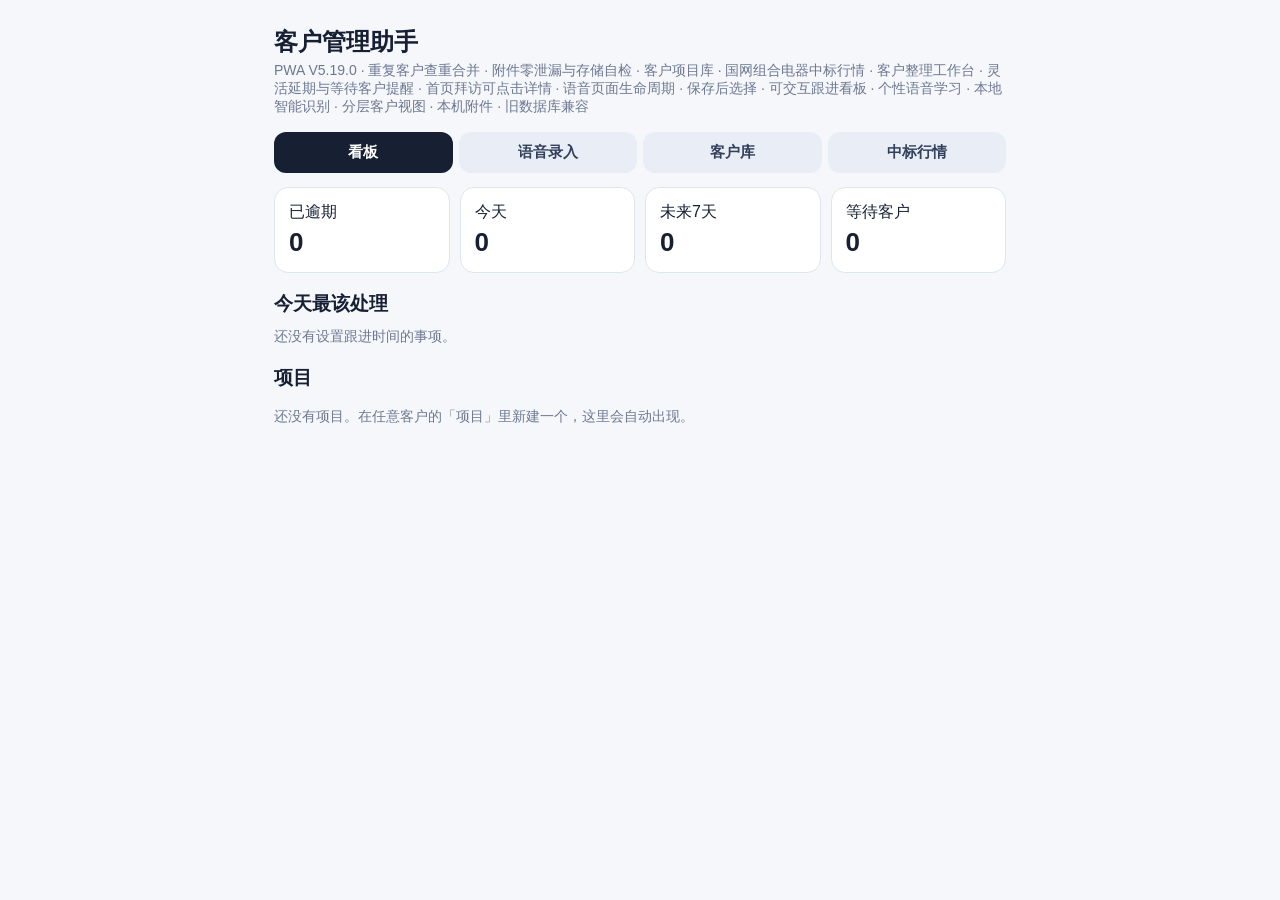
<file: index.html>
<!doctype html>
<html lang="zh-CN">
<head>
<meta charset="utf-8">
<meta name="viewport" content="width=device-width,initial-scale=1,viewport-fit=cover">
<title>客户管理助手 V5.19.0</title>
<meta name="theme-color" content="#172033">
<meta name="apple-mobile-web-app-capable" content="yes">
<meta name="apple-mobile-web-app-status-bar-style" content="default">
<meta name="apple-mobile-web-app-title" content="客户管理助手">
<link rel="manifest" href="manifest.webmanifest">
<link rel="apple-touch-icon" href="icon-192.png">
<style>
:root {
  --bg:#f5f7fb; --card:#fff; --text:#172033; --muted:#6d7890;
  --primary:#1f6feb; --border:#dfe5ef; --ok:#15803d;
}
*{box-sizing:border-box}
body{margin:0;background:var(--bg);font-family:-apple-system,BlinkMacSystemFont,"Segoe UI","PingFang SC","Microsoft YaHei",sans-serif;color:var(--text)}
.wrap{max-width:760px;margin:0 auto;padding:18px 14px 90px}
h1{font-size:24px;margin:8px 0 4px}
.sub{color:var(--muted);font-size:14px;margin-bottom:16px}
.card{background:var(--card);border:1px solid var(--border);border-radius:18px;padding:18px;box-shadow:0 4px 18px rgba(20,36,70,.05)}
.step{font-size:13px;color:var(--primary);font-weight:700;margin-bottom:8px}
.question{font-size:22px;font-weight:750;margin-bottom:16px}
input,textarea,select{width:100%;font-size:18px;padding:14px;border:1px solid var(--border);border-radius:12px;background:#fff;outline:none}
textarea{min-height:150px;resize:vertical}
input:focus,textarea:focus,select:focus{border-color:var(--primary);box-shadow:0 0 0 3px rgba(31,111,235,.10)}
.row{display:flex;gap:10px;margin-top:16px}
button{border:0;border-radius:12px;padding:14px 16px;font-size:17px;font-weight:700;cursor:pointer}
.primary{background:var(--primary);color:white;flex:1}
.secondary{background:#eef3fa;color:#25324a}
.small{padding:10px 12px;font-size:14px}
.hidden{display:none!important}
.progress{height:6px;background:#e8edf5;border-radius:99px;margin:0 0 14px;overflow:hidden}
.bar{height:100%;background:var(--primary);width:0;transition:width .2s}
.done{text-align:center;padding:20px 6px}
.done .check{font-size:48px}
.done h2{margin:8px 0}
.tabs{display:flex;gap:8px;margin:14px 0}
.tab{flex:1;background:#e9eef6;color:#33415c}
.tab.active{background:#172033;color:#fff}
.customer{background:white;border:1px solid var(--border);border-radius:14px;padding:14px;margin:10px 0}
.customer h3{margin:0 0 8px;font-size:18px}
.meta{font-size:14px;color:var(--muted);line-height:1.6}
.hist{font-size:14px;margin-top:8px;padding-top:8px;border-top:1px dashed var(--border);white-space:pre-wrap}
.toolbar{display:flex;gap:8px;flex-wrap:wrap;margin-bottom:8px}
.notice{background:#fff7d6;border:1px solid #f0df9a;border-radius:12px;padding:10px 12px;font-size:13px;color:#66571b;margin-bottom:14px}
.badge{display:inline-block;background:#edf4ff;color:#1756a9;border-radius:999px;padding:4px 8px;font-size:12px;margin:2px 4px 2px 0}

.matchbox{margin-top:12px;padding:12px;border:1px solid #cfe0fb;background:#f5f9ff;border-radius:12px}
.matchtitle{font-size:13px;font-weight:700;color:#1f6feb;margin-bottom:8px}
.matchitem{display:flex;align-items:center;justify-content:space-between;gap:10px;padding:9px 0;border-top:1px dashed #dce6f5}
.matchitem:first-of-type{border-top:0}
.matchname{font-size:15px;font-weight:650}
.matchmeta{font-size:12px;color:var(--muted);margin-top:3px}
.usebtn{background:#e8f1ff;color:#1756a9;padding:8px 10px;font-size:13px;white-space:nowrap}
.hint{font-size:13px;color:var(--muted);margin-top:8px;line-height:1.5}
.selectednotice{margin-top:10px;padding:10px 12px;border-radius:10px;background:#ecfdf3;border:1px solid #b7ebc6;color:#166534;font-size:14px;font-weight:700}
.datastatus{background:#eef8f0;border:1px solid #c7e5ce;border-radius:12px;padding:10px 12px;font-size:13px;color:#245b31;margin-bottom:14px;line-height:1.55}
.datastatus b{color:#174d24}

.historypreview{margin-top:12px;border:1px solid #cfe0f7;background:#f7fbff;border-radius:12px;padding:12px}
.historypreview .htitle{font-size:14px;font-weight:800;color:#1756a9;margin-bottom:8px}
.historypreview .hitem{padding:9px 0;border-top:1px dashed #d9e5f3;font-size:14px;line-height:1.55}
.historypreview .hitem:first-of-type{border-top:0}
.historypreview .hdate{font-weight:700;color:#33415c}
.historypreview .hempty{font-size:13px;color:var(--muted)}

.dashboard-grid{display:grid;grid-template-columns:repeat(2,1fr);gap:10px;margin:12px 0}
.kpi{background:#fff;border:1px solid var(--border);border-radius:14px;padding:14px}
.kpi b{display:block;font-size:26px;margin-top:4px}
.task{background:#fff;border:1px solid var(--border);border-radius:14px;padding:14px;margin:10px 0}
.task.overdue{border-left:5px solid #dc2626}.task.today{border-left:5px solid #f59e0b}.task.future{border-left:5px solid #2563eb}
.tasktop{display:flex;justify-content:space-between;gap:8px;align-items:center}
.pri{font-size:12px;font-weight:800;border-radius:999px;padding:4px 8px;background:#eef3fa}
.voicebox{background:#fff;border:1px solid var(--border);border-radius:18px;padding:18px}
.mic{width:100%;font-size:20px;background:#172033;color:#fff;margin:10px 0}
.transcript{min-height:110px}
.confirmgrid{display:grid;gap:10px;margin-top:12px}
.confirmitem{background:#f7f9fc;border:1px solid var(--border);border-radius:12px;padding:10px}
.warn{background:#fff7d6;border-color:#f0df9a}
.choicebar{display:flex;gap:6px;flex-wrap:wrap;margin-top:8px}
.choicebar button{padding:8px 10px;font-size:13px}
.sectiontitle{font-size:19px;font-weight:800;margin:18px 0 8px}
@media(min-width:700px){.dashboard-grid{grid-template-columns:repeat(4,1fr)}}


.candidatebox{margin-top:8px}.candidate{display:flex;justify-content:space-between;gap:10px;align-items:center;padding:10px 0;border-top:1px dashed var(--border)}.candidate:first-child{border-top:0}.confhigh{color:#166534}.confmid{color:#92400e}.conflow{color:#991b1b}.confidence{font-size:12px;font-weight:800}

.dbactions{display:flex;gap:6px;flex-wrap:wrap;margin-top:10px}
.editbtn{background:#e8f1ff;color:#1756a9;padding:8px 10px;font-size:13px}
.delbtn{background:#fee2e2;color:#991b1b;padding:8px 10px;font-size:13px}
.contactrow{border:1px solid var(--border);border-radius:10px;padding:10px;margin:8px 0;background:#fafcff}
.histactions{display:flex;gap:6px;margin-top:8px}

.attachbox{margin-top:10px;padding:10px;border:1px solid var(--border);border-radius:12px;background:#f8fafc}
.attachitem{display:flex;justify-content:space-between;align-items:center;gap:8px;padding:8px 0;border-top:1px dashed var(--border)}
.attachitem:first-child{border-top:0}.attachmeta{min-width:0;flex:1}.attachname{font-weight:700;overflow:hidden;text-overflow:ellipsis;white-space:nowrap}
.linkinput{width:100%;margin-top:6px}

.fieldline{display:flex;align-items:flex-start;justify-content:space-between;gap:10px;padding:8px 0;border-top:1px dashed var(--border)}
.fieldline:first-child{border-top:0}.fieldmain{min-width:0;flex:1}.fieldlabel{font-size:12px;color:var(--muted);margin-bottom:3px}.fieldvalue{white-space:pre-wrap;word-break:break-word;line-height:1.55}.fieldactions{display:flex;gap:5px;flex-shrink:0}.fieldactions button{padding:7px 9px;font-size:12px}

.dbnav{display:flex;align-items:center;gap:8px;margin:8px 0 12px;flex-wrap:wrap}
.dbcrumb{font-size:13px;color:var(--muted)}
.customerSummary,.entityCard,.reportCard{border:1px solid var(--border);border-radius:14px;padding:14px;margin:10px 0;background:#fff}
.customerSummary h3,.entityCard h3{margin:0 0 8px}.countRow{display:grid;grid-template-columns:repeat(2,minmax(0,1fr));gap:8px;margin:10px 0}.countBox{border:1px solid var(--border);background:#f8fafc;border-radius:12px;padding:10px;text-align:center}.countBox b{display:block;font-size:22px;margin-top:2px}.recentTitle{font-size:13px;font-weight:800;color:#33415c;margin-top:10px}.miniReport{padding:9px 0;border-top:1px dashed var(--border)}.miniReport:first-child{border-top:0}.miniDate{font-size:12px;color:var(--muted);margin-bottom:3px}.miniContent{font-size:14px;line-height:1.45;display:-webkit-box;-webkit-line-clamp:2;-webkit-box-orient:vertical;overflow:hidden}.entityTop,.reportTop{display:flex;justify-content:space-between;gap:10px;align-items:flex-start}.pill{display:inline-block;background:#eef4ff;border-radius:999px;padding:4px 8px;font-size:12px;color:#33415c}.detailTitle{font-size:19px;font-weight:900;margin:8px 0}.reportCard{cursor:pointer}.reportCard:active{transform:scale(.995)}

.followOverlay{position:fixed;inset:0;background:rgba(15,23,42,.52);z-index:10020;display:flex;align-items:flex-end;justify-content:center;padding:14px}.followSheet{width:min(620px,100%);background:#fff;border-radius:18px 18px 14px 14px;padding:16px;box-shadow:0 -12px 40px rgba(15,23,42,.18)}.followSheet h3{margin:0 0 6px;font-size:20px}.followSheet .meta{line-height:1.5}.followQuick{display:grid;grid-template-columns:repeat(2,minmax(0,1fr));gap:8px;margin:14px 0}.followQuick button{width:100%}.followCustom{display:flex;gap:8px;align-items:center;flex-wrap:wrap}.followCustom input{flex:1;min-width:210px}.followCancel{margin-top:12px;width:100%}@media(min-width:700px){.followOverlay{align-items:center}.followSheet{border-radius:18px}}

.previewOverlay{position:fixed;inset:0;background:rgba(0,0,0,.62);z-index:9999;display:flex;align-items:center;justify-content:center;padding:16px}.previewCard{width:min(900px,100%);max-height:92vh;background:#fff;border-radius:16px;overflow:hidden;display:flex;flex-direction:column}.previewHead{display:flex;align-items:center;justify-content:space-between;gap:10px;padding:12px 14px;border-bottom:1px solid var(--border)}.previewTitle{font-weight:800;overflow:hidden;text-overflow:ellipsis;white-space:nowrap}.previewBody{padding:12px;overflow:auto;min-height:160px}.previewBody img{display:block;max-width:100%;height:auto;margin:auto}.previewBody iframe{width:100%;height:72vh;border:0}.previewBody video{max-width:100%;max-height:72vh}.previewBody audio{width:100%}.previewText{white-space:pre-wrap;word-break:break-word;font-size:14px}.previewActions{display:flex;gap:8px;padding:12px 14px;border-top:1px solid var(--border);flex-wrap:wrap}

.visitEditOverlay{position:fixed;inset:0;background:rgba(15,23,42,.55);z-index:10030;display:flex;align-items:flex-end;justify-content:center;padding:12px}.visitEditOverlay.hidden{display:none!important}.visitEditSheet{width:min(720px,100%);max-height:94vh;overflow:auto;background:#fff;border-radius:20px 20px 14px 14px;padding:16px;box-shadow:0 -14px 46px rgba(15,23,42,.2)}.visitEditSheet h3{margin:0 0 10px;font-size:20px}.veGrid{display:grid;grid-template-columns:1fr;gap:12px}.veField label{display:block;font-size:13px;font-weight:800;color:#334155;margin-bottom:6px}.veField input,.veField textarea,.veField select{width:100%}.veField textarea{min-height:110px}.segBtns{display:flex;gap:8px;flex-wrap:wrap}.segBtns button{padding:9px 12px}.segBtns button.active{background:#172033;color:#fff}.contactChoiceBtns{display:flex;gap:8px;flex-wrap:wrap;margin-bottom:8px}.contactChoiceBtns button{padding:9px 12px}.contactChoiceBtns button.active{background:#1f4fa3;color:#fff}.visitEditActions{display:flex;gap:8px;flex-wrap:wrap;margin-top:14px}.visitEditHead{display:flex;align-items:center;justify-content:space-between;gap:12px;position:sticky;top:-16px;background:#fff;z-index:3;padding:14px 0 8px}.visitEditHead h3{margin:0}.visitCloseBtn{width:40px;height:40px;min-width:40px;border-radius:999px;border:1px solid #d7deea;background:#f8fafc;color:#172033;font-size:28px;line-height:1;padding:0}.visitEditActions{position:sticky;bottom:-16px;background:#fff;padding:10px 0 14px;z-index:3;border-top:1px solid #eef2f7}.visitEditSheet{overscroll-behavior:contain;-webkit-overflow-scrolling:touch}.cleanupCard{border:1px solid var(--border);border-radius:14px;padding:12px;margin:10px 0;background:#fff}.cleanupTitle{font-weight:800}.cleanupWarn{font-size:12px;color:#9a3412;margin-top:4px}.toolbar .dangerLite{background:#fff7ed;color:#9a3412;border:1px solid #fed7aa}@media(min-width:700px){.visitEditOverlay{align-items:center}.visitEditSheet{border-radius:18px}.veGrid{grid-template-columns:1fr 1fr}.veField.full{grid-column:1/-1}}

/* ===== 国网中标行情 ===== */
.tabs{gap:6px}
.tab{padding:11px 4px;font-size:15px}
.mktStatus{display:flex;align-items:center;justify-content:space-between;gap:10px;flex-wrap:wrap;background:#eef8f0;border:1px solid #c7e5ce;border-radius:12px;padding:10px 12px;font-size:13px;color:#245b31;margin-bottom:12px;line-height:1.55}
.mktStatus.warn{background:#fff7d6;border-color:#f0df9a;color:#66571b}
.mktStatus.err{background:#fef2f2;border-color:#fecaca;color:#991b1b}
.mktStatus .stxt{flex:1;min-width:190px}
.mktFilters{display:flex;gap:6px;flex-wrap:wrap;margin-bottom:12px}
.mktChip{background:#e9eef6;color:#33415c;border:0;border-radius:999px;padding:8px 12px;font-size:14px;font-weight:700;cursor:pointer}
.mktChip.active{background:#172033;color:#fff}
.mktChip.mine{background:#eef4ff;color:#1756a9}
.mktChip.mine.active{background:#1f4fa3;color:#fff}
.mktKpis{display:grid;grid-template-columns:repeat(3,minmax(0,1fr));gap:8px;margin-bottom:14px}
.mktKpi{background:#fff;border:1px solid var(--border);border-radius:14px;padding:12px 8px;text-align:center}
.mktKpi span{display:block;font-size:12px;color:var(--muted);margin-bottom:4px}
.mktKpi b{font-size:20px;color:#172033}
.mktKpi small{display:block;font-size:11px;color:var(--muted);margin-top:2px}
.mktRow{display:flex;gap:10px;align-items:center;background:#fff;border:1px solid var(--border);border-radius:14px;padding:11px 12px;margin-bottom:8px}
.mktRow.mine{border-color:#bcd3fb;background:#f8fbff;cursor:pointer}
.mktRow.mine:active{transform:scale(.995)}
.mktRank{width:30px;min-width:30px;height:30px;border-radius:999px;background:#eef3fa;color:#33415c;font-weight:800;font-size:14px;display:flex;align-items:center;justify-content:center}
.mktRow.mine .mktRank{background:#1f4fa3;color:#fff}
.mktMain{flex:1;min-width:0}
.mktName{font-size:15px;font-weight:700;line-height:1.35;word-break:break-all}
.mktTag{display:inline-block;background:#e8f1ff;color:#1756a9;border-radius:999px;padding:2px 7px;font-size:11px;font-weight:700;margin-left:6px;white-space:nowrap}
.mktBarWrap{height:6px;background:#eef2f7;border-radius:99px;margin:6px 0 5px;overflow:hidden}
.mktBarWrap i{display:block;height:100%;background:#1f6feb;border-radius:99px}
.mktRow.mine .mktBarWrap i{background:#1756a9}
.mktMeta{font-size:12px;color:var(--muted)}
.mktAmt{text-align:right;font-size:13px;font-weight:800;color:#172033;white-space:nowrap}
.mktAmt small{display:block;font-weight:600;color:var(--muted);font-size:11px;margin-top:3px}
.mktEmpty{background:#fff;border:1px dashed var(--border);border-radius:14px;padding:22px 14px;text-align:center;color:var(--muted);font-size:14px;line-height:1.7}
.mktNote{margin-top:14px;font-size:12px;color:var(--muted);line-height:1.75;background:#fff;border:1px solid var(--border);border-radius:14px;padding:12px}
.mktNote b{color:#33415c}

/* ===== 项目 ===== */
.countRow3{display:grid;grid-template-columns:repeat(3,minmax(0,1fr));gap:8px;margin:10px 0}
.projCard{background:#fff;border:1px solid var(--border);border-radius:14px;padding:12px;margin:10px 0;cursor:pointer}
.projCard:active{transform:scale(.995)}
.projTop{display:flex;justify-content:space-between;gap:10px;align-items:flex-start}
.projName{font-size:16px;font-weight:800;line-height:1.35;word-break:break-all}
.projCode{font-size:12px;color:var(--muted);margin-top:3px;word-break:break-all}
.projMetaRow{display:flex;gap:14px;flex-wrap:wrap;font-size:12px;color:var(--muted);margin-top:9px;padding-top:8px;border-top:1px dashed var(--border)}
.projStat{display:inline-block;border-radius:999px;padding:3px 10px;font-size:12px;font-weight:700;color:#fff;white-space:nowrap}
.projStatBtns{display:flex;gap:6px;flex-wrap:wrap;margin-top:6px}
.projStatBtns button{padding:9px 12px;font-size:14px}
.toolbar .backupStrong{background:#0f766e;color:#fff;border:1px solid #0d9488}
.projLinkRow{font-size:12px;color:var(--muted);margin-top:6px}
/* ---- V5.15.0 看板 · 项目区 ---- */
.projKpis{display:flex;gap:8px;flex-wrap:wrap;margin:10px 0 4px}
.projKpis button{flex:0 0 auto;padding:9px 12px;font-size:14px}
.projKpis button.active{background:#172033;color:#fff}
.projKpis button.warn{color:#9a3412;background:#fff7ed;border-color:#fca5a5}
.projKpis button.warn.active{background:#9a3412;color:#fff;border-color:#9a3412}
.dashProj{background:#fff;border:1px solid var(--border);border-radius:14px;padding:13px;margin:10px 0;cursor:pointer}
.dashProjTop{display:flex;justify-content:space-between;align-items:flex-start;gap:10px}
.dashProjName{font-weight:800;font-size:16px;line-height:1.35}
.dashProjCust{font-size:13px;color:#64748b;margin-top:3px;word-break:break-all}
.dashProjMeta{display:flex;gap:10px;flex-wrap:wrap;font-size:12px;color:#6d7890;margin-top:8px}
.dashProjStale{color:#9a3412;font-weight:700}
.dashProjActs{display:flex;gap:8px;flex-wrap:wrap;margin-top:10px}
.dashProjActs button{padding:8px 12px;font-size:13px}
.projMoreWrap{margin:10px 0 0}
/* V5.17.0：让「＋ 新建项目」和「当前选中」在视觉上彻底分开（原来两个都是实心蓝） */
.contactChoiceBtns button.newProjBtn{border-style:dashed;border-color:#8fb0dd;color:#1f4fa3;background:#fff}
.contactChoiceBtns button.newProjBtn:hover{background:#eef3fa;border-color:#1f4fa3}
.mergeCard{background:#fff;border:1px solid var(--border);border-radius:14px;padding:12px;margin-bottom:12px}
.mergeReason{font-size:12px;color:var(--muted);margin-bottom:8px}
.mergeSide{padding:8px 10px;background:#f5f7fb;border-radius:10px;margin-top:6px}
.mergeSideTag{display:inline-block;font-size:11px;font-weight:800;color:#fff;background:#8a97ad;border-radius:6px;padding:1px 6px;letter-spacing:1px}
.mergeSideName{font-size:15px;font-weight:800;margin:4px 0 2px;word-break:break-all}
.mergeHint{font-size:12px;color:#1f4fa3;background:#eef3fa;border-radius:8px;padding:6px 8px;margin-top:8px}
.mergeCard .choicebar button{flex:1 1 auto}
</style>
</head>
<body>
<div class="wrap">
  <h1>客户管理助手</h1>
  <div class="sub">PWA V5.19.0 · 重复客户查重合并 · 附件零泄漏与存储自检 · 客户项目库 · 国网组合电器中标行情 · 客户整理工作台 · 灵活延期与等待客户提醒 · 首页拜访可点击详情 · 语音页面生命周期 · 保存后选择 · 可交互跟进看板 · 个性语音学习 · 本地智能识别 · 分层客户视图 · 本机附件 · 旧数据库兼容</div>

  <div class="tabs">
    <button class="tab active" id="tabDash" onclick="showTab('dash')">看板</button>
    <button class="tab" id="tabVoice" onclick="showTab('voice')">语音录入</button>
    <button class="tab" id="tabDB" onclick="showTab('db')">客户库</button>
    <button class="tab" id="tabMkt" onclick="showTab('mkt')">中标行情</button>
  </div>

  <section id="dashPanel">
    <div class="dashboard-grid">
      <div class="kpi" role="button" tabindex="0" onclick="openTaskFilter('overdue')" onkeydown="if(event.key==='Enter'||event.key===' '){event.preventDefault();openTaskFilter('overdue')}">已逾期<b id="kOverdue">0</b></div>
      <div class="kpi" role="button" tabindex="0" onclick="openTaskFilter('today')" onkeydown="if(event.key==='Enter'||event.key===' '){event.preventDefault();openTaskFilter('today')}">今天<b id="kToday">0</b></div>
      <div class="kpi" role="button" tabindex="0" onclick="openTaskFilter('week')" onkeydown="if(event.key==='Enter'||event.key===' '){event.preventDefault();openTaskFilter('week')}">未来7天<b id="kWeek">0</b></div>
      <div class="kpi" role="button" tabindex="0" onclick="openTaskFilter('waiting')" onkeydown="if(event.key==='Enter'||event.key===' '){event.preventDefault();openTaskFilter('waiting')}">等待客户<b id="kWaiting">0</b></div>
    </div>
    <div class="sectiontitle">今天最该处理</div>
    <div id="taskList"></div>
    <div class="sectiontitle">项目 <span class="meta" id="projSectionMeta"></span></div>
    <div class="projKpis" id="projKpis"></div>
    <div id="dashProjList"></div>
  </section>

  <section id="taskFilterPanel" class="hidden">
    <div class="toolbar" style="margin-bottom:10px">
      <button class="secondary small" onclick="backToDashboard()">← 返回看板</button>
    </div>
    <div class="sectiontitle" id="taskFilterTitle">跟进事项</div>
    <div class="meta" id="taskFilterMeta" style="margin-bottom:10px"></div>
    <div id="taskFilterList"></div>
  </section>

  <section id="voicePanel" class="hidden">
    <div class="voicebox">
      <div class="question">🎙️ 说一次拜访</div><div class="notice"><b>新增只走语音：</b>识别后所有字段都可以在确认页修改；确认无误后再保存。</div>
      <div class="meta">例如：今天拜访某某电气王经理，聊了550项目，下周三上午十点跟进，比较重要。</div>
      <div class="datastatus" id="voiceLearnStatus" style="margin-top:10px;margin-bottom:6px">个性语音学习：准备中…</div>
      <button class="mic" id="micBtn" onclick="toggleVoice()">开始说话</button>
      <textarea id="voiceText" class="transcript" placeholder="识别结果会出现在这里；也可以直接粘贴或手动输入。"></textarea>
      <div class="row"><button class="primary" onclick="extractVoice()">提取关键信息</button></div>
      <div id="voiceConfirm"></div>
      <div class="card hidden" id="voiceDoneCard" style="margin-top:14px">
        <div class="done">
          <div class="check">✅</div>
          <h2>本次拜访已保存</h2>
          <div class="meta" id="voiceDoneText"></div>
          <div class="row" style="margin-top:14px">
            <button class="primary" onclick="newVoiceVisit()">新增一条拜访</button>
            <button class="secondary" onclick="openLastVoiceCustomer()">查看刚保存的客户</button>
            <button class="secondary" onclick="showTab('dash')">返回跟进看板</button>
          </div>
        </div>
      </div>
    </div>
  </section>

  <section id="formPanel" class="hidden" style="display:none!important">
    <div class="notice"><b>数据安全：</b>新打开的网页初始数据库为空。每次“仅保存”都会立即写入本机浏览器；当天最后一次拜访建议点“保存并导出数据”，再把 JSON 存到“文件”App / iCloud Drive。浏览器数据用于日常工作，JSON 文件作为长期备份。</div>
    <div class="datastatus" id="dataStatus">正在检查主数据状态…</div>
    <div class="progress"><div class="bar" id="bar"></div></div>
    <div class="card" id="formCard">
      <div class="step" id="stepLabel"></div>
      <div class="question" id="question"></div>
      <div id="field"></div>
      <div class="row">
        <button class="secondary" id="backBtn" onclick="prevStep()">上一步</button>
        <button class="primary" id="nextBtn" onclick="nextStep()">下一步</button>
      </div>
    </div>

    <div class="card hidden" id="doneCard">
      <div class="done">
        <div class="check">✅</div>
        <h2>已保存</h2>
        <div class="meta" id="doneText"></div>
        <div class="row">
          <button class="primary" onclick="showTab('voice')">继续语音录入</button>
          <button class="secondary" onclick="showTab('db')">查看客户库</button>
        </div>
      </div>
    </div>
  </section>

  <section id="dbPanel" class="hidden">
    <div class="toolbar">
      <button class="primary small" onclick="saveAndExportData()">备份当前数据库</button>
      <button class="secondary small" onclick="document.getElementById('importFile').click()">导入主数据 JSON</button>
      <button class="secondary small" onclick="exportCSV()">导出 CSV 查看</button>
      <button class="secondary small backupStrong" onclick="exportFullBackup()">完整备份（含附件）</button>
      <button class="secondary small" onclick="document.getElementById('importFullFile').click()">恢复完整备份</button>
      <button class="secondary small dangerLite" onclick="openCleanup()">待整理</button>
      <button class="secondary small" onclick="checkStorageHealth()">存储自检</button>
      <button class="secondary small" onclick="openMerge()">查重合并</button>
      <input id="importFile" type="file" accept=".json" class="hidden" onchange="importJSON(event)">
      <input id="importFullFile" type="file" accept=".json" class="hidden" onchange="importFullBackup(event.target.files[0]);event.target.value=''">
    </div>
    <input id="search" placeholder="搜索客户 / 联系人 / 电话" oninput="renderDB()" style="margin:8px 0 12px">
    <div id="dbList"></div>
  </section>

  <section id="mktPanel" class="hidden">
    <div class="mktStatus" id="mktStatus"><div class="stxt">正在加载行情数据…</div></div>
    <div class="mktFilters" id="mktFilters"></div>
    <div class="mktKpis" id="mktKpis"></div>
    <div id="mktBody"></div>
    <div class="mktNote" id="mktNote"></div>
  </section>
</div>

<div id="followOverlay" class="followOverlay hidden" onclick="if(event.target===this)closeFollowPicker()">
  <div class="followSheet" role="dialog" aria-modal="true" aria-labelledby="followPickerTitle">
    <h3 id="followPickerTitle">选择时间</h3>
    <div class="meta" id="followPickerDesc"></div>
    <div class="followQuick" id="followQuick"></div>
    <div class="followCustom">
      <input id="followCustomTime" type="datetime-local">
      <button class="primary" onclick="applyCustomFollowTime()">使用自定义时间</button>
    </div>
    <button class="secondary followCancel" onclick="closeFollowPicker()">取消</button>
  </div>
</div>


<div id="visitEditOverlay" class="visitEditOverlay hidden" onclick="if(event.target===this)closeVisitEditor()">
  <div class="visitEditSheet" role="dialog" aria-modal="true" aria-labelledby="visitEditTitle">
    <div class="visitEditHead"><h3 id="visitEditTitle">编辑拜访</h3><button type="button" class="visitCloseBtn" aria-label="关闭" onclick="closeVisitEditor()">×</button></div>
    <div class="veGrid">
      <div class="veField"><label>拜访日期</label><input id="veDate" type="date"></div>
      <div class="veField"><label>联系人（优先点选，也可直接输入）</label><div class="contactChoiceBtns" id="veContactBtns"></div><input id="veContact" list="veContactList" placeholder="没有合适联系人时再输入新名字"><datalist id="veContactList"></datalist></div>
      <div class="veField full"><label>关联项目</label><div class="contactChoiceBtns" id="veProjectBtns"></div><input id="veProject" type="hidden" value=""></div>
      <div class="veField"><label>办公地</label><input id="veOffice" placeholder="可留空"></div>
      <div class="veField"><label>跟进时间</label><input id="veFollow" type="datetime-local"></div>
      <div class="veField full"><label>沟通内容</label><textarea id="veContent"></textarea></div>
      <div class="veField full"><label>待办 / 下一步</label><textarea id="veTodo"></textarea></div>
      <div class="veField full"><label>重要程度</label><div class="segBtns" id="vePriorityBtns"></div><input id="vePriority" type="hidden" value="B"></div>
      <div class="veField full"><label>状态</label><div class="segBtns" id="veStatusBtns"></div><input id="veStatus" type="hidden" value="待跟进"></div>
    </div>
    <div class="visitEditActions"><button class="primary" onclick="saveVisitEditor()">保存</button><button class="secondary" onclick="closeVisitEditor()">取消</button></div>
  </div>
</div>

<script id="marketSnapshot" type="application/json">{"schema":1,"goods":"组合电器","title":"国家电网组合电器中标行情","updatedAt":"2026-09-16","source":"电能革新（微信公众号）公开发布的中标分析文章，经新浪财经等门户同步转载","years":[2026],"items":[{"period":"2026-1","publishDate":"2026-03-25","tenderNo":"0711-260TL00311002 + 0711-260TL00411003","batchName":"国家电网有限公司2026年输变电项目第一次变电设备(含电缆)公开招标采购 + 国家电网有限公司2026年青藏铁路电气化外电配套工程新增第一次变电设备公开招标采购","totalWan":290327,"packages":77,"winnerCount":25,"winners":[{"rank":1,"company":"上海思源高压开关有限公司","packages":9,"amountWan":81315},{"rank":2,"company":"河南平高电气股份有限公司","packages":6,"amountWan":50513},{"rank":3,"company":"西安西电开关电气有限公司","packages":7,"amountWan":33548},{"rank":4,"company":"河南平芝高压开关有限公司","packages":6,"amountWan":25468},{"rank":5,"company":"山东泰开高压开关有限公司","packages":6,"amountWan":18695},{"rank":6,"company":"西安西电高压开关有限责任公司","packages":3,"amountWan":9107},{"rank":7,"company":"山东泰开电力开关有限公司","packages":4,"amountWan":6781},{"rank":8,"company":"厦门日立能源高压开关有限公司","packages":3,"amountWan":6553},{"rank":9,"company":"湖南长高电气有限公司","packages":3,"amountWan":6317},{"rank":10,"company":"江苏省如高高压电器有限公司","packages":3,"amountWan":6108},{"rank":11,"company":"特变电工中发上海高压开关有限公司","packages":3,"amountWan":5949},{"rank":12,"company":"上海西电高压开关有限公司","packages":4,"amountWan":5495},{"rank":13,"company":"新东北电气集团高压开关有限公司","packages":3,"amountWan":5441},{"rank":14,"company":"山东电工电气日立高压开关有限公司","packages":3,"amountWan":5360},{"rank":15,"company":"泰安泰山高压开关有限公司","packages":2,"amountWan":4187},{"rank":16,"company":"无锡恒驰中兴开关有限公司","packages":2,"amountWan":2591},{"rank":17,"company":"正泰电气股份有限公司","packages":1,"amountWan":2433},{"rank":18,"company":"平高集团威海高压电器有限公司","packages":1,"amountWan":2410},{"rank":19,"company":"江苏沃能高压电气有限公司","packages":1,"amountWan":2337},{"rank":20,"company":"北京日立能源高压开关设备有限公司","packages":1,"amountWan":2252},{"rank":21,"company":"广州西电高压电气制造有限公司","packages":1,"amountWan":2200},{"rank":22,"company":"青岛特锐德电气股份有限公司","packages":1,"amountWan":2149},{"rank":23,"company":"北京北开电气股份有限公司","packages":2,"amountWan":2018},{"rank":24,"company":"青岛益和电气集团股份有限公司","packages":1,"amountWan":828},{"rank":25,"company":"山东达驰高压开关有限公司","packages":1,"amountWan":271}]},{"period":"2026-2","publishDate":"2026-04-30","tenderNo":"0711-260TL02711017 + 0711-260TL02811018 + 0711-260TL04011023","batchName":"国家电网有限公司2026年输变电项目第二次变电设备(含电缆)公开招标采购 + 国家电网有限公司2026年输变电项目第一次变电设备框架协议(协议库存)公开招标采购 + 国家电网有限公司2026年青藏铁路电气化外电配套工程新增第二次变电设备公开招标采购","totalWan":399906,"packages":83,"winnerCount":26,"winners":[{"rank":1,"company":"河南平高电气股份有限公司","packages":6,"amountWan":58113},{"rank":2,"company":"西安西电开关电气有限公司","packages":5,"amountWan":44448},{"rank":3,"company":"山东泰开高压开关有限公司","packages":8,"amountWan":41620},{"rank":4,"company":"上海思源高压开关有限公司","packages":9,"amountWan":39660},{"rank":5,"company":"湖南长高电气有限公司","packages":5,"amountWan":20385},{"rank":6,"company":"山东电工电气日立高压开关有限公司","packages":5,"amountWan":18686},{"rank":7,"company":"河南平芝高压开关有限公司","packages":5,"amountWan":18176},{"rank":8,"company":"西安西电高压开关有限责任公司","packages":3,"amountWan":16287},{"rank":9,"company":"新东北电气集团高压开关有限公司","packages":4,"amountWan":15655},{"rank":10,"company":"正泰电气股份有限公司","packages":4,"amountWan":14969},{"rank":11,"company":"山东泰开电力开关有限公司","packages":3,"amountWan":13387},{"rank":12,"company":"江苏省如高高压电器有限公司","packages":4,"amountWan":12022},{"rank":13,"company":"青岛益和电气集团股份有限公司","packages":3,"amountWan":10204},{"rank":14,"company":"无锡恒驰中兴开关有限公司","packages":2,"amountWan":9835},{"rank":15,"company":"上海西电高压开关有限公司","packages":3,"amountWan":9424},{"rank":16,"company":"泰安泰山高压开关有限公司","packages":2,"amountWan":9362},{"rank":17,"company":"许继(厦门)智能电力设备股份有限公司","packages":3,"amountWan":9145},{"rank":18,"company":"青岛特锐德电气股份有限公司","packages":1,"amountWan":5209},{"rank":19,"company":"特变电工中发上海高压开关有限公司","packages":1,"amountWan":4985},{"rank":20,"company":"北京日立能源高压开关设备有限公司","packages":1,"amountWan":4677},{"rank":21,"company":"厦门日立能源高压开关有限公司","packages":1,"amountWan":4362},{"rank":22,"company":"平高集团威海高压电器有限公司","packages":1,"amountWan":4098},{"rank":23,"company":"江苏沃能高压电气有限公司","packages":1,"amountWan":3965},{"rank":24,"company":"广州西电高压电气制造有限公司","packages":1,"amountWan":3951},{"rank":25,"company":"厦门华电开关有限公司","packages":1,"amountWan":3795},{"rank":26,"company":"山东达驰高压开关有限公司","packages":1,"amountWan":3487}]},{"period":"2026-3","publishDate":"2026-07-16","tenderNo":"0711-260TL07011033","batchName":"国家电网有限公司2026年输变电项目第三次变电设备(含电缆)公开招标采购","totalWan":449969,"packages":83,"winnerCount":27,"winners":[{"rank":1,"company":"上海思源高压开关有限公司","packages":8,"amountWan":64578},{"rank":2,"company":"河南平高电气股份有限公司","packages":5,"amountWan":36571},{"rank":3,"company":"山东泰开高压开关有限公司","packages":5,"amountWan":32411},{"rank":4,"company":"河南平芝高压开关有限公司","packages":6,"amountWan":29872},{"rank":5,"company":"西安西电开关电气有限公司","packages":6,"amountWan":25722},{"rank":6,"company":"山东电工电气日立高压开关有限公司","packages":4,"amountWan":25077},{"rank":7,"company":"湖南长高电气有限公司","packages":4,"amountWan":24436},{"rank":8,"company":"正泰电气股份有限公司","packages":4,"amountWan":21831},{"rank":9,"company":"新东北电气集团高压开关有限公司","packages":5,"amountWan":20440},{"rank":10,"company":"西安西电高压开关有限责任公司","packages":3,"amountWan":16755},{"rank":11,"company":"上海西门子能源高压开关有限公司","packages":2,"amountWan":16520},{"rank":12,"company":"山东泰开电力开关有限公司","packages":4,"amountWan":14693},{"rank":13,"company":"江苏省如高高压电器有限公司","packages":3,"amountWan":13331},{"rank":14,"company":"上海西电高压开关有限公司","packages":3,"amountWan":12542},{"rank":15,"company":"泰安泰山高压开关有限公司","packages":3,"amountWan":12541},{"rank":16,"company":"无锡恒驰中兴开关有限公司","packages":2,"amountWan":11021},{"rank":17,"company":"特变电工中发上海高压开关有限公司","packages":2,"amountWan":10717},{"rank":18,"company":"北京北开电气股份有限公司","packages":3,"amountWan":9827},{"rank":19,"company":"许继(厦门)智能电力设备股份有限公司","packages":2,"amountWan":9667},{"rank":20,"company":"厦门日立能源高压开关有限公司","packages":2,"amountWan":6390},{"rank":21,"company":"厦门华电开关有限公司","packages":1,"amountWan":5652},{"rank":22,"company":"青岛特锐德电气股份有限公司","packages":1,"amountWan":5534},{"rank":23,"company":"广州西电高压电气制造有限公司","packages":1,"amountWan":5356},{"rank":24,"company":"青岛益和电气集团股份有限公司","packages":1,"amountWan":5198},{"rank":25,"company":"平高集团威海高压电器有限公司","packages":1,"amountWan":5100},{"rank":26,"company":"广州白云电器设备股份有限公司","packages":1,"amountWan":4738},{"rank":27,"company":"北京日立能源高压开关设备有限公司","packages":1,"amountWan":3448}]},{"period":"2026-4","publishDate":"2026-09-04","tenderNo":"0711-260TL09811048","batchName":"国家电网有限公司2026年输变电项目第四次变电设备(含电缆)公开招标采购","totalWan":288078,"packages":62,"winnerCount":21,"winners":[{"rank":1,"company":"河南平高电气股份有限公司","packages":6,"amountWan":43067},{"rank":2,"company":"上海思源高压开关有限公司","packages":7,"amountWan":37993},{"rank":3,"company":"山东泰开高压开关有限公司","packages":5,"amountWan":26688},{"rank":4,"company":"河南平芝高压开关有限公司","packages":5,"amountWan":24850},{"rank":5,"company":"西安西电开关电气有限公司","packages":4,"amountWan":18023},{"rank":6,"company":"湖南长高电气有限公司","packages":3,"amountWan":18018},{"rank":7,"company":"新东北电气集团高压开关有限公司","packages":3,"amountWan":12337},{"rank":8,"company":"山东泰开电力开关有限公司","packages":4,"amountWan":11529},{"rank":9,"company":"西安西电高压开关有限责任公司","packages":3,"amountWan":11463},{"rank":10,"company":"上海西电高压开关有限公司","packages":2,"amountWan":10760},{"rank":11,"company":"山东电工电气日立高压开关有限公司","packages":3,"amountWan":10749},{"rank":12,"company":"泰安泰山高压开关有限公司","packages":3,"amountWan":10281},{"rank":13,"company":"正泰电气股份有限公司","packages":2,"amountWan":9730},{"rank":14,"company":"江苏省如高高压电器有限公司","packages":2,"amountWan":8575},{"rank":15,"company":"许继(厦门)智能电力设备股份有限公司","packages":2,"amountWan":7865},{"rank":16,"company":"青岛益和电气集团股份有限公司","packages":2,"amountWan":7285},{"rank":17,"company":"厦门日立能源高压开关有限公司","packages":2,"amountWan":6549},{"rank":18,"company":"厦门华电开关有限公司","packages":1,"amountWan":4782},{"rank":19,"company":"青岛特锐德电气股份有限公司","packages":1,"amountWan":3741},{"rank":20,"company":"特变电工中发上海高压开关有限公司","packages":1,"amountWan":3512},{"rank":21,"company":"北京北开电气股份有限公司","packages":1,"amountWan":281}]}],"sources":[{"period":"2026-1","url":"https://finance.sina.cn/2026-04-10/detail-inhtznzw8248703.d.html"},{"period":"2026-2","url":"https://finance.sina.cn/2026-05-03/detail-inhwrxaz0563383.d.html"},{"period":"2026-3","url":"https://cj.sina.cn/articles/view/5953466437/162dab0450670b2lb8"},{"period":"2026-4","url":"https://finance.sina.com.cn/roll/2026-09-05/doc-iniquyin4896016.shtml"}]}</script>

<script>
const SEED = [];
const KEY = 'mobile_crm_v1_data';
const META_KEY = 'mobile_crm_v1_meta';
const ALIAS_KEY = 'mobile_crm_v5_aliases';
const VOICE_LEARN_KEY = 'mobile_crm_v57_voice_learning';
let learnedAliases = JSON.parse(localStorage.getItem(ALIAS_KEY) || '{}');
let voiceLearning = JSON.parse(localStorage.getItem(VOICE_LEARN_KEY) || 'null') || {corrections:{},contactAliases:{}};
if(!voiceLearning.corrections || typeof voiceLearning.corrections!=='object') voiceLearning.corrections={};
if(!voiceLearning.contactAliases || typeof voiceLearning.contactAliases!=='object') voiceLearning.contactAliases={};
let data = JSON.parse(localStorage.getItem(KEY) || 'null') || SEED;
let meta = JSON.parse(localStorage.getItem(META_KEY) || 'null') || {source:'空白数据库', fileName:'', importedAt:'', exportedAt:''};
let step = 0;
let answers = {
  customer:'', contact:'', phone:'', office:'',
  date:new Date().toISOString().slice(0,10), content:'', todo:'', followUpAt:'', priority:'B', status:'待跟进'
};

const steps = [
  {key:'customer', q:'客户名称？', type:'customer'},
  {key:'contact', q:'联系人？', type:'contact'},
  {key:'phone', q:'电话（可以不填）', type:'tel'},
  {key:'office', q:'办公地？', type:'text'},
  {key:'date', q:'日期？', type:'date'},
  {key:'content', q:'本次更新内容？', type:'textarea'},
  {key:'todo', q:'备注 / 待办（可以不填）', type:'textarea'},
  {key:'followUpAt', q:'下次跟进时间（可以不填）', type:'datetime-local'},
  {key:'priority', q:'重要程度？', type:'priority'},
  {key:'status', q:'当前状态？', type:'status'}
];

function saveStore() {
  localStorage.setItem(KEY, JSON.stringify(data));
  localStorage.setItem(META_KEY, JSON.stringify(meta));
  localStorage.setItem(ALIAS_KEY, JSON.stringify(learnedAliases));
  localStorage.setItem(VOICE_LEARN_KEY, JSON.stringify(voiceLearning));
  updateVoiceLearnStatus();
}

function nowText() {
  const d=new Date();
  const p=n=>String(n).padStart(2,'0');
  return `${d.getFullYear()}-${p(d.getMonth()+1)}-${p(d.getDate())} ${p(d.getHours())}:${p(d.getMinutes())}:${p(d.getSeconds())}`;
}

function safeStamp() {
  const d=new Date();
  const p=n=>String(n).padStart(2,'0');
  return `${d.getFullYear()}-${p(d.getMonth()+1)}-${p(d.getDate())}_${p(d.getHours())}${p(d.getMinutes())}${p(d.getSeconds())}`;
}

function updateDataStatus() {
  const el=document.getElementById('dataStatus');
  if(!el) return;
  const source=meta.fileName ? `已导入：${esc(meta.fileName)}` : esc(meta.source||'浏览器临时副本');
  const imported=meta.importedAt ? `<br>导入时间：${esc(meta.importedAt)}` : '';
  const exported=meta.exportedAt ? `<br>最近生成 JSON：${esc(meta.exportedAt)}` : '<br>最近生成 JSON：尚未生成';
  el.innerHTML=`<b>当前主数据状态</b><br>${source}${imported}${exported}`;
}

function normalizeName(s) {
  return String(s||'')
    .toLowerCase()
    .replace(/（.*?）|\(.*?\)/g,'')
    .replace(/[\s·•・_.，,。;；:：\-—_]/g,'')
    .replace(/有限责任公司|股份有限公司|有限公司|集团有限公司|集团|公司/g,'')
    .replace(/电气设备|电气|开关设备|开关|高压电器|高压|中压/g,'');
}

function similarity(a,b) {
  a=normalizeName(a); b=normalizeName(b);
  if(!a || !b) return 0;
  if(a===b) return 1;
  if(a.includes(b) || b.includes(a)) return Math.min(a.length,b.length)/Math.max(a.length,b.length)+0.18;
  const A=new Set(a), B=new Set(b);
  let inter=0; A.forEach(x=>{if(B.has(x)) inter++});
  return inter / Math.max(A.size,B.size);
}

function customerMatches(name) {
  const n=normalizeName(name);
  if(!n) return [];
  return data.map(c=>({c,score:similarity(name,c.name)}))
    .filter(x=>x.score>=0.45)
    .sort((a,b)=>b.score-a.score)
    .slice(0,5);
}

function getCustomer(name) {
  const exact=data.find(c => c.name === name);
  if(exact) return exact;
  const n=normalizeName(name);
  return data.find(c=>normalizeName(c.name)===n);
}

function contactMatches(customer,name) {
  if(!customer || !name) return [];
  return (customer.contacts||[]).map(ct=>({ct,score:similarity(name,ct.name)}))
    .filter(x=>x.score>=0.5)
    .sort((a,b)=>b.score-a.score)
    .slice(0,5);
}

function getContact(customer,name) {
  if(!customer) return null;
  const exact=(customer.contacts||[]).find(x=>x.name===name);
  if(exact) return exact;
  const n=normalizeName(name);
  return (customer.contacts||[]).find(x=>normalizeName(x.name)===n) || null;
}

function showSelectedNotice(text) {
  const f=document.getElementById('field');
  if(!f) return;
  let n=document.getElementById('selectedNotice');
  if(!n) {
    n=document.createElement('div');
    n.id='selectedNotice';
    n.className='selectednotice';
    f.appendChild(n);
  }
  n.textContent=text;
}

function clearSelectedNotice() {
  document.getElementById('selectedNotice')?.remove();
}

function useCustomer(name) {
  answers.customer=name;
  answers.contact=''; answers.phone='';
  const c=getCustomer(name);
  if(c?.defaultOffice) answers.office=c.defaultOffice;
  const input=document.getElementById('currentField');
  if(input) input.value=name;
  const box=document.getElementById('matchBox');
  if(box) { box.innerHTML=''; box.classList.add('hidden'); }
  showSelectedNotice('✓ 已归入已有客户：'+name);
}

function useContact(name) {
  answers.contact=name;
  const input=document.getElementById('currentField');
  if(input) input.value=name;
  const c=getCustomer(answers.customer);
  const ct=getContact(c,name);
  if(ct) {
    answers.phone=ct.phone||answers.phone||'';
    answers.office=ct.office||c?.defaultOffice||answers.office||'';
  }
  const box=document.getElementById('matchBox');
  if(box) { box.innerHTML=''; box.classList.add('hidden'); }
  showSelectedNotice('✓ 已使用已有联系人：'+name+'；本次拜访会追加到此联系人名下');
  renderContactHistoryPreview();
}

function renderCustomerMatches() {
  const box=document.getElementById('matchBox');
  const input=document.getElementById('currentField');
  if(!box || !input) return;
  const q=input.value.trim();
  const matches=customerMatches(q);
  if(!q || !matches.length) { box.innerHTML=''; box.classList.add('hidden'); return; }
  box.innerHTML='';
  box.classList.remove('hidden');
  const title=document.createElement('div');
  title.className='matchtitle';
  title.textContent='数据库里可能已经有这个客户：';
  box.appendChild(title);
  matches.forEach(x=>{
    const row=document.createElement('div'); row.className='matchitem';
    const left=document.createElement('div');
    const nm=document.createElement('div'); nm.className='matchname'; nm.textContent=x.c.name;
    const meta=document.createElement('div'); meta.className='matchmeta'; meta.textContent=`${(x.c.contacts||[]).length} 个联系人 · ${(x.c.history||[]).length} 条拜访记录`;
    left.appendChild(nm); left.appendChild(meta);
    const btn=document.createElement('button'); btn.type='button'; btn.className='usebtn'; btn.textContent='归到这里';
    btn.addEventListener('click',e=>{e.preventDefault();e.stopPropagation();useCustomer(x.c.name);});
    row.appendChild(left); row.appendChild(btn); box.appendChild(row);
  });
  const hint=document.createElement('div'); hint.className='hint'; hint.textContent='如果都不是同一个客户，继续输入原名称，保存时会新建客户。'; box.appendChild(hint);
}

function renderContactMatches() {
  const box=document.getElementById('matchBox');
  const input=document.getElementById('currentField');
  if(!box || !input) return;
  const c=getCustomer(answers.customer);
  const q=input.value.trim();
  const matches=contactMatches(c,q);
  if(!q || !matches.length) { box.innerHTML=''; box.classList.add('hidden'); return; }
  box.innerHTML=''; box.classList.remove('hidden');
  const title=document.createElement('div'); title.className='matchtitle'; title.textContent='这个客户下面可能已经有这个联系人：'; box.appendChild(title);
  matches.forEach(x=>{
    const row=document.createElement('div'); row.className='matchitem';
    const left=document.createElement('div');
    const nm=document.createElement('div'); nm.className='matchname'; nm.textContent=x.ct.name;
    const meta=document.createElement('div'); meta.className='matchmeta'; meta.textContent=(x.ct.phone||'无电话')+(x.ct.note?' · '+x.ct.note:'');
    left.appendChild(nm); left.appendChild(meta);
    const btn=document.createElement('button'); btn.type='button'; btn.className='usebtn'; btn.textContent='使用此联系人';
    btn.addEventListener('click',e=>{e.preventDefault();e.stopPropagation();useContact(x.ct.name);});
    row.appendChild(left); row.appendChild(btn); box.appendChild(row);
  });
  const hint=document.createElement('div'); hint.className='hint'; hint.textContent='选择已有联系人后，本次内容只会追加为一条新的拜访记录，不会重复创建联系人。'; box.appendChild(hint);
}


function contactHistory(customer, contactName) {
  if(!customer || !contactName) return [];
  const n=normalizeName(contactName);
  return (customer.history||[])
    .filter(h=>normalizeName(h.contact||'')===n)
    .slice()
    .sort((a,b)=>(b.date||'').localeCompare(a.date||''))
    .slice(0,3);
}

function renderContactHistoryPreview() {
  const box=document.getElementById('historyPreview');
  const input=document.getElementById('currentField');
  if(!box || !input) return;
  const c=getCustomer(answers.customer);
  const typed=(input.value||'').trim();
  const ct=getContact(c,typed);
  if(!c || !ct) { box.innerHTML=''; box.classList.add('hidden'); return; }
  const hist=contactHistory(c,ct.name);
  box.classList.remove('hidden');
  if(!hist.length) {
    box.innerHTML=`<div class="htitle">${esc(ct.name)} · 最近拜访</div><div class="hempty">暂无这个联系人的历史拜访记录。</div>`;
    return;
  }
  box.innerHTML=`<div class="htitle">${esc(ct.name)} · 最近 ${hist.length} 次拜访</div>` + hist.map(h=>`
    <div class="hitem">
      <div class="hdate">${esc(h.date||'未填写日期')}</div>
      <div>${esc(h.content||'')}</div>
      ${h.todo?`<div class="meta">待办：${esc(h.todo)}</div>`:''}
    </div>`).join('');
}

function renderStep() {
  const s = steps[step];
  document.getElementById('stepLabel').textContent = `第 ${step+1} / ${steps.length} 项`;
  document.getElementById('question').textContent = s.q;
  document.getElementById('bar').style.width = `${(step+1)/steps.length*100}%`;
  document.getElementById('backBtn').style.visibility = step===0 ? 'hidden':'visible';
  document.getElementById('nextBtn').textContent = step===steps.length-1 ? '保存' : '下一步';

  const f = document.getElementById('field');
  f.innerHTML = '';

  if (s.type === 'customer') {
    const input = document.createElement('input');
    input.setAttribute('list','customerList');
    input.placeholder='输入或选择客户';
    input.value=answers.customer;
    input.id='currentField';
    const dl=document.createElement('datalist'); dl.id='customerList';
    data.forEach(c=>{const o=document.createElement('option');o.value=c.name;dl.appendChild(o)});
    f.appendChild(input); f.appendChild(dl);
    const box=document.createElement('div'); box.id='matchBox'; box.className='matchbox hidden'; f.appendChild(box);
    input.addEventListener('input',()=>{clearSelectedNotice();renderCustomerMatches();});
    setTimeout(renderCustomerMatches,0);
  } else if (s.type === 'contact') {
    const input = document.createElement('input');
    input.setAttribute('list','contactList');
    input.placeholder='输入或选择联系人';
    input.value=answers.contact;
    input.id='currentField';
    const dl=document.createElement('datalist'); dl.id='contactList';
    const c=getCustomer(answers.customer);
    (c?.contacts||[]).forEach(x=>{const o=document.createElement('option');o.value=x.name;dl.appendChild(o)});
    f.appendChild(input); f.appendChild(dl);
    const box=document.createElement('div'); box.id='matchBox'; box.className='matchbox hidden'; f.appendChild(box);
    const hp=document.createElement('div'); hp.id='historyPreview'; hp.className='historypreview hidden'; f.appendChild(hp);
    input.addEventListener('input',()=>{clearSelectedNotice();renderContactMatches();renderContactHistoryPreview();});
    setTimeout(()=>{renderContactMatches();renderContactHistoryPreview();},0);
  } else if (s.type === 'textarea') {
    const ta=document.createElement('textarea'); ta.id='currentField'; ta.value=answers[s.key]||'';
    ta.placeholder=s.key==='content'?'例如：沟通了4000A方案，对方计划下周做实验':'例如：下周三回访';
    f.appendChild(ta);
  } else if (s.type === 'priority') {
    const sel=document.createElement('select'); sel.id='currentField';
    ['S','A','B','C'].forEach(v=>{const o=document.createElement('option');o.value=v;o.textContent=v+({'S':' 重点','A':' 重要','B':' 常规','C':' 低优先'}[v]);if((answers.priority||'B')===v)o.selected=true;sel.appendChild(o)});
    f.appendChild(sel);
  } else if (s.type === 'status') {
    const sel=document.createElement('select'); sel.id='currentField';
    ['待跟进','等待客户','已完成'].forEach(v=>{const o=document.createElement('option');o.value=v;o.textContent=v;if((answers.status||'待跟进')===v)o.selected=true;sel.appendChild(o)});
    f.appendChild(sel);
  } else {
    const input=document.createElement('input'); input.id='currentField'; input.type=s.type; input.value=answers[s.key]||'';
    if(s.type==='tel') input.inputMode='tel';
    f.appendChild(input);
  }
  setTimeout(()=>document.getElementById('currentField')?.focus(),60);
}

function capture() {
  const el=document.getElementById('currentField');
  if(!el) return;
  answers[steps[step].key]=(el.value||'').trim();
  // autofill known contact details
  if(steps[step].key==='contact') {
    const c=getCustomer(answers.customer);
    const ct=getContact(c,answers.contact);
    if(ct) {
      if(!answers.phone) answers.phone=ct.phone||'';
      if(!answers.office) answers.office=ct.office||c.defaultOffice||'';
    }
  }
}

function nextStep() {
  capture();
  const key=steps[step].key;
  if(key==='customer' && !answers.customer) return alert('请填写客户名称');
  if(key==='contact' && !answers.contact) return alert('请填写联系人');
  if(key==='content' && !answers.content) return alert('请填写本次更新内容');
  if(step < steps.length-1) {
    step++; renderStep();
  } else {
    commit();
  }
}
function prevStep() { capture(); if(step>0){step--;renderStep();} }

function commit() {
  let c=getCustomer(answers.customer);
  if(!c) {
    c={name:answers.customer,contacts:[],history:[],projects:[],defaultOffice:answers.office||''};
    data.push(c);
  } else {
    // 归入已有客户后，统一使用数据库里的标准客户名称
    answers.customer=c.name;
    if(answers.office && !c.defaultOffice) c.defaultOffice=answers.office;
  }
  let ct=getContact(c,answers.contact);
  if(!ct) {
    ct={name:answers.contact,phone:answers.phone||'',office:answers.office||'',note:''};
    c.contacts=c.contacts||[]; c.contacts.push(ct);
  } else {
    // 归入已有联系人后，统一使用数据库里的联系人名称
    answers.contact=ct.name;
    if(answers.phone) ct.phone=answers.phone;
    if(answers.office) ct.office=answers.office;
  }
  c.history=c.history||[];
  c.history.push({
    date:answers.date,
    contact:answers.contact,
    office:answers.office||ct.office||c.defaultOffice||'',
    content:answers.content,
    todo:answers.todo,
    followUpAt:answers.followUpAt||'',
    priority:answers.priority||'B',
    status:answers.status||'待跟进',
    completedAt:'',
    /* 项目 id 必须属于这个客户，否则存成跨客户的脏关联 */
    projectId:(answers.projectId&&(c.projects||[]).some(p=>p&&p.id===answers.projectId))?answers.projectId:'',
    attachments:answers.attachments||[]
  });
  saveStore();
  document.getElementById('formCard').classList.add('hidden');
  document.getElementById('doneCard').classList.remove('hidden');
  document.getElementById('doneText').innerHTML =
    `${esc(answers.customer)} · ${esc(answers.contact)} · ${esc(answers.date)}<br><b>已保存到本机；需要备份时点“保存并导出数据”</b>`;
  renderDB();
  updateDataStatus();
}

function resetForm() {
  step=0;
  answers={customer:'',contact:'',phone:'',office:'',date:new Date().toISOString().slice(0,10),content:'',todo:'',followUpAt:'',priority:'B',status:'待跟进',attachments:[]};
  document.getElementById('doneCard').classList.add('hidden');
  document.getElementById('formCard').classList.remove('hidden');
  renderStep();
}

function showTab(t) {
  if(t!=='voice') stopVoiceListening();
  if(t==='voice') document.getElementById('voiceDoneCard')?.classList.add('hidden');
  const TAB_ID={dash:'tabDash',voice:'tabVoice',db:'tabDB',mkt:'tabMkt'};
  ['dash','voice','db','mkt'].forEach(x=>{
    document.getElementById(x+'Panel')?.classList.toggle('hidden',x!==t);
    document.getElementById(TAB_ID[x])?.classList.toggle('active',x===t);
  });
  document.getElementById('formPanel')?.classList.add('hidden');
  document.getElementById('taskFilterPanel')?.classList.add('hidden');
  if(t==='db') renderDB();
  if(t==='dash') renderDashboard();
  if(t==='mkt'){ if(!marketData && marketStatus!=='loading') loadMarket(); else renderMarket(); }
}

function esc(s) {
  return String(s??'').replace(/[&<>"']/g,m=>({'&':'&amp;','<':'&lt;','>':'&gt;','"':'&quot;',"'":'&#39;'}[m]));
}

function fieldLine(label,value,editCall,clearCall,allowClear=true){
  return `<div class="fieldline"><div class="fieldmain"><div class="fieldlabel">${esc(label)}</div><div class="fieldvalue">${esc(value||'未填写')}</div></div><div class="fieldactions"><button class="editbtn" onclick="${editCall}">修改</button>${allowClear?`<button class="delbtn" onclick="${clearCall}">清空</button>`:''}</div></div>`;
}

let dbView={type:'search',ci:null,xi:null,hi:null};
let dbReturnToTaskFilter=false;
let dbReturnToDashboard=false;
function dbBack(){
  if(dbView.type==='cleanup'||dbView.type==='merge'){dbView={type:'search',ci:null};return renderDB();}
  if(dbReturnToDashboard && (dbView.type==='visit'||dbView.type==='project')){dbReturnToDashboard=false;showTab('dash');window.scrollTo({top:0,behavior:'smooth'});return;}
  if(dbReturnToTaskFilter && dbView.type==='visit'){dbReturnToTaskFilter=false;document.getElementById('dbPanel')?.classList.add('hidden');document.getElementById('taskFilterPanel')?.classList.remove('hidden');renderTaskFilter();return;}
  if(dbView.type==='visit') dbView=dbView.from==='project'?{type:'project',ci:dbView.ci,pi:dbView.pi}:{type:'customer',ci:dbView.ci};
  else if(dbView.type==='contact') dbView={type:'contacts',ci:dbView.ci};
  else if(dbView.type==='project') dbView={type:'projects',ci:dbView.ci};
  else if(dbView.type==='reports'||dbView.type==='contacts') dbView={type:'customer',ci:dbView.ci};
  else if(dbView.type==='projects') dbView={type:'customer',ci:dbView.ci};
  else if(dbView.type==='customer') dbView={type:'search',ci:null};
  renderDB();
}
function openMerge(){stopVoiceListening();dbView={type:'merge',ci:null};showTab('db');renderDB();}
function openCustomer(ci){dbView={type:'customer',ci};renderDB();}
function openContacts(ci){dbView={type:'contacts',ci};renderDB();}
function openContact(ci,xi){dbView={type:'contact',ci,xi};renderDB();}
function openReports(ci){dbView={type:'reports',ci};renderDB();}
function openVisit(ci,hi){dbView={type:'visit',ci,hi};renderDB();}
function openCleanup(){stopVoiceListening();dbView={type:'cleanup',ci:null};showTab('db');renderDB();}
function historyOrder(c){
  return (c.history||[]).map((h,hi)=>({h,hi})).sort((a,b)=>{
    const ad=a.h.date||'',bd=b.h.date||'';
    if(ad!==bd)return bd.localeCompare(ad);
    return b.hi-a.hi;
  });
}
function visitMatchesContact(h,name){return normalizeName(h.contact||'')===normalizeName(name||'');}
function reportSummary(ci,item){
  const h=item.h,hi=item.hi;
  return `<div class="reportCard" onclick="openVisit(${ci},${hi})"><div class="reportTop"><div><div class="miniDate">${esc(h.date||'日期未填写')} · ${esc(h.contact||'联系人未填写')}</div><div class="miniContent">${esc(h.content||'暂无沟通内容')}</div></div><span class="pill">${esc(h.status||'待跟进')}</span></div></div>`;
}
function customerSummaryCard(c,ci){
  const ordered=historyOrder(c),recent=ordered.slice(0,3);
  return `<div class="customerSummary"><div class="entityTop"><div><h3>${esc(c.name)}</h3><div class="meta">${esc(c.defaultOffice||'办公地未填写')}</div></div><button class="primary small" onclick="openCustomer(${ci})">打开客户</button></div><div class="countRow3"><div class="countBox">联系人<b>${(c.contacts||[]).length}</b></div><div class="countBox">项目<b>${(c.projects||[]).length}</b></div><div class="countBox">拜访报告<b>${(c.history||[]).length}</b></div></div><div class="recentTitle">最近 ${Math.min(3,recent.length)} 条报告</div>${recent.map(x=>`<div class="miniReport"><div class="miniDate">${esc(x.h.date||'日期未填写')} · ${esc(x.h.contact||'联系人未填写')}</div><div class="miniContent">${esc(x.h.content||'暂无沟通内容')}</div></div>`).join('')||'<div class="meta">暂无拜访报告</div>'}</div>`;
}
function renderDB() {
  const list=document.getElementById('dbList'); if(!list)return;
  const search=document.getElementById('search');
  const q=(search?.value||'').trim().toLowerCase();
  if(dbView.type==='search'){
    if(search)search.style.display='block';
    const filtered=data.filter(c=>{
      const blob=[c.name,...(c.contacts||[]).flatMap(x=>[x.name,x.phone,x.office,x.note]),...(c.history||[]).flatMap(h=>[h.content,h.todo,h.contact,h.office]),...(c.projects||[]).flatMap(p=>[p.name,p.code,p.note,p.status])].join(' ').toLowerCase();
      return !q || blob.includes(q);
    });
    list.innerHTML=(q?'<div class="dbcrumb">搜索结果：'+filtered.length+' 个客户</div>':'<div class="dbcrumb">先搜索客户，再逐层查看联系人和拜访报告。</div>')+filtered.map(c=>customerSummaryCard(c,data.indexOf(c))).join('') || '<div class="meta">没有找到结果</div>';
    return;
  }
  if(search)search.style.display='none';
  if(dbView.type==='cleanup'){
    const orphanVisits=[]; const lonelyContacts=[];
    data.forEach((c,ci)=>{
      const contacts=c.contacts||[], hist=c.history||[];
      contacts.forEach((ct,xi)=>{const n=hist.filter(h=>visitMatchesContact(h,ct.name)).length;if(n===0)lonelyContacts.push({c,ci,ct,xi});});
      hist.forEach((h,hi)=>{const ok=h.contact && contacts.some(ct=>visitMatchesContact(h,ct.name));if(!ok)orphanVisits.push({c,ci,h,hi});});
    });
    list.innerHTML=`<div class="dbnav"><button class="secondary small" onclick="dbBack()">← 返回客户库</button><div class="dbcrumb">待整理</div><button class="secondary small" onclick="openMerge()">查重合并</button></div>
      <div class="notice"><b>待整理数据：</b>这里专门找“联系人没有关联拜访”和“拜访没有关联到有效联系人”的历史数据。</div>
      <div class="detailTitle">未关联联系人拜访（${orphanVisits.length}）</div>`+
      (orphanVisits.map(x=>`<div class="cleanupCard"><div class="cleanupTitle">${esc(x.c.name)} · ${esc(x.h.date||'日期未填')}</div><div class="cleanupWarn">当前联系人：${esc(x.h.contact||'未关联')}</div><div class="miniContent">${esc(x.h.content||'暂无内容')}</div><div class="choicebar"><button class="primary" onclick="openVisitEditor(${x.ci},${x.hi},'edit')">选择 / 补联系人</button><button class="secondary" onclick="openVisit(${x.ci},${x.hi})">查看详情</button></div></div>`).join('')||'<div class="meta">没有未关联的拜访。</div>')+
      `<div class="detailTitle" style="margin-top:18px">只有联系人、暂无关联拜访（${lonelyContacts.length}）</div>`+
      (lonelyContacts.map(x=>`<div class="cleanupCard"><div class="cleanupTitle">${esc(x.c.name)} · ${esc(x.ct.name)}</div><div class="meta">${esc(x.ct.phone||'无电话')} ${x.ct.note?'· '+esc(x.ct.note):''}</div><div class="choicebar"><button class="primary" onclick="openVisitEditor(${x.ci},-1,'new',${x.xi})">在此联系人下新建拜访</button><button class="secondary" onclick="openContact(${x.ci},${x.xi})">打开联系人</button></div></div>`).join('')||'<div class="meta">没有这类联系人。</div>');
    return;
  }
  if(dbView.type==='merge'){
    const pairs=dupPairs();
    const head='<div class="dbnav"><button class="secondary small" onclick="dbBack()">← 返回客户库</button>'
      +'<div class="dbcrumb">查重合并</div></div>'
      +'<div class="notice"><b>这里只给建议，不会自动改你的数据。</b>同一家公司被记成两条（一条全称、一条简称，'
      +'或者识别错了一个字），可以在下面合并成一条：联系人、项目、拜访、附件都会搬到保留的那一条下面。'
      +'也可以只删掉多余的那一条。</div>';
    if(!pairs.length){
      list.innerHTML=head+'<div class="detailTitle">没有发现疑似重复的客户</div>'
        +'<div class="meta">当前共 '+data.length+' 个客户。名字差得比较远的（比如简称和全称差很多）这里认不出来，'
        +'可以直接在客户里改名，或者把那条拜访改挂到正确的客户上。</div>';
      return;
    }
    list.innerHTML=head+'<div class="detailTitle">疑似重复（'+pairs.length+' 组）</div>'
      +'<div class="meta" style="margin-bottom:10px">按相似度从高到低排。每组自己挑保留哪一条 —— 先看哪边的记录多。</div>'
      +pairs.map(x=>dupPairCard(x)).join('');
    return;
  }
  const ci=dbView.ci,c=data[ci];
  if(!c){dbView={type:'search',ci:null};return renderDB();}
  const nav=`<div class="dbnav"><button class="secondary small" onclick="dbBack()">← 返回</button><div class="dbcrumb">${esc(c.name)}</div></div>`;
  if(dbView.type==='customer'){
    const recent=historyOrder(c).slice(0,3);
    list.innerHTML=nav+`<div class="customer"><div class="detailTitle">${esc(c.name)}</div>${fieldLine('客户名称',c.name,`editCustomerField(${ci},'name')`,'',false)}${fieldLine('默认办公地',c.defaultOffice||'',`editCustomerField(${ci},'defaultOffice')`,`clearCustomerField(${ci},'defaultOffice')`)}<div class="countRow3"><button class="countBox" onclick="openContacts(${ci})">联系人<b>${(c.contacts||[]).length}</b></button><button class="countBox" onclick="openProjects(${ci})">项目<b>${(c.projects||[]).length}</b></button><button class="countBox" onclick="openReports(${ci})">拜访报告<b>${(c.history||[]).length}</b></button></div><div class="recentTitle">最近 3 条报告</div>${recent.map(x=>reportSummary(ci,x)).join('')||'<div class="meta">暂无拜访报告</div>'}<div class="dbactions"><button class="primary" onclick="newContact(${ci})">＋ 新建联系人</button><button class="primary" onclick="newProject(${ci})">＋ 新建项目</button><button class="primary" onclick="openVisitEditor(${ci},-1,'new')">＋ 新建拜访</button><button class="secondary" onclick="openProjects(${ci})">查看项目</button><button class="secondary" onclick="openReports(${ci})">查看全部报告</button><button class="secondary" onclick="openContacts(${ci})">按联系人查看</button><button class="delbtn" onclick="deleteCustomer(${ci})">删除整个客户</button></div></div>`;
    return;
  }
  if(dbView.type==='projects'){
    const ps=projectsOf(c);
    list.innerHTML=nav+'<div class="choicebar"><button class="primary" onclick="newProject('+ci+')">＋ 新建项目</button>'
      +'<button class="secondary" onclick="openCustomer('+ci+')">返回客户</button></div>'
      +'<div class="detailTitle">项目（'+ps.length+'）</div>'
      +(ps.map((p,pi)=>projectCard(c,ci,pi)).join('')
        ||'<div class="meta">这个客户还没有项目。新建一个之后，就可以把拜访、图纸、照片都挂到它名下。</div>');
    return;
  }
  if(dbView.type==='project'){
    const pi=dbView.pi,p=c.projects?.[pi];
    if(!p){dbView={type:'projects',ci};return renderDB();}
    const vs=projectVisits(c,p.id);
    const ordered=vs.slice().sort((a,b)=>String(b.h.date||'').localeCompare(String(a.h.date||'')));
    const atts=(p.attachments||[]).map((a,ai)=>
      '<div class="attachitem"><div class="attachmeta"><div class="attachname">'+esc(a.name||'附件')+'</div>'
      +'<div class="meta">'+(a.kind==='link'?'链接':'本地文件')+(a.size?' · '+Math.round(a.size/1024)+' KB':'')+'</div></div>'
      +'<button class="editbtn" onclick="openProjectAttachment('+ci+','+pi+','+ai+')">打开</button>'
      +'<button class="delbtn" onclick="removeProjectAttachment('+ci+','+pi+','+ai+')">删除</button></div>'
    ).join('')||'<div class="meta">还没有附件。图纸、照片、招标文件都可以加，也可以加网盘链接。</div>';
    const statusBtns=PROJECT_STATUS.map(s=>
      '<button type="button" class="secondary'+(p.status===s?' active':'')+'"'
      +(p.status===s?(' style="background:'+(PROJECT_STATUS_STYLE[s]||'#6d7890')+';color:#fff"'):'')
      +' onclick="setProjectStatus('+ci+','+pi+',\''+s+'\')">'+s+'</button>').join('');
    const visitList=ordered.map(x=>
      '<div class="reportCard"><div class="reportTop"><div><div class="miniDate">'+esc(x.h.date||'日期未填写')+' · '+esc(x.h.contact||'联系人未填写')+'</div>'
      +'<div class="miniContent">'+esc(x.h.content||'暂无沟通内容')+'</div></div>'
      +'<span class="pill">'+esc(x.h.status||'待跟进')+'</span></div>'
      +'<div class="choicebar"><button class="secondary small" onclick="openVisitAtProject('+ci+','+pi+','+x.hi+')">查看详情</button>'
      +'<button class="delbtn" onclick="unlinkVisitFromProject('+ci+','+x.hi+')">解除关联</button></div></div>'
    ).join('')||'<div class="meta">还没有拜访关联到这个项目。</div>';
    const fid='pf_'+ci+'_'+pi;

    list.innerHTML=nav+'<div class="customer"><div class="detailTitle">'+esc(p.name)+'</div>'
      +fieldLine('项目名称',p.name,'editProjectField('+ci+','+pi+',\'name\')','',false)
      +fieldLine('项目编号 / 备注名',p.code||'','editProjectField('+ci+','+pi+',\'code\')','clearProjectField('+ci+','+pi+',\'code\')')
      +fieldLine('备注 / 说明',p.note||'','editProjectField('+ci+','+pi+',\'note\')','clearProjectField('+ci+','+pi+',\'note\')')
      +'<div class="recentTitle">项目状态</div><div class="projStatBtns">'+statusBtns+'</div>'
      +'<div class="attachbox"><b>附件 / 图纸 / 照片</b>'+atts
      +'<div class="choicebar"><button class="secondary" onclick="document.getElementById(\''+fid+'\').click()">添加文件/照片</button>'
      +'<button class="secondary" onclick="addProjectLink('+ci+','+pi+')">添加链接</button>'
      +'<input id="'+fid+'" type="file" multiple style="display:none" onchange="addProjectFiles('+ci+','+pi+',this.files);this.value=\'\'"></div></div>'
      +'<div class="recentTitle">关联的拜访（'+vs.length+'）</div>'+visitList
      +'<div class="choicebar" style="margin-top:12px">'
      +'<button class="primary" onclick="openVisitEditor('+ci+',-1,\'new\',null,'+pi+')">＋ 新建拜访并关联本项目</button>'
      +'<button class="secondary" onclick="linkExistingVisit('+ci+','+pi+')">关联已有拜访</button></div>'
      +'<div class="dbactions"><button class="delbtn" onclick="deleteProject('+ci+','+pi+')">删除这个项目</button></div></div>';
    return;
  }
  if(dbView.type==='contacts'){
    list.innerHTML=nav+`<div class="choicebar"><button class="primary" onclick="newContact(${ci})">＋ 新建联系人</button></div><div class="detailTitle">联系人</div>`+(c.contacts||[]).map((x,xi)=>{const n=(c.history||[]).filter(h=>visitMatchesContact(h,x.name)).length;return `<div class="entityCard"><div class="entityTop"><div><h3>${esc(x.name)}</h3><div class="meta">${esc(x.note||'')} ${x.phone?'· '+esc(x.phone):''}</div></div><button class="secondary small" onclick="openContact(${ci},${xi})">查看</button></div><div class="meta">${n} 条相关拜访报告</div></div>`}).join('')||'<div class="meta">暂无联系人</div>';
    return;
  }
  if(dbView.type==='contact'){
    const xi=dbView.xi,ct=c.contacts?.[xi];if(!ct){dbView={type:'contacts',ci};return renderDB();}
    const reports=historyOrder(c).filter(x=>visitMatchesContact(x.h,ct.name));
    list.innerHTML=nav+`<div class="customer"><div class="detailTitle">${esc(ct.name)}</div>${fieldLine('姓名',ct.name,`editContactField(${ci},${xi},'name')`,'',false)}${fieldLine('电话',ct.phone||'',`editContactField(${ci},${xi},'phone')`,`clearContactField(${ci},${xi},'phone')`)}${fieldLine('办公地',ct.office||'',`editContactField(${ci},${xi},'office')`,`clearContactField(${ci},${xi},'office')`)}${fieldLine('职位 / 备注',ct.note||'',`editContactField(${ci},${xi},'note')`,`clearContactField(${ci},${xi},'note')`)}<div class="recentTitle">这个联系人相关的拜访报告（${reports.length}）</div>${reports.map(x=>reportSummary(ci,x)).join('')||'<div class="meta">暂无相关报告</div>'}<div class="dbactions"><button class="primary" onclick="openVisitEditor(${ci},-1,'new',${xi})">＋ 在此联系人下新建拜访</button><button class="delbtn" onclick="deleteContact(${ci},${xi})">删除这个联系人</button></div></div>`;
    return;
  }
  if(dbView.type==='reports'){
    const reports=historyOrder(c);
    list.innerHTML=nav+`<div class="choicebar"><button class="primary" onclick="openVisitEditor(${ci},-1,'new')">＋ 新建拜访</button></div><div class="detailTitle">全部拜访报告（${reports.length}）</div>`+reports.map(x=>reportSummary(ci,x)).join('')||'<div class="meta">暂无拜访报告</div>';
    return;
  }
  if(dbView.type==='visit'){
    const hi=dbView.hi,h=c.history?.[hi];if(!h){dbView={type:'customer',ci};return renderDB();}
    list.innerHTML=nav+`<div class="customer"><div class="detailTitle">拜访详情</div>${fieldLine('拜访日期',h.date||'',`editHistoryField(${ci},${hi},'date')`,`clearHistoryField(${ci},${hi},'date')`)}${fieldLine('联系人',h.contact||'',`editHistoryField(${ci},${hi},'contact')`,`clearHistoryField(${ci},${hi},'contact')`)}${fieldLine('办公地',h.office||'',`editHistoryField(${ci},${hi},'office')`,`clearHistoryField(${ci},${hi},'office')`)}${projectLineForVisit(ci,hi,h)}${fieldLine('沟通内容',h.content||'',`editHistoryField(${ci},${hi},'content')`,`clearHistoryField(${ci},${hi},'content')`)}${fieldLine('待办',h.todo||'',`editHistoryField(${ci},${hi},'todo')`,`clearHistoryField(${ci},${hi},'todo')`)}${fieldLine('跟进时间',h.followUpAt?String(h.followUpAt).replace('T',' '):'',`editHistoryField(${ci},${hi},'followUpAt')`,`clearHistoryField(${ci},${hi},'followUpAt')`)}${fieldLine('重要程度',h.priority||'B',`editHistoryField(${ci},${hi},'priority')`,'',false)}${fieldLine('状态',h.status||'待跟进',`editHistoryField(${ci},${hi},'status')`,'',false)}<div class="choicebar"><button class="primary" onclick="openVisitEditor(${ci},${hi},'edit')">编辑整条拜访</button><button class="secondary" onclick="openVisitEditor(${ci},${hi},'edit','focusContact')">关联 / 更换联系人</button></div><div class="attachbox"><b>附件 / 链接</b>${(h.attachments||[]).map((a,ai)=>`<div class="attachitem"><div class="attachmeta"><div class="attachname">${esc(a.name||'附件')}</div><div class="meta">${a.kind==='link'?'链接':'本地文件'}</div></div><button class="editbtn" onclick="openAttachment(${ci},${hi},${ai})">打开</button><button class="delbtn" onclick="removeHistoryAttachment(${ci},${hi},${ai})">删除</button></div>`).join('')||'<div class="meta">暂无附件</div>'}<div class="choicebar"><button class="secondary" onclick="document.getElementById('hf_${ci}_${hi}').click()">添加文件/照片</button><button class="secondary" onclick="addHistoryLink(${ci},${hi})">添加链接</button><input id="hf_${ci}_${hi}" type="file" multiple style="display:none" onchange="addHistoryFiles(${ci},${hi},this.files)"></div></div><div class="histactions"><button class="delbtn" onclick="deleteHistory(${ci},${hi})">删除整条拜访记录</button></div></div>`;
  }
}


let visitEditorState=null;
let visitEditorReturnToDash=false;
function setSegmentValue(inputId,boxId,value){
  const input=document.getElementById(inputId);if(input)input.value=value;
  document.querySelectorAll('#'+boxId+' button').forEach(b=>b.classList.toggle('active',b.dataset.value===value));
}
function renderVisitSegments(priority,status){
  const pb=document.getElementById('vePriorityBtns'),sb=document.getElementById('veStatusBtns');
  if(pb){pb.innerHTML='';[['S','重点'],['A','重要'],['B','常规'],['C','低优先']].forEach(([v,label])=>{const b=document.createElement('button');b.type='button';b.className='secondary';b.dataset.value=v;b.textContent=v+' · '+label;b.onclick=()=>setSegmentValue('vePriority','vePriorityBtns',v);pb.appendChild(b);});}
  if(sb){sb.innerHTML='';['待跟进','等待客户','已完成'].forEach(v=>{const b=document.createElement('button');b.type='button';b.className='secondary';b.dataset.value=v;b.textContent=v;b.onclick=()=>setSegmentValue('veStatus','veStatusBtns',v);sb.appendChild(b);});}
  setSegmentValue('vePriority','vePriorityBtns',priority||'B');setSegmentValue('veStatus','veStatusBtns',status||'待跟进');
}
function renderVisitContactChoices(c,current){
  const box=document.getElementById('veContactBtns');if(!box)return;
  box.innerHTML='';
  (c.contacts||[]).forEach(ct=>{
    const b=document.createElement('button');b.type='button';b.className='secondary';b.textContent=ct.name;b.dataset.value=ct.name;
    b.classList.toggle('active',normalizeName(ct.name)===normalizeName(current||''));
    b.onclick=()=>{
      veContact.value=ct.name;
      if(!veOffice.value.trim() && ct.office) veOffice.value=ct.office;
      document.querySelectorAll('#veContactBtns button').forEach(x=>x.classList.toggle('active',x===b));
    };
    box.appendChild(b);
  });
  if(!(c.contacts||[]).length){box.innerHTML='<span class="meta">这个客户还没有联系人，可直接在下面输入新名字。</span>';}
}
function focusVisitEditorField(hint){
  const map={focusDate:'veDate',focusContact:'veContact',focusOffice:'veOffice',focusContent:'veContent',focusTodo:'veTodo',focusFollowUpAt:'veFollow'};
  const id=map[hint];
  if(id){document.getElementById(id)?.focus();return;}
  if(hint==='focusPriority'){document.querySelector('#vePriorityBtns button.active')?.focus();return;}
  if(hint==='focusStatus'){document.querySelector('#veStatusBtns button.active')?.focus();return;}
  veContent?.focus();
}
function openVisitEditor(ci,hi,mode='edit',contactHint,projectHint){
  const c=data?.[ci];if(!c)return;
  let h=hi>=0?c.history?.[hi]:null;
  visitEditorState={ci,hi,mode};
  const ctList=document.getElementById('veContactList');ctList.innerHTML=(c.contacts||[]).map(ct=>`<option value="${esc(ct.name)}"></option>`).join('');
  let preset='';
  if(Number.isInteger(contactHint) && contactHint>=0)preset=c.contacts?.[contactHint]?.name||'';
  const base=h||{date:new Date().toISOString().slice(0,10),contact:preset,office:(c.contacts?.[contactHint]?.office||c.defaultOffice||''),content:'',todo:'',followUpAt:'',priority:'B',status:'待跟进',projectId:''};
  document.getElementById('visitEditTitle').textContent=h?'编辑拜访':'新建拜访';
  veDate.value=base.date||new Date().toISOString().slice(0,10);veContact.value=base.contact||preset||'';veOffice.value=base.office||'';veContent.value=base.content||'';veTodo.value=base.todo||'';veFollow.value=String(base.followUpAt||'').slice(0,16);renderVisitSegments(base.priority||'B',base.status||'待跟进');renderVisitContactChoices(c,veContact.value);const pid0=(Number.isInteger(projectHint)&&c.projects?.[projectHint])?c.projects[projectHint].id:(base.projectId||'');const pidEl=document.getElementById('veProject');if(pidEl)pidEl.value=pid0;renderVisitProjectChoices(c,pid0);
  veContact.oninput=()=>{document.querySelectorAll('#veContactBtns button').forEach(b=>b.classList.toggle('active',normalizeName(b.dataset.value||'')===normalizeName(veContact.value||'')));};
  visitEditOverlay.classList.remove('hidden');
  setTimeout(()=>focusVisitEditorField(contactHint),50);
}
function closeVisitEditor(){document.getElementById('visitEditOverlay')?.classList.add('hidden');visitEditorState=null;visitEditorReturnToDash=false;}
function saveVisitEditor(){
  const st=visitEditorState;if(!st)return;const c=data?.[st.ci];if(!c)return;
  const contact=veContact.value.trim(),date=veDate.value,office=veOffice.value.trim(),content=veContent.value.trim(),todo=veTodo.value.trim(),follow=veFollow.value,priority=vePriority.value||'B',status=veStatus.value||'待跟进';
  if(!content)return alert('沟通内容不能为空。');
  if(contact && !(c.contacts||[]).some(ct=>normalizeName(ct.name)===normalizeName(contact))){
    if(confirm(`“${contact}”还不在这个客户的联系人列表里。\n\n是否同时新建这个联系人？`)){c.contacts=c.contacts||[];c.contacts.push({name:contact,phone:'',office:office||'',note:''});}
  }
  const payload={date,contact,office,content,todo,followUpAt:follow,priority,status,projectId:(document.getElementById('veProject')?.value||'')};
  if(st.hi>=0){const h=c.history?.[st.hi];if(!h)return;Object.assign(h,payload);if(status==='已完成'&&!h.completedAt)h.completedAt=nowText();if(status!=='已完成')h.completedAt='';}
  else{c.history=c.history||[];c.history.push({...payload,attachments:[],createdAt:new Date().toISOString(),completedAt:status==='已完成'?nowText():''});st.hi=c.history.length-1;}
  const backToDash=visitEditorReturnToDash;visitEditorReturnToDash=false;
  saveStore();renderDashboard();closeVisitEditor();
  if(backToDash){showTab('dash');window.scrollTo({top:0,behavior:'smooth'});return;}
  if(dbView.type==='cleanup')return renderDB();
  dbView={type:'visit',ci:st.ci,hi:st.hi};renderDB();
}
function newContact(ci){
  const c=data?.[ci];if(!c)return;
  const name=prompt('联系人姓名（必填）','');if(name===null)return;const n=name.trim();if(!n)return alert('联系人姓名不能为空。');
  const dup=(c.contacts||[]).find(ct=>normalizeName(ct.name)===normalizeName(n));if(dup)return alert('这个联系人已经存在。');
  const phone=prompt('电话（可以不填）','');if(phone===null)return;const office=prompt('办公地（可以不填）',c.defaultOffice||'');if(office===null)return;const note=prompt('职位 / 备注（可以不填）','');if(note===null)return;
  c.contacts=c.contacts||[];c.contacts.push({name:n,phone:phone.trim(),office:office.trim(),note:note.trim()});saveStore();renderDB();
}

function promptField(label,current){ return prompt('修改：'+label,current??''); }
function editCustomerField(ci,key){
  const c=data[ci];if(!c)return; const labels={name:'客户名称',defaultOffice:'默认办公地'}; const v=promptField(labels[key]||key,c[key]||'');if(v===null)return;
  const nv=v.trim(); if(key==='name'&&!nv)return alert('客户名称不能为空');
  if(key==='name'){
    const dup=data.find((x,i)=>i!==ci&&normalizeName(x.name)===normalizeName(nv));if(dup&&!confirm(`数据库里已有“${dup.name}”。仍然保存吗？`))return;
    c.name=nv;
  }else c[key]=nv;
  saveStore();renderDB();renderDashboard();
}
function clearCustomerField(ci,key){const c=data[ci];if(!c||key==='name')return;if(confirm('确定清空这一项吗？')){c[key]='';saveStore();renderDB();renderDashboard();}}
function editContactField(ci,xi,key){
  const c=data[ci],ct=c?.contacts?.[xi];if(!ct)return;const labels={name:'联系人姓名',phone:'电话',office:'办公地',note:'职位 / 备注'};const old=ct[key]||'',v=promptField(labels[key]||key,old);if(v===null)return;const nv=v.trim();if(key==='name'&&!nv)return alert('联系人姓名不能为空');
  if(key==='name'){const oldName=ct.name;ct.name=nv;(c.history||[]).forEach(h=>{if(normalizeName(h.contact||'')===normalizeName(oldName))h.contact=nv;});}else ct[key]=nv;
  saveStore();renderDB();renderDashboard();
}
function clearContactField(ci,xi,key){const ct=data?.[ci]?.contacts?.[xi];if(!ct||key==='name')return;if(confirm('确定清空这一项吗？')){ct[key]='';saveStore();renderDB();renderDashboard();}}
function editHistoryField(ci,hi,key){
  const h=data?.[ci]?.history?.[hi];if(!h)return;
  const focusMap={date:'focusDate',contact:'focusContact',office:'focusOffice',content:'focusContent',todo:'focusTodo',followUpAt:'focusFollowUpAt',priority:'focusPriority',status:'focusStatus'};
  openVisitEditor(ci,hi,'edit',focusMap[key]||'focusContent');
}
function clearHistoryField(ci,hi,key){const h=data?.[ci]?.history?.[hi];if(!h)return;if(confirm('确定清空这一项吗？')){h[key]='';saveStore();renderDB();renderDashboard();}}

function editCustomer(ci){
  const c=data[ci]; if(!c)return;
  const newName=prompt('客户名称',c.name); if(newName===null)return;
  const newOffice=prompt('默认办公地',c.defaultOffice||''); if(newOffice===null)return;
  const n=newName.trim();
  if(!n)return alert('客户名称不能为空');
  const duplicate=data.find((x,i)=>i!==ci && normalizeName(x.name)===normalizeName(n));
  if(duplicate && !confirm(`数据库里已有“${duplicate.name}”。仍然保存为当前名称吗？`))return;
  const oldName=c.name;
  c.name=n; c.defaultOffice=newOffice.trim();
  // 保持历史记录不变，只更新客户主名称。
  saveStore(); renderDB(); renderDashboard();
  alert(`已修改客户：${oldName} → ${c.name}`);
}

async function deleteCustomer(ci){
  const c=data[ci]; if(!c)return;
  if(!confirm(`确定删除客户“${c.name}”吗？\n\n这会同时删除该客户的联系人和全部拜访记录，以及记录里的附件文件。`))return;
  const orphan=blobIdsOfCustomer(c);            // 先取出附件 id 再删数据，否则就丢了线索
  data.splice(ci,1);
  saveStore(); renderDB(); renderDashboard();
  await deleteLocalFiles(orphan);               // 同步回收本机附件库里的文件
}

/* ==================== V5.19.0 重复客户查重与合并 ====================
   语音识别出错、手打简称，都很容易把同一家公司记成两条。
   这里给一个入口：列出疑似重复的客户对，由用户自己决定「合并」还是「只删一条」。

   合并为什么是安全的：附件（kind:'local'）的真身在 IndexedDB，业务记录里
   只是一条引用，且引用**只挂在拜访和项目下面**（客户级没有附件）。
   所以合并 = 把要丢掉的那条的 contacts / history / projects 整条搬到保留的那条里，
   IndexedDB 一个字节都不用动。
   ⇒ 也正因为如此，合并路径**绝对不能再回收附件**，否则会把刚搬过来的文件删掉。
     （见 mergeCustomers 第 7 步的注释和 __verify 里的断言。） */
const DUP_PAIR_MIN_SCORE=0.6;

/* 归一化后过短的（行业词被剥光、只剩"西安"这种地名）很容易把同城的不同公司错配。
   这里单独降权 —— 只作用于"查重建议"，不动 similarity() 本身，
   免得改坏语音自动匹配已经跑通的行为。 */
function dupPairScore(a,b){
  const na=normalizeName(a&&a.name), nb=normalizeName(b&&b.name);
  if(!na||!nb)return 0;
  if(na===nb)return 1;
  const s=similarity(a&&a.name,b&&b.name);
  if(Math.min(na.length,nb.length)<3)return s*0.5;
  return s;
}
function dupPairReason(a,b){
  const na=normalizeName(a&&a.name), nb=normalizeName(b&&b.name);
  if(na&&na===nb)return '去掉行业词后名字完全一样';
  if(na&&nb&&(na.includes(nb)||nb.includes(na)))return '一个名字包含另一个（多半是全称和简称）';
  return '名字高度重合';
}
function countOfCustomer(c){
  c=c||{};
  return {contacts:(c.contacts||[]).length,projects:(c.projects||[]).length,
          visits:(c.history||[]).length,attachments:blobIdsOfCustomer(c).length};
}
function dupPairs(){
  const out=[], arr=Array.isArray(data)?data:[];
  for(let i=0;i<arr.length;i++){
    for(let j=i+1;j<arr.length;j++){
      if(!arr[i]||!arr[j]||typeof arr[i]!=='object'||typeof arr[j]!=='object')continue;
      const s=dupPairScore(arr[i],arr[j]);
      if(s>=DUP_PAIR_MIN_SCORE)out.push({ci:i,di:j,score:s,reason:dupPairReason(arr[i],arr[j])});
    }
  }
  return out.sort((a,b)=>b.score-a.score);
}
function dupPairSide(c,tag){
  const n=countOfCustomer(c);
  return '<div class="mergeSide"><span class="mergeSideTag">'+tag+'</span>'
    +'<div class="mergeSideName">'+esc((c&&c.name)||'（未命名）')+'</div>'
    +'<div class="meta">'+n.contacts+' 联系人 · '+n.projects+' 项目 · '+n.visits+' 条拜访'
    +(n.attachments?(' · '+n.attachments+' 个附件'):'')+'</div></div>';
}
function dupPairCard(x){
  const a=data[x.ci], b=data[x.di];
  if(!a||!b)return '';
  const ca=countOfCustomer(a), cb=countOfCustomer(b);
  const wa=ca.visits+ca.projects+ca.contacts, wb=cb.visits+cb.projects+cb.contacts;
  let hint='', keepFirst=true;
  if(wa!==wb){
    keepFirst=wa>wb;
    hint='<div class="mergeHint">建议保留 '+(keepFirst?'A':'B')+'（「'+esc((keepFirst?a:b).name||'')+'」）—— 它的记录更多。</div>';
  }
  const btnA='<button class="primary" onclick="mergeCustomers('+x.ci+','+x.di+')">合并：保留 A</button>';
  const btnB='<button class="primary" onclick="mergeCustomers('+x.di+','+x.ci+')">合并：保留 B</button>';
  return '<div class="mergeCard">'
    +'<div class="mergeReason">'+esc(x.reason)+' · 相似度 '+Math.round(x.score*100)+'%</div>'
    +dupPairSide(a,'A')+dupPairSide(b,'B')+hint
    +'<div class="choicebar">'+(keepFirst?btnA+btnB:btnB+btnA)+'</div>'
    +'<div class="choicebar">'
    +'<button class="secondary dangerLite" onclick="deleteCustomer('+x.di+')">只删除 B</button>'
    +'<button class="secondary dangerLite" onclick="deleteCustomer('+x.ci+')">只删除 A</button>'
    +'</div></div>';
}
/* 合并后，旧名字要能继续认出来：改写已有别名/纠错词的指向，并把旧名字记成新名字的小名 */
function rewriteCustomerAliases(oldName,newName){
  oldName=String(oldName||'').trim(); newName=String(newName||'').trim();
  if(!oldName||!newName||oldName===newName)return 0;
  let n=0;
  Object.keys(learnedAliases||{}).forEach(k=>{
    if(learnedAliases[k]===oldName){learnedAliases[k]=newName;n++;}
  });
  const ok=normalizeForSpeech(oldName);
  if(ok && normalizeForSpeech(newName)!==ok && !learnedAliases[oldName]){learnedAliases[oldName]=newName;n++;}
  Object.keys(voiceLearning.corrections||{}).forEach(k=>{
    const c=voiceLearning.corrections[k];
    if(!c)return;
    if(typeof c==='string'){if(c===oldName){voiceLearning.corrections[k]=newName;n++;}}
    else if(c.to===oldName){c.to=newName;n++;}
  });
  Object.keys(voiceLearning.contactAliases||{}).forEach(k=>{
    if(!ok||k.indexOf(ok+'::')!==0)return;      /* 联系人别名按 客户名::别名 做 key */
    const rest=k.slice(ok.length);
    const v=voiceLearning.contactAliases[k];
    delete voiceLearning.contactAliases[k];
    voiceLearning.contactAliases[normalizeForSpeech(newName)+rest]=v;n++;
  });
  if(n){
    localStorage.setItem(ALIAS_KEY,JSON.stringify(learnedAliases));
    localStorage.setItem(VOICE_LEARN_KEY,JSON.stringify(voiceLearning));
  }
  return n;
}
async function mergeCustomers(keepCi,dropCi){
  const keep=data?.[keepCi], drop=data?.[dropCi];
  if(!keep||!drop){alert('客户已经不在了（可能刚被别处改过），请返回客户库重进。');return;}
  if(keep===drop)return;
  const kc=countOfCustomer(keep), dc=countOfCustomer(drop);
  if(!confirm([
    '把「'+drop.name+'」并进「'+keep.name+'」吗？','',
    '保留「'+keep.name+'」：现在 '+kc.contacts+' 联系人 · '+kc.projects+' 项目 · '+kc.visits+' 条拜访',
    '并入「'+drop.name+'」：'+dc.contacts+' 联系人 · '+dc.projects+' 项目 · '+dc.visits+' 条拜访',
    '',
    '合并后联系人 '+(kc.contacts+dc.contacts)+'（同名会自动并成一条）、项目 '+(kc.projects+dc.projects)+'、拜访 '+(kc.visits+dc.visits)+'。',
    '附件跟着拜访和项目一起搬过去，不会丢。',
    '',
    '「'+drop.name+'」这条客户会被删除 —— 这一步不能撤销。'
  ].join('\n')))return;

  /* 0. 保留方自己的项目也要先补有效 id —— 只补被合并方是不够的：
       保留方若有空 id 的项目，合并后照样点不进项目详情（getProject 是 pid?找:null）。
       同一客户里 id 撞车时只保第一个，多余的换新 id（指向它的拜访保持指向第一个）。 */
  const keepIds=new Set();
  projectsOf(keep).forEach(p=>{
    if(!p||typeof p!=='object')return;
    if(!p.id||keepIds.has(p.id)){let nid;do{nid=newId();}while(keepIds.has(nid));p.id=nid;}
    keepIds.add(p.id);
  });

  /* 1. 被合并方的项目：id 撞车就换新 id（并记下映射，下面要改指向它的拜访） */
  const idMap={};
  projectsOf(drop).forEach(p=>{
    if(!p||typeof p!=='object')return;
    const old=p.id;
    let nid=old;
    if(!nid||keepIds.has(nid)){do{nid=newId();}while(keepIds.has(nid));}
    keepIds.add(nid);
    if(old&&old!==nid)idMap[old]=nid;
    p.id=nid;
  });

  /* 2. 拜访：整条搬过去，顺手把 projectId 换成新 id */
  (Array.isArray(drop.history)?drop.history:[]).forEach(h=>{
    if(!h||typeof h!=='object')return;
    if(h.projectId&&idMap[h.projectId])h.projectId=idMap[h.projectId];
    if(typeof h.projectId!=='string')h.projectId='';
    if(!Array.isArray(h.attachments))h.attachments=[];
    keep.history=keep.history||[];keep.history.push(h);
  });

  /* 3. 项目：整条搬过去 */
  (Array.isArray(drop.projects)?drop.projects:[]).forEach(p=>{
    if(!p||typeof p!=='object')return;
    if(!Array.isArray(p.attachments))p.attachments=[];
    keep.projects=keep.projects||[];keep.projects.push(p);
  });

  /* 4. 联系人：同名并成一条（空字段互相补齐），不同名追加 */
  let mergedContacts=0;
  (Array.isArray(drop.contacts)?drop.contacts:[]).forEach(ct=>{
    if(!ct||!ct.name)return;
    const ex=(keep.contacts||[]).find(x=>x&&normalizeName(x.name)===normalizeName(ct.name));
    if(ex){['phone','office','note'].forEach(k=>{if(!ex[k]&&ct[k])ex[k]=ct[k];});mergedContacts++;}
    else{keep.contacts=keep.contacts||[];keep.contacts.push(ct);}
  });

  /* 5. 客户级字段：保留的那条为空时，用被合并的那条补齐 */
  if(!keep.defaultOffice&&drop.defaultOffice)keep.defaultOffice=drop.defaultOffice;

  /* 6. 别名学习：以后提到旧名字，直接归到这里 */
  const learned=rewriteCustomerAliases(drop.name,keep.name);

  /* 7. 删除 drop。
        !! 这里**不调用 deleteLocalFiles** —— 它的附件已经在第 2/3 步搬进 keep 了，
           再回收一次等于把刚搬过来的文件删掉（附件孤儿修复的反面陷阱）。 */
  data.splice(dropCi,1);
  saveStore();renderDashboard();

  /* 8. 直接打开合并结果，让用户马上核对 */
  const ci=data.indexOf(keep);
  dbView=(ci>=0)?{type:'customer',ci}:{type:'search',ci:null};
  renderDB();
  alert('已合并到「'+keep.name+'」。\n\n现在：'+(keep.contacts||[]).length+' 个联系人 · '
    +projectsOf(keep).length+' 个项目 · '+(keep.history||[]).length+' 条拜访。'
    +(mergedContacts?('\n其中 '+mergedContacts+' 个同名联系人并成了一条。'):'')
    +(learned?('\n\n已把「'+drop.name+'」记成它的叫法，以后语音提到会直接归到这里。'):''));
}
function editContact(ci,xi){
  const c=data[ci], ct=c?.contacts?.[xi]; if(!ct)return;
  const oldName=ct.name;
  const name=prompt('联系人姓名',ct.name); if(name===null)return;
  const phone=prompt('电话',ct.phone||''); if(phone===null)return;
  const office=prompt('办公地',ct.office||''); if(office===null)return;
  const note=prompt('职位 / 备注',ct.note||''); if(note===null)return;
  if(!name.trim())return alert('联系人姓名不能为空');
  ct.name=name.trim(); ct.phone=phone.trim(); ct.office=office.trim(); ct.note=note.trim();

  // 同步历史记录中的联系人名称，避免改名后历史断开。
  (c.history||[]).forEach(h=>{
    if(normalizeName(h.contact||'')===normalizeName(oldName)) h.contact=ct.name;
  });
  saveStore(); renderDB(); renderDashboard();
}

function deleteContact(ci,xi){
  const c=data[ci], ct=c?.contacts?.[xi]; if(!ct)return;
  if(!confirm(`确定删除联系人“${ct.name}”吗？\n\n历史拜访记录不会删除，只会保留当时记录里的联系人名字。`))return;
  c.contacts.splice(xi,1);
  saveStore(); renderDB();
}

function editHistory(ci,hi){
  const c=data[ci], h=c?.history?.[hi]; if(!h)return;

  const date=prompt('拜访日期 YYYY-MM-DD',h.date||''); if(date===null)return;
  const contact=prompt('联系人',h.contact||''); if(contact===null)return;
  const office=prompt('办公地',h.office||''); if(office===null)return;
  const content=prompt('沟通内容',h.content||''); if(content===null)return;
  const todo=prompt('待办',h.todo||''); if(todo===null)return;
  const follow=prompt('跟进时间（如 2026-09-10T10:00，可留空）',h.followUpAt||''); if(follow===null)return;
  const priority=prompt('重要程度 S / A / B / C',h.priority||'B'); if(priority===null)return;
  const status=prompt('状态：待跟进 / 等待客户 / 已完成',h.status||'待跟进'); if(status===null)return;

  h.date=date.trim();
  h.contact=contact.trim();
  h.office=office.trim();
  h.content=content.trim();
  h.todo=todo.trim();
  h.followUpAt=follow.trim();
  h.priority=['S','A','B','C'].includes(priority.trim().toUpperCase())?priority.trim().toUpperCase():'B';
  h.status=['待跟进','等待客户','已完成'].includes(status.trim())?status.trim():'待跟进';
  if(h.status==='已完成' && !h.completedAt) h.completedAt=nowText();
  if(h.status!=='已完成') h.completedAt='';

  saveStore(); renderDB(); renderDashboard();
}

async function deleteHistory(ci,hi){
  const c=data[ci], h=c?.history?.[hi]; if(!h)return;
  const orphan=localIdsIn(h.attachments);
  const extra=orphan.length ? ('\n\n这条记录里的 '+orphan.length+' 个附件会一起移除。') : '';
  if(!confirm(`确定删除这条拜访记录吗？\n\n${h.date||''} ${h.contact||''}\n${h.content||''}${extra}`))return;
  c.history.splice(hi,1);
  saveStore(); renderDB(); renderDashboard();
  await deleteLocalFiles(orphan);
}


async function exportFullBackup(){
  const db=await openAttachDB();
  const files=await new Promise((resolve,reject)=>{
    const r=db.transaction('files').objectStore('files').getAll();r.onsuccess=()=>resolve(r.result||[]);r.onerror=()=>reject(r.error);
  });db.close();
  const packed=[];
  for(const f of files){
    const buf=await f.blob.arrayBuffer();
    let binary='',bytes=new Uint8Array(buf),chunk=0x8000;
    for(let i=0;i<bytes.length;i+=chunk)binary+=String.fromCharCode(...bytes.subarray(i,i+chunk));
    packed.push({id:f.id,name:f.name,type:f.type,size:f.size,createdAt:f.createdAt,base64:btoa(binary)});
  }
  const payload={format:'crm-full-backup-v1',exportedAt:new Date().toISOString(),data,files:packed};
  download(`CRM完整备份_${new Date().toISOString().slice(0,10)}.json`,JSON.stringify(payload,null,2),'application/json');
}
async function importFullBackup(file){
  if(!file)return;
  try{
    const x=JSON.parse(await file.text());
    if(x.format!=='crm-full-backup-v1'||!Array.isArray(x.data)||!Array.isArray(x.files))throw new Error('不是有效的 CRM 完整备份');
    if(!confirm(`将恢复 ${x.data.length} 个客户和 ${x.files.length} 个附件。当前本地数据库会被替换，继续吗？`))return;
    const db=await openAttachDB();
    await new Promise((resolve,reject)=>{
      const tx=db.transaction('files','readwrite'),store=tx.objectStore('files');store.clear();
      for(const f of x.files){
        const bin=atob(f.base64),bytes=new Uint8Array(bin.length);for(let i=0;i<bin.length;i++)bytes[i]=bin.charCodeAt(i);
        store.put({id:f.id,name:f.name,type:f.type||'',size:f.size||bytes.length,createdAt:f.createdAt||'',blob:new Blob([bytes],{type:f.type||'application/octet-stream'})});
      }
      tx.oncomplete=resolve;tx.onerror=()=>reject(tx.error);
    });db.close();
    data=x.data;migrateData();saveStore();renderDB();renderDashboard();updateDataStatus();alert('完整备份恢复完成');
  }catch(e){alert('恢复失败：'+e.message);}
}
function download(name, text, type) {
  const blob=new Blob([text],{type});
  const a=document.createElement('a'); a.href=URL.createObjectURL(blob); a.download=name; a.click();
  setTimeout(()=>URL.revokeObjectURL(a.href),500);
}

async function requestPersistentStorage(){
  try{
    if(navigator.storage && navigator.storage.persist){
      const already = navigator.storage.persisted ? await navigator.storage.persisted() : false;
      if(!already) await navigator.storage.persist();
    }
  }catch(e){}
}
async function saveAndExportData() {
  saveStore();
  requestPersistentStorage();   // 不能 await：会消耗掉用户手势，iOS 上系统分享面板会被拒
  await exportJSON(false);
}

async function exportJSON(auto=false) {
  const filename='CRM数据库备份_'+safeStamp()+'.json';
  meta.exportedAt=nowText();
  meta.source='JSON主数据 / 浏览器临时副本同步';
  saveStore();
  requestPersistentStorage();   // 同上：必须同步调用，后面的 navigator.share 才不会被系统拒
  const text=JSON.stringify(data,null,2);
  const file=new File([text],filename,{type:'application/json'});
  let method='download';
  try{
    if(navigator.share && (!navigator.canShare || navigator.canShare({files:[file]}))){
      await navigator.share({files:[file],title:'CRM 数据库备份',text:'请选择“存储到文件”来保存这份 CRM 数据库备份。'});
      method='share';
    }else{
      download(filename,text,'application/json');
    }
  }catch(e){
    if(e && e.name==='AbortError'){ updateDataStatus(); return false; }
    download(filename,text,'application/json');
  }
  updateDataStatus();
  if(!auto){
    const msg=method==='share'
      ? '浏览器数据已保存，数据库文件已生成。\n文件名：'+filename+'\n如果刚才选择“存储到文件”，文件就在你选择的位置。'
      : '浏览器数据已保存，数据库文件已生成。\n文件名：'+filename+'\n当前浏览器不支持直接选择位置，文件已进入浏览器下载项目。';
    setTimeout(()=>alert(msg),80);
  }
  return true;
}

function csvCell(v) {
  const s=String(v??'').replace(/"/g,'""');
  return `"${s}"`;
}
function exportCSV() {
  const rows=[['客户名称','联系人','电话','办公地','日期','更新内容','备注/待办','跟进时间','重要程度','状态']];
  data.forEach(c=>{
    const hist=c.history||[];
    if(hist.length) hist.forEach(h=>{
      const ct=(c.contacts||[]).find(x=>x.name===h.contact)||{};
      rows.push([c.name,h.contact||'',ct.phone||'',h.office||ct.office||'',h.date||'',h.content||'',h.todo||'',h.followUpAt||'',h.priority||'B',h.status||'待跟进']);
    });
    else (c.contacts||[]).forEach(ct=>rows.push([c.name,ct.name,ct.phone,ct.office,'','','','','','']));
  });
  download('CRM数据_'+new Date().toISOString().slice(0,10)+'.csv','\ufeff'+rows.map(r=>r.map(csvCell).join(',')).join('\n'),'text/csv;charset=utf-8');
}

function normalizeImportedCustomer(c) {
  if(!c || typeof c!=='object') return null;
  const name=String(c.name ?? c.customer ?? c.customerName ?? c.company ?? c.companyName ?? '').trim();
  if(!name) return null;

  let contacts=Array.isArray(c.contacts) ? c.contacts : (Array.isArray(c.contactList) ? c.contactList : []);
  contacts=contacts.map(ct=>{
    if(typeof ct==='string') return {name:ct.trim(),phone:'',office:'',note:''};
    if(!ct || typeof ct!=='object') return null;
    const n=String(ct.name ?? ct.contact ?? ct.contactName ?? '').trim();
    if(!n) return null;
    return {
      name:n,
      phone:String(ct.phone ?? ct.mobile ?? ct.tel ?? '').trim(),
      office:String(ct.office ?? ct.location ?? '').trim(),
      note:String(ct.note ?? ct.title ?? ct.position ?? '').trim()
    };
  }).filter(Boolean);

  let history=Array.isArray(c.history) ? c.history : (Array.isArray(c.visits) ? c.visits : (Array.isArray(c.reports) ? c.reports : (Array.isArray(c.records) ? c.records : [])));
  history=history.map(h=>{
    if(typeof h==='string') return {date:'',contact:'',office:'',content:h,todo:'',followUpAt:'',priority:'B',status:'待跟进',attachments:[]};
    if(!h || typeof h!=='object') return null;
    return {
      date:String(h.date ?? h.visitDate ?? '').trim(),
      contact:String(h.contact ?? h.contactName ?? '').trim(),
      office:String(h.office ?? h.location ?? '').trim(),
      content:String(h.content ?? h.update ?? h.report ?? h.note ?? '').trim(),
      todo:String(h.todo ?? h.remark ?? h.nextAction ?? ((h.content!==undefined && h.note!==undefined)?h.note:'') ?? '').trim(),
      followUpAt:String(h.followUpAt ?? h.followUp ?? h.nextFollowUp ?? '').trim(),
      priority:String(h.priority ?? 'B').trim() || 'B',
      status:String(h.status ?? '待跟进').trim() || '待跟进',
      attachments:Array.isArray(h.attachments) ? h.attachments : [],
      projectId:String(h.projectId ?? h.project ?? '').trim()
    };
  }).filter(Boolean);

  let projects=Array.isArray(c.projects) ? c.projects : [];
  projects=projects.map(p=>{
    if(typeof p==='string') return {id:newId(),name:p.trim(),code:'',status:'跟进中',note:'',attachments:[],createdAt:new Date().toISOString(),updatedAt:new Date().toISOString()};
    if(!p || typeof p!=='object') return null;
    const pn=String(p.name ?? p.projectName ?? p.title ?? '').trim();
    if(!pn) return null;
    return {
      id:String(p.id || newId()),
      name:pn,
      code:String(p.code ?? p.no ?? p.number ?? '').trim(),
      status:PROJECT_STATUS.includes(p.status) ? p.status : '跟进中',
      note:String(p.note ?? p.remark ?? p.desc ?? '').trim(),
      attachments:Array.isArray(p.attachments) ? p.attachments : [],
      createdAt:String(p.createdAt || new Date().toISOString()),
      updatedAt:new Date().toISOString()
    };
  }).filter(Boolean);

  return {
    name,
    contacts,
    history,
    projects,
    defaultOffice:String(c.defaultOffice ?? c.office ?? c.location ?? '').trim()
  };
}

function extractImportedData(x) {
  // V4/V5 主数据：直接数组
  if(Array.isArray(x)) return {rows:x, kind:'主数据数组'};
  if(!x || typeof x!=='object') throw new Error('JSON 根节点不是对象或数组');

  // V4/V5 完整备份：{format:'crm-full-backup-v1', data:[...], files:[...]}
  if(Array.isArray(x.data)) return {rows:x.data, kind:x.format||'完整备份'};

  // 兼容常见旧字段名/人工整理的主数据
  for(const key of ['customers','customerList','clients','records']) {
    if(Array.isArray(x[key])) return {rows:x[key], kind:key};
  }
  if(x.crm && Array.isArray(x.crm.data)) return {rows:x.crm.data, kind:'crm.data'};
  throw new Error('没有找到客户数组');
}

function importJSON(e) {
  const file=e.target.files[0]; if(!file)return;
  const r=new FileReader();
  r.onload=()=>{
    try {
      const raw=JSON.parse(r.result);
      const extracted=extractImportedData(raw);
      const migrated=extracted.rows.map(normalizeImportedCustomer).filter(Boolean);
      if(extracted.rows.length>0 && migrated.length===0) throw new Error('没有识别到有效客户记录');

      const totalContacts=migrated.reduce((n,c)=>n+(c.contacts?.length||0),0);
      const totalVisits=migrated.reduce((n,c)=>n+(c.history?.length||0),0);
      const ok=confirm(`已识别“${file.name}”\n\n客户：${migrated.length}\n联系人：${totalContacts}\n拜访报告：${totalVisits}\n来源格式：${extracted.kind}\n\n导入后会替换当前浏览器数据库。是否继续？`);
      if(!ok) { e.target.value=''; return; }

      data=migrated;
      migrateData();
      meta={source:'JSON主数据（已兼容迁移）',fileName:file.name,importedAt:nowText(),exportedAt:meta.exportedAt||''};
      saveStore();
      renderDB();
      resetForm();
      updateDataStatus();
      alert(`导入成功：${migrated.length} 个客户、${totalContacts} 个联系人、${totalVisits} 条拜访报告。`);
    } catch(err) {
      alert('无法导入这个 JSON：'+(err?.message||'格式无法识别')+'。\n\nV5.12.3 支持 V3/V4/V5 主数据、V4/V5 完整备份，以及 customers/customerList/clients/records 等常见结构。');
    }
  };
  r.readAsText(file);
  e.target.value='';
}


function allTasks(){
  const out=[];
  data.forEach((c,ci)=>(c.history||[]).forEach((h,i)=>{
    // 旧数据库兼容：旧记录没有新字段时，不修改原内容，只给运行时默认值
    const priority=h.priority||'B', status=h.status||'待跟进';
    if(h.followUpAt) out.push({c,ci,h,i,priority,status});
  }));
  return out;
}
function taskScore(t){
  const base={S:400,A:300,B:200,C:100}[t.priority]||200;
  const now=Date.now(), due=new Date(t.h.followUpAt).getTime(), diff=due-now;
  return base+(diff<0?260:diff<=86400000?180:diff<=7*86400000?80:0);
}
/* ==================== V5.15.0 看板 · 项目区 ==================== */
const DASH_PROJ_FILTERS=[
  {key:'all',   label:'全部'},
  {key:'跟进中', label:'跟进中'},
  {key:'已投标', label:'已投标'},
  {key:'已中标', label:'已中标'},
  {key:'stale', label:'需要关注'}
];
const DASH_PROJ_STALE_DAYS=30;
let dashProjFilter='all';
let dashProjExpand=false;

function dashDayDiff(iso){
  if(!iso)return null;
  const t=new Date(iso).getTime();
  if(!isFinite(t))return null;
  return Math.floor((Date.now()-t)/86400000);
}
/* 把所有客户名下的项目摊平，并算出「最近一次关联拜访」与停滞天数 */
function dashProjects(){
  const out=[];
  data.forEach((c,ci)=>{
    (c.projects||[]).forEach((p,pi)=>{
      const vs=(c.history||[]).filter(h=>h&&h.projectId&&h.projectId===p.id);
      const last=vs.map(h=>h.date||'').filter(Boolean).sort().pop()||'';
      out.push({c,ci,p,pi,visitCount:vs.length,last,days:dashDayDiff(last),attCount:(p.attachments||[]).length});
    });
  });
  return out;
}
/* 在跟 / 已投标 且（从未拜访 或 超过阈值没动静）= 需要关注 */
function dashProjNeedsAttention(x){
  if(x.p.status!=='跟进中' && x.p.status!=='已投标')return false;
  return x.days===null ? true : x.days>=DASH_PROJ_STALE_DAYS;
}
function dashProjSort(a,b){
  const na=dashProjNeedsAttention(a)?0:1, nb=dashProjNeedsAttention(b)?0:1;
  if(na!==nb)return na-nb;
  const w={'已投标':0,'跟进中':1,'已中标':2,'暂停':3,'已丢单':4};
  const wa=(w[a.p.status]===undefined?9:w[a.p.status]), wb=(w[b.p.status]===undefined?9:w[b.p.status]);
  if(wa!==wb)return wa-wb;
  const da=(a.days===null?99999:a.days), db=(b.days===null?99999:b.days);
  if(da!==db)return db-da;                       /* 越久没动越靠前 */
  return String(a.p.name).localeCompare(String(b.p.name),'zh');
}
function setDashProjFilter(k){dashProjFilter=k;dashProjExpand=false;renderDashProjects();}
function toggleDashProjExpand(){dashProjExpand=!dashProjExpand;renderDashProjects();}

function renderDashProjects(){
  const box=document.getElementById('dashProjList');
  const kbox=document.getElementById('projKpis');
  const meta=document.getElementById('projSectionMeta');
  if(!box||!kbox)return;
  const all=dashProjects();
  if(!all.length){
    kbox.innerHTML='';
    if(meta)meta.textContent='';
    box.innerHTML='<div class="meta">还没有项目。在任意客户的「项目」里新建一个，这里会自动出现。</div>';
    return;
  }
  const stale=all.filter(dashProjNeedsAttention).length;
  const counts={all:all.length,stale:stale};
  ['跟进中','已投标','已中标'].forEach(s=>{counts[s]=all.filter(x=>x.p.status===s).length;});
  kbox.innerHTML=DASH_PROJ_FILTERS.map(f=>{
    const n=(counts[f.key]===undefined?0:counts[f.key]);
    const cls=(f.key===dashProjFilter?'primary active':'secondary');
    const warn=(f.key==='stale'&&n>0)?' warn':'';
    return '<button type="button" class="'+cls+warn+'" onclick="setDashProjFilter(\''+f.key+'\')">'+f.label+' '+n+'</button>';
  }).join('');
  if(meta)meta.textContent='共 '+all.length+' 个'+(stale?('，其中 '+stale+' 个需要关注'):'');

  let rows=all.slice().sort(dashProjSort);
  if(dashProjFilter==='stale')rows=rows.filter(dashProjNeedsAttention);
  else if(dashProjFilter!=='all')rows=rows.filter(x=>x.p.status===dashProjFilter);
  if(!rows.length){box.innerHTML='<div class="meta">这个筛选下没有项目。</div>';return;}

  const LIMIT=6;
  const show=dashProjExpand?rows:rows.slice(0,LIMIT);
  const card=x=>{
    const st=x.p.status||'跟进中';
    const color=PROJECT_STATUS_STYLE[st]||'#6d7890';
    const staleFlag=dashProjNeedsAttention(x);
    const lastTxt=x.last?('最近 '+x.last):'还没有关联拜访';
    const act='openDashboardProject('+x.ci+','+x.pi+')';
    const actVisit='quickVisitFromDashboard('+x.ci+','+x.pi+')';
    return '<div class="dashProj" role="button" tabindex="0" onclick="'+act+'"'
      +' onkeydown="if(event.key===\'Enter\'||event.key===\' \'){event.preventDefault();'+act+'}">'
      +'<div class="dashProjTop"><div><div class="dashProjName">'+esc(x.p.name)+'</div>'
      +'<div class="dashProjCust">'+esc(x.c.name)+(x.p.code?' · '+esc(x.p.code):'')+'</div></div>'
      +'<span class="projStat" style="background:'+color+'">'+esc(st)+'</span></div>'
      +'<div class="dashProjMeta"><span>附件 '+x.attCount+'</span><span>拜访 '+x.visitCount+'</span>'
      +'<span>'+esc(lastTxt)+'</span>'
      +(staleFlag?('<span class="dashProjStale">⚠ '+(x.days===null?'从未拜访':(x.days+' 天没动静'))+'</span>'):'')
      +'</div>'
      +'<div class="dashProjActs" onclick="event.stopPropagation()">'
      +'<button class="secondary" onclick="event.stopPropagation();'+act+'">打开项目</button>'
      +'<button class="primary" onclick="event.stopPropagation();'+actVisit+'">记一次拜访</button>'
      +'</div></div>';
  };
  box.innerHTML=show.map(card).join('')
    +(rows.length>LIMIT
      ?('<div class="projMoreWrap"><button class="secondary small" onclick="toggleDashProjExpand()">'
        +(dashProjExpand?('收起，只看前 '+LIMIT+' 个'):('展开全部 '+rows.length+' 个'))+'</button></div>')
      :'');
}
function openDashboardProject(ci,pi){
  stopVoiceListening();
  dbReturnToTaskFilter=false;
  dbReturnToDashboard=true;
  document.getElementById('dashPanel')?.classList.add('hidden');
  document.getElementById('taskFilterPanel')?.classList.add('hidden');
  document.getElementById('voicePanel')?.classList.add('hidden');
  document.getElementById('formPanel')?.classList.add('hidden');
  document.getElementById('dbPanel')?.classList.remove('hidden');
  document.querySelectorAll('.tab').forEach(x=>x.classList.remove('active'));
  dbView={type:'project',ci,pi};
  renderDB();
  window.scrollTo({top:0,behavior:'smooth'});
}
/* 从看板项目卡直接记一次拜访：编辑器里预选好客户与项目，保存后回看板 */
function quickVisitFromDashboard(ci,pi){
  const c=data?.[ci];
  if(!c || !c.projects?.[pi])return;
  visitEditorReturnToDash=true;
  openVisitEditor(ci,-1,'new',null,pi);
}

function renderDashboard(){
  const now=new Date(), end=new Date(); end.setHours(23,59,59,999);
  const week=Date.now()+7*86400000;
  const tasks=allTasks().filter(t=>t.status!=='已完成');
  let overdue=0,today=0,future=0,waiting=0;
  tasks.forEach(t=>{
    const due=new Date(t.h.followUpAt).getTime();
    if(t.status==='等待客户') waiting++;
    if(due<Date.now()) overdue++; else if(due<=end.getTime()) today++; else if(due<=week) future++;
  });
  kOverdue.textContent=overdue;kToday.textContent=today;kWeek.textContent=future;kWaiting.textContent=waiting;
  tasks.sort((a,b)=>taskScore(b)-taskScore(a));
  taskList.innerHTML=tasks.slice(0,12).map(t=>{
    const due=new Date(t.h.followUpAt), cls=due.getTime()<Date.now()?'overdue':due<=end?'today':'future';
    return `<div class="task ${cls}" role="button" tabindex="0" onclick="openDashboardVisit(${t.ci},${t.i})" onkeydown="if(event.key==='Enter'||event.key===' '){event.preventDefault();openDashboardVisit(${t.ci},${t.i})}">
      <div class="tasktop"><b>${esc(t.c.name)}${t.h.contact?' · '+esc(t.h.contact):''}</b><span class="pri">${esc(t.priority)} · ${esc(t.status)}</span></div>
      <div style="margin-top:8px">${esc(t.h.todo||t.h.content||'跟进')}</div>
      <div class="meta">${esc(t.h.followUpAt.replace('T',' '))}</div>
      <div class="choicebar" onclick="event.stopPropagation()">
        <button class="primary" onclick="event.stopPropagation();openDashboardVisit(${t.ci},${t.i})">查看详情</button>
        <button class="secondary" onclick="event.stopPropagation();setTaskStatus('${encodeURIComponent(t.c.name)}',${t.i},'已完成')">完成</button>
        <button class="secondary" onclick="event.stopPropagation();openFollowPicker(${t.ci},${t.i},'postpone')">延期 / 稍后</button>
        <button class="secondary" onclick="event.stopPropagation();openFollowPicker(${t.ci},${t.i},'waiting')">等待客户</button>
      </div>
    </div>`;
  }).join('')||'<div class="meta">还没有设置跟进时间的事项。</div>';
  renderDashProjects();
}
let currentTaskFilter='';
function taskFilterInfo(kind){
  const map={
    overdue:{title:'已逾期',desc:'跟进时间已经超过当前时间，且尚未完成。'},
    today:{title:'今天跟进',desc:'今天需要处理的跟进事项。'},
    week:{title:'未来7天',desc:'未来7天内需要处理的跟进事项。'},
    waiting:{title:'等待客户',desc:'当前状态为“等待客户”的跟进事项。'}
  };
  return map[kind]||{title:'跟进事项',desc:''};
}
function taskMatchesFilter(t,kind){
  if(t.status==='已完成') return false;
  const now=Date.now(), due=new Date(t.h.followUpAt).getTime();
  const end=new Date(); end.setHours(23,59,59,999);
  const week=now+7*86400000;
  if(kind==='overdue') return due<now;
  if(kind==='today') return due>=now && due<=end.getTime();
  if(kind==='week') return due>end.getTime() && due<=week;
  if(kind==='waiting') return t.status==='等待客户';
  return true;
}
function openTaskFilter(kind){
  stopVoiceListening();
  currentTaskFilter=kind;
  document.getElementById('dashPanel')?.classList.add('hidden');
  document.getElementById('voicePanel')?.classList.add('hidden');
  document.getElementById('dbPanel')?.classList.add('hidden');
  document.getElementById('formPanel')?.classList.add('hidden');
  document.getElementById('taskFilterPanel')?.classList.remove('hidden');
  document.querySelectorAll('.tab').forEach(x=>x.classList.remove('active'));
  renderTaskFilter();
  window.scrollTo({top:0,behavior:'smooth'});
}
function backToDashboard(){
  currentTaskFilter='';
  showTab('dash');
  window.scrollTo({top:0,behavior:'smooth'});
}
function renderTaskFilter(){
  const info=taskFilterInfo(currentTaskFilter);
  const rows=allTasks().filter(t=>taskMatchesFilter(t,currentTaskFilter)).sort((a,b)=>taskScore(b)-taskScore(a));
  const title=document.getElementById('taskFilterTitle'), metaBox=document.getElementById('taskFilterMeta'), list=document.getElementById('taskFilterList');
  if(!title||!metaBox||!list)return;
  title.textContent=`${info.title} · ${rows.length} 条`;
  metaBox.textContent=info.desc;
  list.innerHTML=rows.map(t=>{
    const due=new Date(t.h.followUpAt), cls=due.getTime()<Date.now()?'overdue':'future';
    return `<div class="task ${cls}">
      <div class="tasktop"><b>${esc(t.c.name)}${t.h.contact?' · '+esc(t.h.contact):''}</b><span class="pri">${esc(t.priority)} · ${esc(t.status)}</span></div>
      <div style="margin-top:8px">${esc(t.h.todo||t.h.content||'跟进')}</div>
      <div class="meta" style="margin-top:6px">跟进时间：${esc(String(t.h.followUpAt||'').replace('T',' '))}</div>
      <div class="choicebar">
        <button class="primary" onclick="setTaskStatusByIndex(${t.ci},${t.i},'已完成')">已完成</button>
        <button class="secondary" onclick="openFollowPicker(${t.ci},${t.i},'postpone')">延期 / 稍后</button>
        <button class="secondary" onclick="openFollowPicker(${t.ci},${t.i},'waiting')">等待客户</button>
        <button class="secondary" onclick="setTaskStatusByIndex(${t.ci},${t.i},'待跟进')">待跟进</button>
        <button class="secondary" onclick="openTaskVisit(${t.ci},${t.i})">查看拜访详情</button>
      </div>
    </div>`;
  }).join('')||'<div class="meta">这个分类下目前没有跟进事项。</div>';
}
let followPickerState=null;
function addDaysAtHour(days,hour=9){
  const d=new Date(); d.setDate(d.getDate()+days); d.setHours(hour,0,0,0); return d;
}
function addMonthsAtHour(months,hour=9){
  const d=new Date(); d.setMonth(d.getMonth()+months); d.setHours(hour,0,0,0); return d;
}
function laterToday(){
  const d=new Date();
  if(d.getHours()<18){d.setHours(18,0,0,0);}else{d.setHours(d.getHours()+2,0,0,0);}
  return d;
}
function openFollowPicker(ci,i,mode){
  const h=data?.[ci]?.history?.[i]; if(!h)return;
  followPickerState={ci,i,mode};
  const overlay=document.getElementById('followOverlay');
  const title=document.getElementById('followPickerTitle');
  const desc=document.getElementById('followPickerDesc');
  const quick=document.getElementById('followQuick');
  const custom=document.getElementById('followCustomTime');
  if(!overlay||!title||!desc||!quick||!custom)return;
  const waiting=mode==='waiting';
  title.textContent=waiting?'等待客户：最晚什么时候提醒我？':'延期 / 稍后处理';
  desc.textContent=waiting?'先把状态设为“等待客户”。如果到你选的时间仍没有回复，这条事项会重新出现在今天/逾期提醒中。':'选择下一次你希望处理这条跟进的时间。';
  const opts=waiting
    ? [['明天',()=>addDaysAtHour(1,9)],['3天后',()=>addDaysAtHour(3,9)],['1周后',()=>addDaysAtHour(7,9)],['1个月后',()=>addMonthsAtHour(1,9)]]
    : [['1小时后',()=>new Date(Date.now()+3600000)],['今天晚些时候',laterToday],['明天',()=>addDaysAtHour(1,9)],['3天后',()=>addDaysAtHour(3,9)],['1周后',()=>addDaysAtHour(7,9)],['1个月后',()=>addMonthsAtHour(1,9)]];
  quick.innerHTML='';
  opts.forEach(([label,make])=>{
    const b=document.createElement('button'); b.className='secondary'; b.textContent=label;
    b.onclick=()=>applyFollowChoice(localDateTimeValue(make())); quick.appendChild(b);
  });
  custom.value=String(h.followUpAt||localDateTimeValue(waiting?addDaysAtHour(3,9):addDaysAtHour(1,9))).slice(0,16);
  overlay.classList.remove('hidden');
}
function closeFollowPicker(){
  document.getElementById('followOverlay')?.classList.add('hidden');
  followPickerState=null;
}
function applyCustomFollowTime(){
  const v=document.getElementById('followCustomTime')?.value||'';
  if(!v){alert('请选择日期和时间。');return;}
  applyFollowChoice(v);
}
function applyFollowChoice(v){
  const st=followPickerState; if(!st)return;
  const h=data?.[st.ci]?.history?.[st.i]; if(!h)return closeFollowPicker();
  if(!/^\d{4}-\d{2}-\d{2}T\d{2}:\d{2}$/.test(v) || Number.isNaN(new Date(v).getTime())){alert('时间不正确，请重新选择。');return;}
  h.followUpAt=v;
  h.status=st.mode==='waiting'?'等待客户':'待跟进';
  h.completedAt='';
  if(st.mode==='waiting') h.waitingSince=nowText(); else h.waitingSince='';
  saveStore();
  closeFollowPicker();
  renderDashboard();
  renderTaskFilter();
}
function setTaskStatusByIndex(ci,i,status){
  const h=data?.[ci]?.history?.[i]; if(!h)return;
  h.status=status;
  h.completedAt=status==='已完成'?nowText():'';
  saveStore();
  renderDashboard();
  renderTaskFilter();
}
function postponeTask(ci,i){
  const h=data?.[ci]?.history?.[i]; if(!h)return;
  const old=String(h.followUpAt||localDateTimeValue(new Date())).slice(0,16);
  const nv=prompt('请输入新的跟进时间（格式：YYYY-MM-DDTHH:MM）',old);
  if(nv===null)return;
  const v=nv.trim();
  if(!/^\d{4}-\d{2}-\d{2}T\d{2}:\d{2}$/.test(v) || Number.isNaN(new Date(v).getTime())){
    alert('时间格式不正确，请按 YYYY-MM-DDTHH:MM 输入，例如 2026-09-10T10:00。');return;
  }
  h.followUpAt=v;h.status='待跟进';h.completedAt='';
  saveStore();renderDashboard();renderTaskFilter();
}
function openDashboardVisit(ci,i){
  stopVoiceListening();
  dbReturnToTaskFilter=false;
  dbReturnToDashboard=true;
  document.getElementById('dashPanel')?.classList.add('hidden');
  document.getElementById('taskFilterPanel')?.classList.add('hidden');
  document.getElementById('voicePanel')?.classList.add('hidden');
  document.getElementById('formPanel')?.classList.add('hidden');
  document.getElementById('dbPanel')?.classList.remove('hidden');
  document.querySelectorAll('.tab').forEach(x=>x.classList.remove('active'));
  dbView={type:'visit',ci,hi:i};
  renderDB();
  window.scrollTo({top:0,behavior:'smooth'});
}

function openTaskVisit(ci,i){
  document.getElementById('taskFilterPanel')?.classList.add('hidden');
  document.getElementById('dbPanel')?.classList.remove('hidden');
  dbReturnToTaskFilter=true;
  dbView={type:'visit',ci,hi:i};
  renderDB();
}

function setTaskStatus(cn,i,status){
  const c=data.find(x=>x.name===decodeURIComponent(cn)); if(!c||!c.history?.[i])return;
  c.history[i].status=status;c.history[i].completedAt=status==='已完成'?nowText():'';
  saveStore();renderDashboard();
}
function snoozeTask(cn,i,hours){
  const c=data.find(x=>x.name===decodeURIComponent(cn)); if(!c||!c.history?.[i])return;
  const d=new Date(Date.now()+hours*3600000); c.history[i].followUpAt=localDateTimeValue(d);
  c.history[i].status='待跟进';saveStore();renderDashboard();
}
function localDateTimeValue(d){
  const p=n=>String(n).padStart(2,'0');
  return `${d.getFullYear()}-${p(d.getMonth()+1)}-${p(d.getDate())}T${p(d.getHours())}:${p(d.getMinutes())}`;
}


function escapeRegExp(s){return String(s).replace(/[.*+?^${}()|[\]\\]/g,'\\$&');}
function builtInVoiceNormalize(text){
  let t=String(text||'');
  const reps=[
    [/\bc\s*u\s*d\s*d\b/ig,'CUDD'],[/\bc\s*u\s*d\b/ig,'CUD'],[/\bc\s*u\s*x\b/ig,'CUX'],
    [/\bl\s*s\s*s\b/ig,'LSS'],[/\bg\s*i\s*s\b/ig,'GIS'],[/\bg\s*i\s*l\b/ig,'GIL'],[/\bs\s*s\s*t\b/ig,'SST'],[/\bm\s*c\b/ig,'MC']
  ];
  reps.forEach(([re,to])=>{t=t.replace(re,to)});
  return t;
}
function applyVoiceLearning(text){
  let t=builtInVoiceNormalize(text);
  const entries=Object.entries(voiceLearning.corrections||{}).sort((a,b)=>b[0].length-a[0].length);
  for(const [from,info] of entries){
    const to=typeof info==='string'?info:info?.to;
    if(!from||!to)continue;
    try{t=t.replace(new RegExp(escapeRegExp(from),'g'),to)}catch(e){}
  }
  return t;
}
function rememberVoiceCorrection(from,to){
  from=String(from||'').trim();to=String(to||'').trim();
  if(!from||!to||from===to||from.length>24||to.length>24)return false;
  if(!/[\u4e00-\u9fa5A-Za-z0-9]/.test(from)||!/[\u4e00-\u9fa5A-Za-z0-9]/.test(to))return false;
  const old=voiceLearning.corrections[from];
  voiceLearning.corrections[from]={to,count:(old?.count||0)+1,updatedAt:new Date().toISOString()};
  localStorage.setItem(VOICE_LEARN_KEY,JSON.stringify(voiceLearning));updateVoiceLearnStatus();return true;
}
function learnSmallVoiceEdit(before,after){
  before=String(before||'').trim();after=String(after||'').trim();
  if(!before||!after||before===after)return;
  let p=0;while(p<before.length&&p<after.length&&before[p]===after[p])p++;
  let sb=before.length-1,sa=after.length-1;
  while(sb>=p&&sa>=p&&before[sb]===after[sa]){sb--;sa--;}
  let from=before.slice(p,sb+1).replace(/^[，。！？、；：,.!?;:\s]+|[，。！？、；：,.!?;:\s]+$/g,'').trim();
  let to=after.slice(p,sa+1).replace(/^[，。！？、；：,.!?;:\s]+|[，。！？、；：,.!?;:\s]+$/g,'').trim();
  if(from&&to&&from.length<=24&&to.length<=24) rememberVoiceCorrection(from,to);
}
function contactAliasKey(customer,alias){return normalizeForSpeech(customer)+'::'+normalizeForSpeech(alias);}
function rememberContactAlias(customer,alias,target){
  alias=String(alias||'').trim();target=String(target||'').trim();
  if(!customer||!alias||!target||normalizeForSpeech(alias)===normalizeForSpeech(target))return;
  voiceLearning.contactAliases[contactAliasKey(customer,alias)]={to:target,count:(voiceLearning.contactAliases[contactAliasKey(customer,alias)]?.count||0)+1,updatedAt:new Date().toISOString()};
  localStorage.setItem(VOICE_LEARN_KEY,JSON.stringify(voiceLearning));updateVoiceLearnStatus();
}
function voiceLearnCount(){return Object.keys(learnedAliases||{}).length+Object.keys(voiceLearning.corrections||{}).length+Object.keys(voiceLearning.contactAliases||{}).length;}
function updateVoiceLearnStatus(){
  const el=document.getElementById('voiceLearnStatus');if(!el)return;
  el.innerHTML=`<b>个性语音学习：</b>已记住 ${voiceLearnCount()} 条习惯。你在确认页修正客户、联系人、沟通内容或待办中的识别错词后，下次会优先按你的改法处理。`;
}

let voiceAutoText='';
let recognition=null, listening=false, voiceWanted=false, voiceRestartTimer=null;
let voiceBaseText='', voiceFinalText='', voiceCycleFinal='';
function joinVoiceParts(...parts){
  return parts.map(x=>(x||'').trim()).filter(Boolean).join('，').replace(/[，]{2,}/g,'，');
}
function setMicState(on,msg=''){
  listening=on;
  if(typeof micBtn!=='undefined'&&micBtn) micBtn.textContent=on?(msg||'正在听… 点这里停止'):'开始说话';
}
function stopVoiceListening(){
  voiceWanted=false;
  if(voiceRestartTimer){clearTimeout(voiceRestartTimer);voiceRestartTimer=null;}
  try{recognition?.stop();}catch(e){}
  setMicState(false);
}
// 只允许在“语音录入”页面前台持续监听；离开页面、切后台、锁屏/最小化都会自动停止。
document.addEventListener('visibilitychange',()=>{ if(document.hidden) stopVoiceListening(); });
window.addEventListener('pagehide',()=>stopVoiceListening());
function startVoiceCycle(SR){
  if(!voiceWanted)return;
  try{
    recognition=new SR();
    recognition.lang='zh-CN';
    recognition.continuous=true;
    recognition.interimResults=true;
    recognition.maxAlternatives=1;
    voiceCycleFinal='';
    recognition.onstart=()=>setMicState(true,'正在听… 点这里停止');
    recognition.onresult=e=>{
      let interim='';
      for(let i=e.resultIndex;i<e.results.length;i++){
        const t=applyVoiceLearning((e.results[i][0]?.transcript||'').trim());
        if(!t)continue;
        if(e.results[i].isFinal) voiceCycleFinal=joinVoiceParts(voiceCycleFinal,t);
        else interim=joinVoiceParts(interim,t);
      }
      voiceText.value=joinVoiceParts(voiceBaseText,voiceFinalText,voiceCycleFinal,interim);voiceAutoText=voiceText.value;
    };
    recognition.onerror=e=>{
      const code=e?.error||'';
      if(code==='not-allowed'||code==='service-not-allowed'){
        voiceWanted=false;setMicState(false);
        alert('麦克风或语音识别权限没有开放。请允许 Safari 使用麦克风后再试。');
        return;
      }
      if(code==='audio-capture'){
        voiceWanted=false;setMicState(false);
        alert('没有检测到可用麦克风。');
        return;
      }
      // iPhone Safari 的 no-speech / network / aborted 常常只是一次识别会话结束，交给 onend 自动续听。
    };
    recognition.onend=()=>{
      if(voiceCycleFinal){voiceFinalText=joinVoiceParts(voiceFinalText,voiceCycleFinal);voiceCycleFinal='';}
      voiceText.value=joinVoiceParts(voiceBaseText,voiceFinalText);voiceAutoText=voiceText.value;
      if(!voiceWanted || document.hidden || document.getElementById('voicePanel')?.classList.contains('hidden')){voiceWanted=false;setMicState(false);return;}
      setMicState(true,'正在续听… 点这里停止');
      voiceRestartTimer=setTimeout(()=>startVoiceCycle(SR),300);
    };
    recognition.start();
  }catch(e){
    if(voiceWanted){
      voiceRestartTimer=setTimeout(()=>startVoiceCycle(SR),600);
    }else setMicState(false);
  }
}
function toggleVoice(){
  if(document.hidden || document.getElementById('voicePanel')?.classList.contains('hidden')) return;
  const SR=window.SpeechRecognition||window.webkitSpeechRecognition;
  if(!SR){alert('当前浏览器没有开放网页语音识别。你仍可以使用 iPhone 键盘上的麦克风，把文字说进文本框。');return;}
  if(voiceWanted||listening){stopVoiceListening();return;}
  voiceBaseText=applyVoiceLearning((voiceText?.value||'').trim());voiceAutoText=voiceBaseText;
  voiceFinalText='';voiceCycleFinal='';voiceWanted=true;
  startVoiceCycle(SR);
}
function parseRelativeDate(text){
  const now=new Date(), d=new Date(now);
  if(/明天/.test(text)) d.setDate(d.getDate()+1);
  else if(/后天/.test(text)) d.setDate(d.getDate()+2);
  else {
    const m=text.match(/下周([一二三四五六日天])/);
    if(m){const map={'一':1,'二':2,'三':3,'四':4,'五':5,'六':6,'日':0,'天':0};let add=(7-now.getDay()+map[m[1]])%7;if(add<2)add+=7;d.setDate(d.getDate()+add);}
  }
  let h=9,min=0;
  const tm=text.match(/(?:上午|下午|晚上)?\s*(\d{1,2})(?:[点时](?:(\d{1,2})分?)?|[:：](\d{1,2}))/);
  if(tm&&tm[3]&&!tm[2])tm[2]=tm[3];
  if(tm){h=+tm[1];min=+(tm[2]||0);if(/下午|晚上/.test(tm[0])&&h<12)h+=12;}
  d.setHours(h,min,0,0); return localDateTimeValue(d);
}

function normalizeForSpeech(s){
  return String(s||'').toLowerCase()
    .replace(/膝盖|西盖|西凯|西铠|希开/g,'西开')
    .replace(/电器/g,'电气')
    .replace(/[，。！？、；：,.!?;:\s]/g,'')
    .replace(/有限责任公司|股份有限公司|集团有限公司|有限公司|集团公司|公司/g,'')
    .replace(/电气设备|电气|开关设备|开关|高压电器|高压|中压/g,'')
    .replace(/[（）()·\-—_]/g,'');
}
function extractCustomerPhrase(text){
  const pats=[
    /(?:今天|昨天|前天)?(?:去|到|拜访了?|拜访|去了|见了|客户是|客户为)\s*([^，。,.；;]{2,18}?)(?=的|，|。|,|；|;|见|找|和|跟|聊|联系人|$)/,
    /客户(?:叫|是|为)?\s*([^，。,.；;]{2,18}?)(?=，|。|,|；|;|联系人|聊|$)/
  ];
  for(const p of pats){const m=text.match(p);if(m&&m[1])return m[1].trim();}
  return '';
}
function companyCoreTokens(name){
  const n=normalizeForSpeech(name), out=[n];
  ['电器','电气','高压','中压','开关','集团','能源','科技','设备'].forEach(s=>{if(n.endsWith(s)&&n.length>s.length+1)out.push(n.slice(0,-s.length))});
  if(n.length>=4){out.push(n.slice(0,4),n.slice(-4))}
  if(n.length>=3){out.push(n.slice(0,3),n.slice(-3))}
  return [...new Set(out.filter(x=>x.length>=2))];
}
function customerSpeechCandidates(text){
  const phrase=extractCustomerPhrase(text), nt=normalizeForSpeech(text), np=normalizeForSpeech(phrase);
  const spokenContact=extractSpokenContact(text);
  return data.map(c=>{
    const cn=normalizeForSpeech(c.name);let score=0,reasons=[];
    if(phrase){
      if(cn===np){score+=1.35;reasons.push('客户名称匹配')}
      else if(cn.includes(np)||np.includes(cn)){score+=1.0;reasons.push('客户简称匹配')}
      else {const sim=similarity(phrase,c.name);score+=sim*.92;if(sim>.5)reasons.push('客户名称相似')}
    }
    if(nt.includes(cn)){score+=1.15;reasons.push('整句命中客户')}
    companyCoreTokens(c.name).forEach(t=>{if(nt.includes(t)){score+=Math.min(.58,.17*t.length);reasons.push('客户简称命中')}});
    // V5：用户纠正过一次后，本机记住“误识别词 -> 标准客户”。
    Object.entries(learnedAliases).forEach(([alias,target])=>{if(target===c.name && nt.includes(normalizeForSpeech(alias))){score+=1.55;reasons.push('已学习的叫法/误识别')}});
    // 联系人是非常强的反向证据：即使客户名被语音识别错，也可由联系人找回客户。
    if(spokenContact){
      (c.contacts||[]).forEach(ct=>{
        const surname=ct.name?.slice(0,1)||'';
        if(ct.name && text.includes(ct.name)){score+=1.45;reasons.push('联系人反向锁定客户')}
        else if(surname && spokenContact.startsWith(surname)){score+=.52;reasons.push('联系人姓氏吻合')}
      });
    }
    // 历史拜访越多，只做轻微加权，避免频繁客户压过明确证据。
    score+=Math.min(.12,(c.history||[]).length*.015);
    ['北京','天津','上海','西安','杭州','常州','镇江','宁波','成都','衡阳','泰州','昆山','石家庄','青州','如皋'].forEach(r=>{if(text.includes(r)&&c.name.includes(r)){score+=.3;reasons.push('地区吻合')}});
    return {c,score,reasons:[...new Set(reasons)]};
  }).filter(x=>x.score>.22).sort((a,b)=>b.score-a.score).slice(0,6);
}
function extractSpokenContact(text){
  let m=text.match(/(?:联系人(?:是|为|叫)?|找|见|跟|和)([\u4e00-\u9fa5]{1,4})(经理|总经理|副总|总|主任|部长|科长|总工|工程师|工)?(?=聊|谈|说|沟通|讨论|，|。|,|；|;|\s|$)/);
  if(m)return (m[1]+(m[2]||'')).trim();
  m=text.match(/([\u4e00-\u9fa5])(经理|总经理|副总|总|主任|部长|科长|总工|工程师|工)(?=聊|谈|说|沟通|讨论|，|。|,|；|;|\s|$)/);
  if(m)return (m[1]+m[2]).trim();
  return '';
}
function contactSpeechCandidates(customer,text){
  if(!customer)return [];
  return (customer.contacts||[]).map(ct=>{
    let s=0,reasons=[];
    if(text.includes(ct.name)){s+=1.2;reasons.push('姓名直接出现')}
    const surname=ct.name.slice(0,1);
    if(surname&&new RegExp(surname+'(?:经理|总|工|主任|老师)').test(text)){s+=.65;reasons.push('姓氏+称呼')}
    if(ct.note&&text.includes(ct.note)){s+=.25;reasons.push('职位命中')}
    for(const [k,info] of Object.entries(voiceLearning.contactAliases||{})){
      const [custKey,aliasKey]=k.split('::');
      const target=typeof info==='string'?info:info?.to;
      if(custKey===normalizeForSpeech(customer.name)&&target===ct.name&&aliasKey&&normalizeForSpeech(text).includes(aliasKey)){s+=1.35;reasons.push('已学习的联系人叫法/误识别')}
    }
    return {ct,score:s,reasons};
  }).filter(x=>x.score>.15).sort((a,b)=>b.score-a.score).slice(0,6);
}
function confidenceText(score){return score>=1.05?['高','confhigh']:score>=.58?['中','confmid']:['低','conflow'];}
function inferTodo(text){
  for(const p of [/(?:我要|需要|准备|计划|记得|到时候|后面|之后)([^，。,.；;]{2,30})/,/(?:跟进|回访|联系|确认|发送|发|报价|样品)([^，。,.；;]{0,24})/]){
    const m=text.match(p);if(m)return (m[0]||'').trim();
  } return '';
}
function inferVisitDate(text){
  const d=new Date(); if(/昨天/.test(text))d.setDate(d.getDate()-1); else if(/前天/.test(text))d.setDate(d.getDate()-2);
  const z=n=>String(n).padStart(2,'0'); return `${d.getFullYear()}-${z(d.getMonth()+1)}-${z(d.getDate())}`;
}
function inferPriority(text){
  if(/非常重要|特别重要|重点项目|必须盯|最重要|关键/.test(text))return 'S';
  if(/比较重要|很重要|重要|尽快|抓紧/.test(text))return 'A';
  if(/不急|有空|长期|保持联系/.test(text))return 'C';
  return 'B';
}
function extractVoice(){
  const entered=voiceText.value.trim(); if(!entered)return alert('请先说一段话或输入文字');
  if(voiceAutoText && entered!==voiceAutoText) learnSmallVoiceEdit(voiceAutoText,entered);
  const text=applyVoiceLearning(entered);voiceText.value=text;voiceAutoText=text;
  const customerCandidates=customerSpeechCandidates(text);
  const chosen=customerCandidates[0]?.score>=.58?customerCandidates[0].c:null;
  const contactCandidates=contactSpeechCandidates(chosen,text);
  const chosenContact=contactCandidates[0]?.score>=.58?contactCandidates[0].ct:null;
  const spokenContact=extractSpokenContact(text);
  const initialTodo=inferTodo(text);
  window.voiceDraft={customer:chosen?.name||'',contact:chosenContact?.name||spokenContact||'',date:inferVisitDate(text),content:text,todo:initialTodo,
    followUpAt:/下周|明天|后天|上午|下午|晚上|\d{1,2}(?:[点时]|[:：]\d{2})/.test(text)?parseRelativeDate(text):'',priority:inferPriority(text),status:'待跟进',attachments:[],_initialContent:text,_initialTodo:initialTodo};
  window.voiceCustomerCandidates=customerCandidates;window.voiceContactCandidates=contactCandidates;
  renderVoiceConfirm(customerCandidates,contactCandidates);
}
function candidateButtons(arr,field,key){
  if(!arr.length)return `<div class="choicebar"><button class="secondary" onclick="voiceManual('${field}')">手动输入</button></div>`;
  return `<div class="candidatebox">${arr.map(x=>{const obj=x[key],[lab,cls]=confidenceText(x.score);return `<div class="candidate"><div><b>${esc(obj.name)}</b><div class="meta">${esc((x.reasons||[]).join(' · ')||'候选')}</div></div><div><span class="confidence ${cls}">${lab}置信</span> <button class="secondary small" onclick="voicePick('${field}','${encodeURIComponent(obj.name)}')">选择</button></div></div>`}).join('')}</div><div class="choicebar"><button class="secondary" onclick="voiceManual('${field}')">都不是，手动输入</button></div>`;
}
function renderVoiceConfirm(customers=window.voiceCustomerCandidates||[],contacts=window.voiceContactCandidates||[]){
  const d=window.voiceDraft;
  voiceConfirm.innerHTML=`<div class="confirmgrid">
  <div class="confirmitem ${d.customer?'':'warn'}"><b>客户</b><div>${esc(d.customer||'未确定')}</div><div class="meta" id="vcCustomerHint"></div>${candidateButtons(customers,'customer','c')}</div>
  <div class="confirmitem ${d.contact?'':'warn'}"><b>联系人</b><div>${esc(d.contact||'未确定')}</div>${candidateButtons(contacts,'contact','ct')}</div>
  <div class="confirmitem"><b>拜访日期</b><input id="vcDate" type="date" value="${esc(d.date)}"></div>
  <div class="confirmitem"><b>关联项目</b><div class="meta" id="vcProjectHint">可选。挂到项目后，项目详情里就能看到这条拜访。</div><div class="contactChoiceBtns" id="vcProjectBtns"></div><input id="vcProject" type="hidden" value=""></div>
  <div class="confirmitem"><b>沟通内容</b><textarea id="vcContent">${esc(d.content)}</textarea></div>
  <div class="confirmitem"><b>待办</b><textarea id="vcTodo" placeholder="例如：发送报价、确认样品">${esc(d.todo)}</textarea></div>
  <div class="confirmitem ${d.followUpAt?'':'warn'}"><b>跟进时间</b><input id="vcFollow" type="datetime-local" value="${esc(d.followUpAt)}"></div>
  <div class="confirmitem"><b>重要程度</b><select id="vcPri">${['S','A','B','C'].map(x=>`<option ${d.priority===x?'selected':''}>${x}</option>`).join('')}</select></div>
  <div class="confirmitem"><b>状态</b><select id="vcStatus">${['待跟进','等待客户','已完成'].map(x=>`<option ${d.status===x?'selected':''}>${x}</option>`).join('')}</select></div>
  <div class="confirmitem">
    <b>附件 / 链接</b>
    <div class="meta">文件保存在本机 CRM 附件库；也可以只保存 iCloud、网盘、网页等链接。</div>
    <div class="choicebar">
      <button class="secondary" onclick="document.getElementById('voiceFileInput').click()">添加文件/照片</button>
      <button class="secondary" onclick="addVoiceLink()">添加链接</button>
    </div>
    <input id="voiceFileInput" type="file" multiple style="display:none" onchange="addVoiceFiles(this.files)">
    <div id="voiceAttachments"></div>
  </div>
  </div><div class="row save-actions"><button class="secondary" onclick="saveVoiceDraft(false)">仅保存</button><button class="primary" onclick="saveVoiceDraft(true)">保存并导出数据</button></div><div class="meta" style="margin-top:8px">仅保存：写入本机浏览器，不生成文件。保存并导出：先保存本次拜访，再生成完整 JSON 备份，并在手机支持时调出系统分享/存储界面。</div>`;
  renderVoiceCustomerHint();
  renderVoiceProjectChoices();
  setTimeout(renderVoiceAttachments,0);
}
function learnCustomerAlias(value){
  const phrase=extractCustomerPhrase(voiceText.value.trim());
  if(phrase && value && normalizeForSpeech(phrase)!==normalizeForSpeech(value)){
    learnedAliases[phrase]=value; localStorage.setItem(ALIAS_KEY,JSON.stringify(learnedAliases));
  }
}
/* 语音确认卡上的编辑先落回草稿：点候选按钮会整张卡重绘，
   不先收一遍的话，用户刚手打的沟通内容 / 待办会被草稿里的旧值盖掉（数据丢失）。 */
function captureVoiceEdits(){
  const d=window.voiceDraft;if(!d)return;
  const g=id=>document.getElementById(id);
  const c=g('vcContent'),t=g('vcTodo'),dt=g('vcDate'),fl=g('vcFollow'),pr=g('vcPri'),st=g('vcStatus');
  if(c)d.content=c.value;
  if(t)d.todo=t.value;
  if(dt&&dt.value)d.date=dt.value;
  if(fl)d.followUpAt=fl.value;
  if(pr&&pr.value)d.priority=pr.value;
  if(st&&st.value)d.status=st.value;
}
/* 语音确认卡的「关联项目」：与拜访编辑器共用 renderProjectChoices，行为保持一致 */
function renderVoiceProjectChoices(){
  const d=window.voiceDraft;if(!d)return;
  const box=document.getElementById('vcProjectBtns');if(!box)return;
  const hint=document.getElementById('vcProjectHint');
  const el=document.getElementById('vcProject');
  const c=getCustomer(d.customer||'');
  if(!c){
    box.innerHTML='';if(el)el.value='';d.projectId='';
    if(hint)hint.textContent='先在上面确认客户（客户名要能在库里找到），才能关联这个客户名下的项目。';
    return;
  }
  /* 客户被换掉以后，原先选的项目可能不属于这个客户 → 先清掉 */
  if(d.projectId&&!projectsOf(c).some(p=>p&&p.id===d.projectId))d.projectId='';
  if(el)el.value=d.projectId||'';
  if(hint)hint.textContent='可选。挂到项目后，项目详情里就能看到这条拜访。';
  renderProjectChoices('vcProjectBtns','vcProject',c,d.projectId||'',function(v){d.projectId=v;});
}
function voicePick(field,val){
  captureVoiceEdits();
  const value=decodeURIComponent(val);const oldValue=window.voiceDraft?.[field]||'';window.voiceDraft[field]=value;
  if(field==='customer'){learnCustomerAlias(value);const c=getCustomer(value);window.voiceContactCandidates=contactSpeechCandidates(c,voiceText.value.trim());window.voiceDraft.contact=window.voiceContactCandidates[0]?.score>=.58?window.voiceContactCandidates[0].ct.name:(window.voiceDraft.contact||'');}
  if(field==='contact'&&window.voiceDraft?.customer) rememberContactAlias(window.voiceDraft.customer,window.voiceDraft._spokenContact||oldValue,value);
  renderVoiceConfirm();
}
/* 手输的往往不是全称（只记得简称 / 少打几个字 / 打错一个字）。
   先跟库里已有的对一遍：能对上就用标准全称，否则同一个小区的客户会被记成好几条。 */
/* 保存前就让用户知道这一条会归到已有客户、还是会新建 —— 免得保存完才发现建重复了 */
function renderVoiceCustomerHint(){
  const d=window.voiceDraft;if(!d)return;
  const el=document.getElementById('vcCustomerHint');if(!el)return;
  const name=(d.customer||'').trim();
  if(!name){el.textContent='还没定客户：可以点下面的语音候选，或点「手动输入」。';return;}
  const c=getCustomer(name);
  if(c){
    const n=(c.history||[]).length;
    el.textContent='已对到库里已有的客户'+(n?('（已有 '+n+' 条拜访记录）'):'（还没有拜访记录）')+'。';
    return;
  }
  const list=customerMatches(name);
  el.textContent='库里没有「'+name+'」这个客户，保存会新建。'
    +(list.length?('相近的有：'+list.slice(0,3).map(x=>x.c.name).join('、')+'。点「手动输入」可以改成它。'):'');
}
function resolveCustomerName(input){
  const raw=String(input==null?'':input).trim();
  if(!raw)return raw;
  const exact=getCustomer(raw);          /* 精确 / 归一化后相等 → 静默用库里的标准名 */
  if(exact)return exact.name;
  const list=customerMatches(raw);       /* 相似候选（阈值 0.45） */
  if(!list.length)return raw;            /* 库里确实没有相近的 → 就该新建 */
  const top=list[0];
  const shown=list.slice(0,4).map((x,i)=>(i+1)+'. '+x.c.name).join('\n');
  return confirm('库里已有相近的客户：\n\n'+shown+'\n\n确定 = 归到「'+top.c.name+'」\n取消 = 仍按「'+raw+'」记（会新建客户）')
    ? top.c.name : raw;
}
/* 联系人同理：手打的可能是个叫法，先跟这个客户下面已有的对一遍 */
function resolveContactName(customer,input){
  const raw=String(input==null?'':input).trim();
  if(!raw)return raw;
  const exact=getContact(customer,raw);
  if(exact)return exact.name;
  const list=contactMatches(customer,raw);
  if(!list.length)return raw;
  const top=list[0];
  const shown=list.slice(0,4).map((x,i)=>(i+1)+'. '+x.ct.name).join('\n');
  return confirm('这个客户下面已有相近的联系人：\n\n'+shown+'\n\n确定 = 用「'+top.ct.name+'」\n取消 = 仍按「'+raw+'」记（会新建联系人）')
    ? top.ct.name : raw;
}
function voiceManual(field){
  captureVoiceEdits();
  const oldValue=window.voiceDraft?.[field]||'';
  const v=prompt(field==='customer'
    ?'客户名称（写简称也行，会先跟库里已有的对一遍）'
    :'联系人',oldValue);
  if(v===null||v===undefined)return;
  let value=String(v).trim();
  if(!value)return;
  if(field==='customer')value=resolveCustomerName(value);
  else if(field==='contact')value=resolveContactName(getCustomer(window.voiceDraft?.customer||''),value);
  window.voiceDraft[field]=value;
  if(field==='customer'){
    learnCustomerAlias(value);
    window.voiceContactCandidates=contactSpeechCandidates(getCustomer(value),voiceText.value.trim());
  }
  if(field==='contact'&&window.voiceDraft?.customer)rememberContactAlias(window.voiceDraft.customer,window.voiceDraft._spokenContact||oldValue,value);
  renderVoiceConfirm();
}

function newId(){return 'a_'+Date.now().toString(36)+'_'+Math.random().toString(36).slice(2,8);}
function openAttachDB(){
  return new Promise((resolve,reject)=>{
    const req=indexedDB.open('crm_attachments_v1',1);
    req.onupgradeneeded=()=>{const db=req.result;if(!db.objectStoreNames.contains('files'))db.createObjectStore('files',{keyPath:'id'});};
    req.onsuccess=()=>resolve(req.result); req.onerror=()=>reject(req.error);
  });
}
async function putLocalFile(file){
  const db=await openAttachDB(), id=newId();
  await new Promise((resolve,reject)=>{
    const tx=db.transaction('files','readwrite');
    tx.objectStore('files').put({id,name:file.name,type:file.type||'',size:file.size,blob:file,createdAt:new Date().toISOString()});
    tx.oncomplete=resolve;tx.onerror=()=>reject(tx.error);
  });
  db.close(); return {id,kind:'local',name:file.name,type:file.type||'',size:file.size,note:''};
}
async function getLocalFile(id){
  const db=await openAttachDB();
  const rec=await new Promise((resolve,reject)=>{const r=db.transaction('files').objectStore('files').get(id);r.onsuccess=()=>resolve(r.result);r.onerror=()=>reject(r.error);});
  db.close();return rec;
}
async function deleteLocalFile(id){
  const db=await openAttachDB();
  await new Promise((resolve,reject)=>{const tx=db.transaction('files','readwrite');tx.objectStore('files').delete(id);tx.oncomplete=resolve;tx.onerror=()=>reject(tx.error);});
  db.close();
}

/* ==================== V5.16.0 附件引用回收 · 存储自检 ====================
   本机附件（kind:'local'）的真身存在 IndexedDB（crm_attachments_v1/files），
   拜访记录 / 项目里只放 {id,kind:'local',...} 这条引用。
   因此任何「删数据」的地方都必须同时删掉引用指向的 blob，否则文件会永远留在
   手机上占空间、又没有任何入口能看到它（孤儿附件）。
   下面这几个函数是所有删除路径的唯一出口。 */
function localIdsIn(list){
  return (Array.isArray(list)?list:[]).filter(a=>a&&a.kind==='local'&&a.id).map(a=>a.id);
}
function blobIdsOfCustomer(c){
  const ids=[];
  (c&&c.history||[]).forEach(h=>ids.push(...localIdsIn(h&&h.attachments)));
  (c&&c.projects||[]).forEach(p=>ids.push(...localIdsIn(p&&p.attachments)));
  return ids;
}
function allReferencedBlobIds(){
  const set=new Set();
  (Array.isArray(data)?data:[]).forEach(c=>blobIdsOfCustomer(c).forEach(id=>set.add(id)));
  return set;
}
async function deleteLocalFiles(ids){
  let n=0;
  for(const id of (ids||[])){ try{ await deleteLocalFile(id); n++; }catch(e){} }
  return n;
}
async function readAllAttachmentRecords(){
  const db=await openAttachDB();
  const files=await new Promise((resolve,reject)=>{
    const r=db.transaction('files').objectStore('files').getAll();
    r.onsuccess=()=>resolve(r.result||[]);r.onerror=()=>reject(r.error);
  });
  db.close(); return files;
}
function fmtBytes(n){
  n=Number(n)||0;
  if(n<1024)return n+' B';
  if(n<1024*1024)return (n/1024).toFixed(1)+' KB';
  if(n<1024*1024*1024)return (n/1024/1024).toFixed(2)+' MB';
  return (n/1024/1024/1024).toFixed(2)+' GB';
}
/* 只读体检：不点「清理」就绝不会删任何东西 */
async function checkStorageHealth(){
  let files=[];
  try{ files=await readAllAttachmentRecords(); }
  catch(e){ return alert('读取本机附件库失败：'+(e&&e.message||e)); }
  const used=allReferencedBlobIds();
  const have=new Set(files.map(f=>f.id));
  const orphans=files.filter(f=>!used.has(f.id));
  const orphanBytes=orphans.reduce((s,f)=>s+(f.size||0),0);
  const allBytes=files.reduce((s,f)=>s+(f.size||0),0);
  let missing=0; used.forEach(id=>{ if(!have.has(id))missing++; });
  let quotaLine='';
  try{
    if(navigator.storage&&navigator.storage.estimate){
      const est=await navigator.storage.estimate();
      if(est&&est.quota) quotaLine='浏览器给本站的额度：'+fmtBytes(est.quota)+'，当前已用 '+fmtBytes(est.usage||0)+'。';
    }
  }catch(e){}
  const visits=(Array.isArray(data)?data:[]).reduce((n,c)=>n+((c&&c.history||[]).length),0);
  const projects=(Array.isArray(data)?data:[]).reduce((n,c)=>n+((c&&c.projects||[]).length),0);
  const lines=[
    '客户 '+data.length+' 个 · 拜访 '+visits+' 条 · 项目 '+projects+' 个',
    '记录引用的本地附件：'+used.size+' 个',
    '本机附件库实际文件：'+files.length+' 个，共 '+fmtBytes(allBytes),
    orphans.length
      ? ('其中 '+orphans.length+' 个已无任何记录引用（'+fmtBytes(orphanBytes)+'），建议清理。')
      : '没有发现多余的附件文件，很干净。',
    missing ? ('另有 '+missing+' 个附件引用在本机找不到文件（换过设备、或恢复备份时没带附件）。') : '',
    quotaLine
  ].filter(Boolean).join('\n');
  if(!orphans.length) return alert('存储自检\n\n'+lines);
  if(!confirm('存储自检\n\n'+lines+'\n\n现在清理这 '+orphans.length+' 个多余文件吗？\n只删除已经没有任何拜访 / 项目引用的附件，不影响你的数据。'))return;
  const n=await deleteLocalFiles(orphans.map(f=>f.id));
  alert('已清理 '+n+' 个多余附件，释放约 '+fmtBytes(orphanBytes)+'。');
}

async function addVoiceFiles(files){
  if(!window.voiceDraft)return;
  window.voiceDraft.attachments=window.voiceDraft.attachments||[];
  for(const f of Array.from(files||[])){
    try{window.voiceDraft.attachments.push(await putLocalFile(f));}catch(e){alert('附件保存失败：'+e.message);}
  }
  renderVoiceAttachments();
}
function addVoiceLink(){
  if(!window.voiceDraft)return;
  const url=prompt('请输入链接（例如 iCloud/网盘共享链接、客户官网等）','https://');if(!url)return;
  const name=prompt('给这个链接起个名称','链接')||'链接';
  window.voiceDraft.attachments=window.voiceDraft.attachments||[];
  window.voiceDraft.attachments.push({id:newId(),kind:'link',name:name.trim(),url:url.trim(),note:''});
  renderVoiceAttachments();
}
function renderVoiceAttachments(){
  const box=document.getElementById('voiceAttachments');if(!box||!window.voiceDraft)return;
  const arr=window.voiceDraft.attachments||[];
  box.innerHTML=arr.map((a,i)=>`<div class="attachitem"><div class="attachmeta"><div class="attachname">${esc(a.name||'附件')}</div><div class="meta">${a.kind==='link'?'链接':'本地文件'}${a.size?' · '+Math.round(a.size/1024)+' KB':''}</div></div><button class="delbtn" onclick="removeVoiceAttachment(${i})">移除</button></div>`).join('')||'<div class="meta">暂无附件</div>';
}
async function removeVoiceAttachment(i){
  const a=window.voiceDraft?.attachments?.[i];if(!a)return;
  if(a.kind==='local')await deleteLocalFile(a.id);
  window.voiceDraft.attachments.splice(i,1);renderVoiceAttachments();
}
let activePreviewUrl='';
function closeAttachmentPreview(){
  const el=document.getElementById('attachmentPreview');if(el)el.remove();
  if(activePreviewUrl){URL.revokeObjectURL(activePreviewUrl);activePreviewUrl='';}
}
function blobToDataURL(blob){return new Promise((resolve,reject)=>{const r=new FileReader();r.onload=()=>resolve(r.result);r.onerror=()=>reject(r.error||new Error('读取文件失败'));r.readAsDataURL(blob);});}
async function systemOpenAttachment(rec){
  try{
    const f=new File([rec.blob],rec.name||'附件',{type:rec.type||rec.blob.type||'application/octet-stream'});
    if(navigator.share && (!navigator.canShare || navigator.canShare({files:[f]}))){await navigator.share({files:[f],title:rec.name||'附件'});return;}
  }catch(e){if(e && e.name==='AbortError')return;}
  const u=URL.createObjectURL(rec.blob);activePreviewUrl=u;
  const a=document.createElement('a');a.href=u;a.download=rec.name||'附件';a.rel='noopener';document.body.appendChild(a);a.click();a.remove();
  setTimeout(()=>{if(activePreviewUrl===u){URL.revokeObjectURL(u);activePreviewUrl='';}},4000);
}
async function showAttachmentPreview(rec){
  closeAttachmentPreview();
  const type=(rec.type||rec.blob.type||'').toLowerCase(),name=rec.name||'附件';
  let body='<div class="meta">正在从本机附件库读取…</div>';
  const box=document.createElement('div');box.id='attachmentPreview';box.className='previewOverlay';box.innerHTML=`<div class="previewCard"><div class="previewHead"><div class="previewTitle">${esc(name)}</div><button class="secondary small" onclick="closeAttachmentPreview()">关闭</button></div><div class="previewBody">${body}</div><div class="previewActions"><button class="secondary" id="systemOpenBtn">用系统打开 / 保存</button></div></div>`;
  box.addEventListener('click',e=>{if(e.target===box)closeAttachmentPreview();});document.body.appendChild(box);
  box.querySelector('#systemOpenBtn').onclick=()=>systemOpenAttachment(rec);
  const target=box.querySelector('.previewBody');
  try{
    if(type.startsWith('image/')){const d=await blobToDataURL(rec.blob);target.innerHTML=`<img src="${d}" alt="${esc(name)}">`;}
    else if(type.startsWith('text/')){target.innerHTML=`<div class="previewText"></div>`;target.querySelector('.previewText').textContent=await rec.blob.text();}
    else if(type.startsWith('video/')){const d=await blobToDataURL(rec.blob);target.innerHTML=`<video src="${d}" controls playsinline></video>`;}
    else if(type.startsWith('audio/')){const d=await blobToDataURL(rec.blob);target.innerHTML=`<audio src="${d}" controls></audio>`;}
    else if(type==='application/pdf'){
      target.innerHTML=`<div class="meta">PDF 已从本机附件库读取。iPhone 上建议点下面“用系统打开 / 保存”，会交给系统 Quick Look / 文件 App 打开，不再经过网页外部链接。</div>`;
    }else target.innerHTML=`<div class="meta">文件已经保存在本机 CRM 附件库。点下面“用系统打开 / 保存”交给手机系统处理。</div>`;
  }catch(e){target.innerHTML=`<div class="meta">预览读取失败，但仍可尝试“用系统打开 / 保存”。</div>`;}
}
async function openAttachment(ci,hi,ai){
  const a=data?.[ci]?.history?.[hi]?.attachments?.[ai];if(!a)return;
  if(a.kind==='link'){
    try{location.href=a.url;}catch(e){alert('链接打开失败');}
    return;
  }
  try{
    const rec=await getLocalFile(a.id);
    if(!rec?.blob)return alert('这个本地附件已不在当前设备。请从完整备份恢复，或重新添加。');
    await showAttachmentPreview(rec);
  }catch(e){alert('附件打开失败：'+(e?.message||e));}
}

async function removeHistoryAttachment(ci,hi,ai){
  const h=data?.[ci]?.history?.[hi],a=h?.attachments?.[ai];if(!a)return;
  if(!confirm(`确定移除附件“${a.name||'附件'}”吗？`))return;
  if(a.kind==='local')await deleteLocalFile(a.id);
  h.attachments.splice(ai,1);saveStore();renderDB();
}
async function addHistoryFiles(ci,hi,files){
  const h=data?.[ci]?.history?.[hi];if(!h)return;h.attachments=h.attachments||[];
  for(const f of Array.from(files||[]))h.attachments.push(await putLocalFile(f));
  saveStore();renderDB();
}
function addHistoryLink(ci,hi){
  const h=data?.[ci]?.history?.[hi];if(!h)return;
  const url=prompt('请输入链接','https://');if(!url)return;
  const name=prompt('链接名称','链接')||'链接';
  h.attachments=h.attachments||[];h.attachments.push({id:newId(),kind:'link',name:name.trim(),url:url.trim(),note:''});
  saveStore();renderDB();
}
async function saveVoiceDraft(withExport=false){
  const d=window.voiceDraft;if(!d)return;
  stopVoiceListening();
  const editedContent=vcContent.value.trim();
  const editedTodo=vcTodo.value.trim();
  if(d._initialContent&&editedContent!==d._initialContent) learnSmallVoiceEdit(d._initialContent,editedContent);
  if(d._initialTodo!==undefined&&editedTodo!==d._initialTodo) learnSmallVoiceEdit(d._initialTodo,editedTodo);
  d.date=vcDate.value;d.content=applyVoiceLearning(editedContent);d.todo=applyVoiceLearning(editedTodo);d.followUpAt=vcFollow.value;d.priority=vcPri.value;d.status=vcStatus.value;
  if(!d.customer||!d.contact||!d.content)return alert('客户、联系人和沟通内容需要确认');
  answers={customer:d.customer,contact:d.contact,phone:'',office:'',date:d.date,content:d.content,todo:d.todo,followUpAt:d.followUpAt,priority:d.priority,status:d.status,projectId:d.projectId||'',attachments:d.attachments||[]};
  commit();
  d._committed=true;   // 附件 blob 已被新的拜访记录引用，之后清空草稿时不能再回收
  const ci=data.findIndex(c=>normalizeName(c.name)===normalizeName(answers.customer));
  const hi=ci>=0?(data[ci].history||[]).length-1:-1;
  const savedCust=ci>=0?data[ci]:null;
  const savedProj=(savedCust&&hi>=0)?getProject(savedCust,(savedCust.history||[])[hi]?.projectId):null;
  window.lastVoiceSaved={ci,hi,customer:answers.customer,contact:answers.contact,date:answers.date,project:savedProj?savedProj.name:''};
  await requestPersistentStorage();
  if(withExport) await exportJSON(false);
  finishVoiceSave();
}
function clearVoiceSession(){
  stopVoiceListening();
  voiceBaseText='';voiceFinalText='';voiceCycleFinal='';voiceAutoText='';
  if(typeof voiceText!=='undefined'&&voiceText) voiceText.value='';
  if(typeof voiceConfirm!=='undefined'&&voiceConfirm) voiceConfirm.innerHTML='';
  const d=window.voiceDraft;
  if(d&&!d._committed){
    // 草稿没有保存成拜访记录就被丢弃（例如点了「开始新的拜访」）→ 附件无人引用，回收
    const orphan=localIdsIn(d.attachments);
    if(orphan.length) deleteLocalFiles(orphan);
  }
  window.voiceDraft=null;window.voiceCustomerCandidates=[];window.voiceContactCandidates=[];
}
function finishVoiceSave(){
  clearVoiceSession();
  const card=document.getElementById('voiceDoneCard'),txt=document.getElementById('voiceDoneText');
  if(txt&&window.lastVoiceSaved){
    const ls=window.lastVoiceSaved;
    txt.innerHTML=`${esc(ls.customer)} · ${esc(ls.contact)} · ${esc(ls.date)}<br>`
      +(ls.project?('已关联项目：<b>'+esc(ls.project)+'</b>'):'未关联项目（可在拜访详情里补关联）')
      +'<br>语音识别内容已清空，监听已停止。请选择下一步。';
  }
  card?.classList.remove('hidden');
  document.getElementById('voicePanel')?.classList.remove('hidden');
  document.getElementById('dashPanel')?.classList.add('hidden');
  document.getElementById('dbPanel')?.classList.add('hidden');
  document.getElementById('mktPanel')?.classList.add('hidden');
  document.getElementById('taskFilterPanel')?.classList.add('hidden');
  document.querySelectorAll('.tab').forEach(x=>x.classList.remove('active'));
  document.getElementById('tabVoice')?.classList.add('active');
  updateVoiceLearnStatus();
  window.scrollTo({top:0,behavior:'smooth'});
}
function newVoiceVisit(){
  clearVoiceSession();
  document.getElementById('voiceDoneCard')?.classList.add('hidden');
  showTab('voice');
  setMicState(false);
  window.scrollTo({top:0,behavior:'smooth'});
}
function openLastVoiceCustomer(){
  stopVoiceListening();
  const ci=window.lastVoiceSaved?.ci;
  if(!(Number.isInteger(ci)&&data[ci])) return showTab('db');
  showTab('db');
  dbView={type:'customer',ci};
  renderDB();
  window.scrollTo({top:0,behavior:'smooth'});
}



/* ==================== 项目（客户名下的项目） ==================== */
const PROJECT_STATUS=['跟进中','已投标','已中标','已丢单','暂停'];
const PROJECT_STATUS_STYLE={'跟进中':'#1f6feb','已投标':'#b45309','已中标':'#15803d','已丢单':'#b91c1c','暂停':'#6d7890'};

/* 向后兼容：老数据没有 projects / projectId 时就地补齐，不改存储键名 */
function migrateData(){
  if(!Array.isArray(data)){data=[];return;}
  data.forEach(c=>{
    if(!c||typeof c!=='object')return;
    if(!Array.isArray(c.projects))c.projects=[];
    c.projects=c.projects.filter(p=>p&&typeof p==='object');
    c.projects.forEach(p=>{
      if(!p.id)p.id=newId();
      if(!p.name)p.name='未命名项目';
      if(!PROJECT_STATUS.includes(p.status))p.status='跟进中';
      if(typeof p.code!=='string')p.code='';
      if(typeof p.note!=='string')p.note='';
      if(!Array.isArray(p.attachments))p.attachments=[];
      if(!p.createdAt)p.createdAt=new Date().toISOString();
    });
    (c.history||[]).forEach(h=>{if(h&&typeof h.projectId!=='string')h.projectId='';});
  });
}
function projectsOf(c){return (c&&Array.isArray(c.projects))?c.projects:[];}
function getProject(c,pid){return pid?projectsOf(c).find(p=>p.id===pid)||null:null;}
function projectVisits(c,pid){
  if(!pid)return [];
  return (c&&Array.isArray(c.history)?c.history:[]).map((h,hi)=>({h,hi})).filter(x=>x.h.projectId===pid);
}
function openProjects(ci){dbView={type:'projects',ci};renderDB();}
function openProject(ci,pi){dbView={type:'project',ci,pi};renderDB();}
function openVisitAtProject(ci,pi,hi){dbView={type:'visit',ci,hi,from:'project',pi};renderDB();}

function newProject(ci){
  const c=data?.[ci];if(!c)return null;
  const name=prompt('项目名称（必填）','');if(name===null)return null;
  const n=name.trim();if(!n){alert('项目名称不能为空。');return null;}
  /* 同名去重：用户以为"没反应"时容易连点两次，结果建出两个一模一样的项目 */
  const dup=projectsOf(c).find(p=>p&&normalizeName(p.name)===normalizeName(n));
  if(dup){
    if(!confirm('“'+dup.name+'”这个项目已经有了。\n\n要直接用它吗？（点“取消”就返回，不会新建重复项目）'))return null;
    return dup;
  }
  const code=prompt('项目编号 / 备注名（可以不填）','');if(code===null)return null;
  const p={id:newId(),name:n,code:code.trim(),status:'跟进中',note:'',
           attachments:[],createdAt:new Date().toISOString(),updatedAt:new Date().toISOString()};
  c.projects=c.projects||[];c.projects.push(p);
  saveStore();renderDB();renderDashboard();
  return p;
}
function setProjectStatus(ci,pi,st){
  const p=data?.[ci]?.projects?.[pi];if(!p)return;
  p.status=st;p.updatedAt=new Date().toISOString();
  saveStore();renderDB();
}
function editProjectField(ci,pi,key){
  const p=data?.[ci]?.projects?.[pi];if(!p)return;
  const labels={name:'项目名称',code:'项目编号 / 备注名',note:'备注 / 说明'};
  const v=prompt('修改：'+(labels[key]||key),p[key]||'');if(v===null)return;
  const nv=v.trim();
  if(key==='name'&&!nv)return alert('项目名称不能为空。');
  p[key]=nv;p.updatedAt=new Date().toISOString();
  saveStore();renderDB();
}
function clearProjectField(ci,pi,key){
  const p=data?.[ci]?.projects?.[pi];if(!p||key==='name')return;
  if(!confirm('确定清空这一项吗？'))return;
  p[key]='';p.updatedAt=new Date().toISOString();saveStore();renderDB();
}
async function deleteProject(ci,pi){
  const c=data?.[ci],p=c?.projects?.[pi];if(!p)return;
  const linked=projectVisits(c,p.id).length;
  const extra=linked?('有 '+linked+' 条拜访关联着它，删除后这些拜访会变成“未关联项目”。\n\n'):'';
  if(!confirm('确定删除项目“'+p.name+'”吗？\n\n'+extra+'项目里的 '+(p.attachments||[]).length+' 个附件会一起移除。'))return;
  const orphan=localIdsIn(p.attachments);       // 先取 id，再删项目
  (c.history||[]).forEach(h=>{if(h.projectId===p.id)h.projectId='';});
  c.projects.splice(pi,1);
  saveStore();renderDB();renderDashboard();
  await deleteLocalFiles(orphan);
}

/* ---- 项目附件（与拜访附件共用 IndexedDB） ---- */
async function addProjectFiles(ci,pi,files){
  const p=data?.[ci]?.projects?.[pi];if(!p)return;
  const arr=Array.from(files||[]);if(!arr.length)return;
  p.attachments=p.attachments||[];
  let ok=0;
  for(const f of arr){
    try{p.attachments.push(await putLocalFile(f));ok++;}
    catch(e){alert('“'+f.name+'”保存失败：'+(e?.message||e));}
  }
  if(ok){p.updatedAt=new Date().toISOString();saveStore();}
  renderDB();
}
function addProjectLink(ci,pi){
  const p=data?.[ci]?.projects?.[pi];if(!p)return;
  const url=prompt('请输入链接（图纸网盘、招标文件、客户官网等）','https://');if(!url)return;
  if(!url.trim())return alert('链接地址不能为空。');
  const name=prompt('给这个链接起个名称','链接')||'链接';
  p.attachments=p.attachments||[];
  p.attachments.push({id:newId(),kind:'link',name:name.trim()||url.trim(),url:url.trim(),note:''});
  p.updatedAt=new Date().toISOString();
  saveStore();renderDB();
}
async function openProjectAttachment(ci,pi,ai){
  const a=data?.[ci]?.projects?.[pi]?.attachments?.[ai];if(!a)return;
  if(a.kind==='link'){
    if(!a.url)return alert('这条链接没有地址。');
    try{window.open(a.url,'_blank','noopener');}catch(e){alert('链接打开失败');}
    return;
  }
  try{
    const rec=await getLocalFile(a.id);
    if(!rec?.blob)return alert('这个本地附件已不在当前设备。请从完整备份恢复，或重新添加。');
    await showAttachmentPreview(rec);
  }catch(e){alert('附件打开失败：'+(e?.message||e));}
}
async function removeProjectAttachment(ci,pi,ai){
  const p=data?.[ci]?.projects?.[pi],a=p?.attachments?.[ai];if(!a)return;
  if(!confirm('确定移除附件“'+(a.name||'附件')+'”吗？'))return;
  if(a.kind==='local'){try{await deleteLocalFile(a.id);}catch(e){}}
  p.attachments.splice(ai,1);p.updatedAt=new Date().toISOString();
  saveStore();renderDB();
}

/* ---- 拜访 ↔ 项目 关联 ---- */
/* 通用「关联项目」按钮组：拜访编辑器与语音确认卡共用，行为保持一致。
   - 只有「当前选中」那一个会是实心蓝（active）；「＋ 新建项目」用虚线描边，
     不会再出现"两个都是实心蓝、看不出哪个才是选中的"。
   - onChange(v) 把选择结果同步回各自的草稿（veProject 输入框 / voiceDraft.projectId）。 */
function renderProjectChoices(boxId,inputId,c,current,onChange){
  const box=document.getElementById(boxId);if(!box)return;
  if(!c){box.innerHTML='';return;}
  function draw(cur){
    const ps=projectsOf(c);          // 每次都重读，避免持有过期数组
    box.innerHTML='';
    const setVal=(v,b,fire)=>{
      const el=document.getElementById(inputId);if(el)el.value=v;
      box.querySelectorAll('button').forEach(x=>{if(x.dataset&&x.dataset.value!==undefined)x.classList.toggle('active',x===b);});
      if(fire&&onChange)onChange(v);
    };
    const mk=(label,value,active)=>{
      const b=document.createElement('button');b.type='button';b.className='secondary';b.textContent=label;b.dataset.value=value;
      if(active)b.classList.add('active');
      b.onclick=()=>setVal(value,b,true);
      box.appendChild(b);
    };
    mk('不关联','',!(cur||''));
    ps.forEach(p=>mk(p.name+(p.status&&p.status!=='跟进中'?'（'+p.status+'）':''),p.id,cur===p.id));
    const nb=document.createElement('button');nb.type='button';nb.className='secondary newProjBtn';nb.textContent='＋ 新建项目';
    nb.onclick=()=>{
      const created=newProject(data.indexOf(c));
      if(!created)return;
      const el=document.getElementById(inputId);if(el)el.value=created.id;
      if(onChange)onChange(created.id);
      draw(created.id);            // 重绘一版，新项目（或已存在的同名项目）就在列表里且是选中态
    };
    box.appendChild(nb);
    if(!ps.length){const tip=document.createElement('span');tip.className='meta';tip.textContent='这个客户还没有项目，点右边新建。';box.appendChild(tip);}
  }
  draw(current);
}
function renderVisitProjectChoices(c,current){
  renderProjectChoices('veProjectBtns','veProject',c,current,null);
}
function linkExistingVisit(ci,pi){
  const c=data?.[ci],p=c?.projects?.[pi];if(!p)return;
  const cands=(c.history||[]).map((h,hi)=>({h,hi})).filter(x=>x.h.projectId!==p.id);
  if(!cands.length)return alert('这个客户没有可关联的拜访。');
  const lines=cands.slice(0,40).map((x,i)=>(i+1)+'. '+(x.h.date||'日期未填')+' · '+(x.h.contact||'联系人未填')+' · '+String(x.h.content||'').replace(/\s+/g,' ').slice(0,20)).join('\n');
  const more=cands.length>40?('\n... 只列出前 40 条，共 '+cands.length+' 条'):'';
  const ans=prompt('输入要关联的拜访序号（可多选，用逗号分隔，例如 1,3）\n\n'+lines+more);
  if(ans===null)return;
  const picked=[...new Set(String(ans).split(/[\s,，]+/).map(s=>parseInt(s,10)).filter(n=>n>=1&&n<=cands.length))];
  if(!picked.length)return alert('没有识别到有效序号。');
  picked.forEach(n=>{c.history[cands[n-1].hi].projectId=p.id;});
  p.updatedAt=new Date().toISOString();
  saveStore();renderDB();renderDashboard();
  alert('已关联 '+picked.length+' 条拜访到「'+p.name+'」。');
}
function unlinkVisitFromProject(ci,hi){
  const h=data?.[ci]?.history?.[hi];if(!h)return;
  if(!confirm('确定把这条拜访从项目里解除关联吗？'))return;
  h.projectId='';saveStore();renderDB();
}
function projectLineForVisit(ci,hi,h){
  const c=data?.[ci],p=getProject(c,h.projectId);
  if(!p){
    return '<div class="fieldline"><div class="fieldmain"><div class="fieldlabel">所属项目</div><div class="fieldvalue">未关联项目</div></div>'
      +'<div class="fieldactions"><button class="editbtn" onclick="openVisitEditor('+ci+','+hi+',\'edit\')">关联项目</button></div></div>';
  }
  const pi=projectsOf(c).indexOf(p);
  return '<div class="fieldline"><div class="fieldmain"><div class="fieldlabel">所属项目</div><div class="fieldvalue">'+esc(p.name)+(p.status?' · '+esc(p.status):'')+'</div></div>'
    +'<div class="fieldactions"><button class="editbtn" onclick="openProject('+ci+','+pi+')">打开项目</button>'
    +'<button class="editbtn" onclick="openVisitEditor('+ci+','+hi+',\'edit\')">更换</button></div></div>';
}
function projectCard(c,ci,pi){
  const p=c.projects[pi];
  const vs=projectVisits(c,p.id);
  const last=vs.map(x=>x.h.date||'').filter(Boolean).sort().pop()||'';
  return '<div class="projCard" onclick="openProject('+ci+','+pi+')">'
    +'<div class="projTop"><div><div class="projName">'+esc(p.name)+'</div>'
    +(p.code?'<div class="projCode">'+esc(p.code)+'</div>':'')
    +'</div><span class="projStat" style="background:'+(PROJECT_STATUS_STYLE[p.status]||'#6d7890')+'">'+esc(p.status||'跟进中')+'</span></div>'
    +'<div class="projMetaRow"><span>附件 '+(p.attachments||[]).length+'</span><span>拜访 '+vs.length+'</span>'
    +(last?'<span>最近 '+esc(last)+'</span>':'')
    +'</div></div>';
}

/* ==================== 国网中标行情（组合电器） ==================== */
let marketData = null;
let marketStatus = 'idle';                 // idle | loading | ok | fallback | error
let marketView = { period:'ALL', onlyMine:false };

function marketSnapshotData(){
  try{
    const el = document.getElementById('marketSnapshot');
    return el ? JSON.parse(el.textContent) : null;
  }catch(e){ return null; }
}

async function loadMarket(manual){
  marketStatus = 'loading';
  renderMarket();
  let remote = null;
  try{
    const res = await fetch('./market.json?t=' + Date.now(), {cache:'no-store'});
    if(res && res.ok) remote = await res.json();
  }catch(e){ remote = null; }
  if(remote && Array.isArray(remote.items) && remote.items.length){
    marketData = remote; marketStatus = 'ok';
  }else{
    const snap = marketSnapshotData();
    if(snap && snap.items && snap.items.length){ marketData = snap; marketStatus = 'fallback'; }
    else { marketData = null; marketStatus = 'error'; }
  }
  if(manual) window.scrollTo({top:0, behavior:'smooth'});
  renderMarket();
}

/* 把选中口径下的中标记录按企业聚合 */
function marketAggregate(){
  if(!marketData || !Array.isArray(marketData.items)) return [];
  const items = marketView.period === 'ALL'
    ? marketData.items
    : marketData.items.filter(x => x.period === marketView.period);
  const map = new Map();
  items.forEach(it => (it.winners || []).forEach(w => {
    const cur = map.get(w.company) || {company:w.company, amount:0, packages:0, periods:0, best:99};
    cur.amount += Number(w.amountWan) || 0;
    cur.packages += Number(w.packages) || 0;
    cur.periods += 1;
    cur.best = Math.min(cur.best, Number(w.rank) || 99);
    map.set(w.company, cur);
  }));
  return [...map.values()].sort((a,b) => b.amount - a.amount);
}

/* 与客户库模糊匹配：命中则返回 {ci, name, score} */
function marketCustomerHit(company){
  if(typeof customerMatches !== 'function' || !Array.isArray(data) || !data.length) return null;
  const m = customerMatches(company);
  if(!m || !m.length) return null;
  const top = m[0];
  if(!top || top.score < 0.55) return null;
  const ci = data.indexOf(top.c);
  if(ci < 0) return null;
  return {ci, name:top.c.name, score:top.score};
}

function setMarketPeriod(p){
  marketView.period = p;
  renderMarket();
}
function toggleMarketMine(){
  marketView.onlyMine = !marketView.onlyMine;
  renderMarket();
}
function openMarketCustomer(company){
  const hit = marketCustomerHit(company);
  if(!hit) return;
  stopVoiceListening();
  showTab('db');
  dbView = {type:'customer', ci:hit.ci};
  renderDB();
  window.scrollTo({top:0, behavior:'smooth'});
}

function renderMarket(){
  const st = document.getElementById('mktStatus');
  const fEl = document.getElementById('mktFilters');
  const kEl = document.getElementById('mktKpis');
  const bEl = document.getElementById('mktBody');
  const nEl = document.getElementById('mktNote');
  if(!st || !bEl) return;

  if(marketStatus === 'loading'){
    st.className = 'mktStatus';
    st.innerHTML = '<div class="stxt">正在加载行情数据…</div>';
    fEl.innerHTML = ''; kEl.innerHTML = ''; bEl.innerHTML = ''; nEl.innerHTML = '';
    return;
  }
  if(marketStatus === 'error' || !marketData){
    st.className = 'mktStatus err';
    st.innerHTML = '<div class="stxt">行情数据加载失败，且本地没有内置快照。<br>请联网后重试。</div>'
      + '<button class="secondary small" onclick="loadMarket(true)">重新加载</button>';
    fEl.innerHTML = ''; kEl.innerHTML = ''; nEl.innerHTML = '';
    bEl.innerHTML = '<div class="mktEmpty">暂无行情数据。</div>';
    return;
  }

  const rows0 = marketAggregate();
  const hits = new Map();
  rows0.forEach(r => hits.set(r.company, marketCustomerHit(r.company)));
  const mineCount = [...hits.values()].filter(Boolean).length;

  const rows = marketView.onlyMine ? rows0.filter(r => hits.get(r.company)) : rows0;
  const totalWan = rows.reduce((s,r) => s + r.amount, 0);
  const totalPkg = rows.reduce((s,r) => s + r.packages, 0);
  const maxAmt = rows.length ? rows[0].amount : 0;

  // 状态条
  const badge = marketStatus === 'ok'
    ? `<span style="background:#e8f1ff;color:#1756a9;border-radius:999px;padding:3px 9px;font-size:12px;font-weight:700">已联网获取最新</span>`
    : `<span style="background:#fff7d6;color:#66571b;border-radius:999px;padding:3px 9px;font-size:12px;font-weight:700">离线 · 使用内置快照</span>`;
  st.className = marketStatus === 'ok' ? 'mktStatus' : 'mktStatus warn';
  st.innerHTML = `<div class="stxt"><b>${esc(marketData.goods || '')}</b> · 数据日期 ${esc(marketData.updatedAt || '—')} · 覆盖 ${(marketData.items||[]).length} 期 · ${badge}`
    + (data.length ? `<br>客户库联动：命中你的客户 <b>${mineCount}</b> 家` : `<br>客户库为空，联动暂不可用`)
    + `</div><button class="secondary small" onclick="loadMarket(true)">检查更新</button>`;

  // 期次筛选
  let chips = `<button class="mktChip ${marketView.period==='ALL'?'active':''}" onclick="setMarketPeriod('ALL')">全年</button>`;
  (marketData.items||[]).forEach(it => {
    chips += `<button class="mktChip ${marketView.period===it.period?'active':''}" onclick="setMarketPeriod('${esc(it.period)}')">${esc(it.period)}</button>`;
  });
  chips += `<button class="mktChip mine ${marketView.onlyMine?'active':''}" onclick="toggleMarketMine()">${marketView.onlyMine?'✓ ':''}只看我的客户</button>`;
  fEl.innerHTML = chips;

  // KPI
  const scopeLabel = marketView.period === 'ALL' ? '全年' : marketView.period;
  kEl.innerHTML =
      `<div class="mktKpi"><span>${scopeLabel}中标金额</span><b>${(totalWan/10000).toFixed(2)}</b><small>亿元</small></div>`
    + `<div class="mktKpi"><span>中标包数</span><b>${totalPkg.toLocaleString('en-US')}</b><small>包</small></div>`
    + `<div class="mktKpi"><span>中标企业</span><b>${rows.length}</b><small>家</small></div>`;

  // 排名列表
  if(!rows.length){
    bEl.innerHTML = `<div class="mktEmpty">${marketView.onlyMine
      ? '在当前口径下没有命中你客户库的企业。'
      : '暂无数据。'}</div>`;
  }else{
    bEl.innerHTML = rows.map((r,i) => {
      const hit = hits.get(r.company);
      const pct = totalWan > 0 ? r.amount / totalWan * 100 : 0;
      const w = maxAmt > 0 ? Math.max(r.amount / maxAmt * 100, 1.5) : 0;
      const click = hit ? ` onclick="openMarketCustomer('${esc(r.company)}')"` : '';
      return `<div class="mktRow${hit?' mine':''}"${click}>`
        + `<div class="mktRank">${i+1}</div>`
        + `<div class="mktMain">`
        +   `<div class="mktName">${esc(r.company)}${hit?`<span class="mktTag">📍 ${esc(hit.name)}</span>`:''}</div>`
        +   `<div class="mktBarWrap"><i style="width:${w.toFixed(1)}%"></i></div>`
        +   `<div class="mktMeta">${r.packages} 包 · 中标 ${r.periods} 期${marketView.period==='ALL'&&r.best<99?` · 单期最高第 ${r.best} 名`:''}</div>`
        + `</div>`
        + `<div class="mktAmt">${pct.toFixed(2)}%<small>${r.amount.toLocaleString('en-US')} 万</small></div>`
        + `</div>`;
    }).join('');
  }

  // 底部说明
  const src = (marketData.sources||[]).map(s => esc(s.period)).join('、');
  nEl.innerHTML = `<b>口径</b>：仅统计国家电网「输变电项目变电设备（含电缆）公开招标采购」序列中的组合电器；`
    + `不含特高压 1000kV 组合电器，不含开关柜。<br>`
    + `<b>期次</b>：采用电能革新公众号的归并口径（第 N 次变电设备招标），与国网官方采购批次号并非一一对应。<br>`
    + `<b>来源</b>：${esc(marketData.source || '')}${src ? '（已收录：'+src+'）' : ''}<br>`
    + `<b>提示</b>：带 📍 标记的企业已出现在你的客户库里，点击可直接打开该客户详情。`
    + `${marketView.onlyMine ? '' : '<br><b>注意</b>：各企业金额逐条相加与公告合计存在 ≤1 万元取整尾差，占比以榜单合计为分母。'}`;
}


requestPersistentStorage();

if('serviceWorker' in navigator && location.protocol!=='file:'){
  const hadController = !!navigator.serviceWorker.controller;
  let reloadingForUpdate = false;

  navigator.serviceWorker.addEventListener('controllerchange',()=>{
    if(hadController && !reloadingForUpdate){
      reloadingForUpdate = true;
      location.reload();
    }
  });

  navigator.serviceWorker.register('./sw.js',{updateViaCache:'none'})
    .then(reg=>reg.update())
    .catch(()=>{});
}

migrateData();
renderStep();
renderDB();
renderDashboard();
updateDataStatus();
updateVoiceLearnStatus();
showTab('dash');
</script>
</body>
</html>
</file>
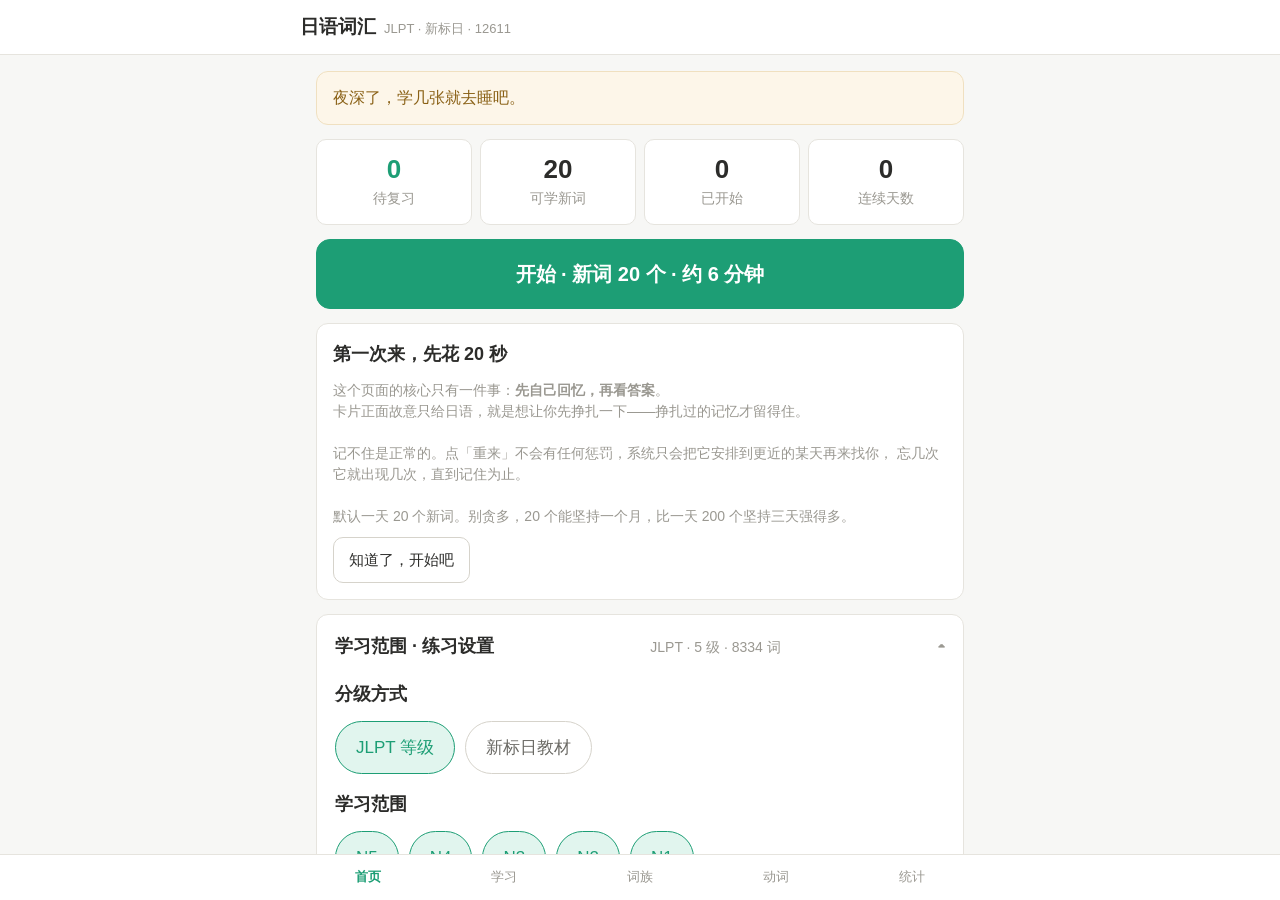
<file: jp/index.html>
<!DOCTYPE html>
<html lang="zh-CN">
<head>
<meta charset="utf-8">
<meta name="viewport" content="width=device-width,initial-scale=1,viewport-fit=cover">
<meta name="theme-color" content="#1d9e75">
<meta name="description" content="日语词汇间隔重复记忆，按 JLPT N5–N1 或新标日教材分册：声调升降线、音读词族、自他动词成对、例句朗读。纯本地运行，进度存在浏览器里。">
<title>日语词汇 · 间隔重复</title>
<link rel="manifest" href="manifest.json">
<!-- iOS 加到主屏幕后全屏运行（本地 file:// 打开时这几行会被忽略，无副作用） -->
<meta name="apple-mobile-web-app-capable" content="yes">
<meta name="apple-mobile-web-app-status-bar-style" content="default">
<meta name="apple-mobile-web-app-title" content="日语词汇">
<link rel="apple-touch-icon" href="icons/icon-180.png">
<link rel="icon" href="icons/icon-192.png">
<link rel="stylesheet" href="style.css">
</head>
<body>

<header class="topbar">
  <div class="brand">日语词汇<span class="sub">JLPT · 新标日 · 12611</span></div>
  <div class="streak" id="streakBox"></div>
</header>

<main>
  <!-- 首页 -->
  <section id="view-home" class="view">
    <div class="hello hidden" id="hello"></div>
    <div class="metrics" id="metrics"><div class="metric"><div class="l">词库加载中…</div></div></div>
    <button class="primary big" id="btnStart" disabled>准备中…</button>

    <div class="panel hidden" id="welcome">
      <h2>第一次来，先花 20 秒</h2>
      <p class="note">
        这个页面的核心只有一件事：<b>先自己回忆，再看答案</b>。<br>
        卡片正面故意只给日语，就是想让你先挣扎一下——挣扎过的记忆才留得住。<br><br>
        记不住是正常的。点「重来」不会有任何惩罚，系统只会把它安排到更近的某天再来找你，
        忘几次它就出现几次，直到记住为止。<br><br>
        默认一天 20 个新词。别贪多，20 个能坚持一个月，比一天 200 个坚持三天强得多。
      </p>
      <div class="foot" style="justify-content:flex-start">
        <button class="mini" id="btnWelcomeOk">知道了，开始吧</button>
      </div>
    </div>

    <details class="panel" id="setupPanel">
      <summary>学习范围 · 练习设置<span class="sh" id="setupHint"></span></summary>
      <div class="pbody">
      <h2>分级方式</h2>
      <div class="levels" id="gradingPick"></div>
      <h2 class="mt">学习范围</h2>
      <div class="levels" id="levelPick"></div>
      <p class="note" id="poolNote"></p>
      <h2 class="mt">练习方向</h2>
      <div class="levels" id="modePick"></div>
      <h2 class="mt">自动朗读</h2>
      <div class="levels" id="speakPick"></div>
      <label class="field">
        <span>每日新词上限</span>
        <input type="number" id="newPerDay" min="0" max="100" step="5" value="20">
      </label>
      <label class="field">
        <span>目标保留率</span>
        <input type="range" id="retention" min="80" max="97" step="1" value="90">
        <em id="retentionVal">90%</em>
      </label>
      <div class="search">
        <input type="search" id="homeSearch" placeholder="查词：输入日语汉字或假名">
        <button class="mini" id="btnSearch">打开</button>
      </div>
      <p class="note">卡片顺序按“先复习、后新词”。<br>
        产出练习比认读更费劲、记得更牢，但会拖慢进度——建议混着用。<br>
        认读时选「出现就读」会把读音提前告诉你，想练“见汉字想读音”就留着「翻面后读」。</p>
      </div>
    </details>

    <div class="panel">
      <h2>掌握度分布</h2>
      <div class="bars" id="mastery"></div>
    </div>
  </section>

  <!-- 学习 -->
  <section id="view-study" class="view hidden">
    <div class="studybar">
      <div class="pill" id="queueInfo"></div>
      <div class="pill ghost" id="cardState"></div>
    </div>
    <div class="prog"><i id="progFill"></i></div>

    <div class="card" id="card">
      <div class="card-top">
        <span class="tag" id="cLevel"></span>
        <button class="mini" id="btnSpeak">朗读</button>
      </div>
      <div class="word" id="cWord"></div>
      <div class="kana" id="cKana"></div>
      <div class="pitch" id="cPitch"></div>
      <div class="hint" id="cHint">先在脑中说出中文意思</div>
    </div>

    <div id="answer" class="answer hidden">
      <div class="zh" id="cZh"></div>
      <div class="chips" id="cPos"></div>
      <div class="block hidden" id="bFam">
        <h3>音读词族</h3>
        <div id="cFam"></div>
      </div>
      <div class="block hidden" id="bPair">
        <h3>自他动词</h3>
        <div id="cPair"></div>
      </div>
      <div class="block hidden" id="bEx">
        <h3>例句</h3>
        <div class="ex-ja" id="cExJa"></div>
        <div class="ex-zh" id="cExZh"></div>
        <button class="mini" id="btnSpeakEx">朗读例句</button>
      </div>
      <div class="block hidden" id="bEn">
        <h3>英文释义</h3>
        <div id="cEn"></div>
      </div>
    </div>

    <div class="actions" id="actions">
      <button class="primary" id="btnShow">显示答案</button>
    </div>
    <div class="ratings hidden" id="ratings"></div>
    <div class="foot">
      <button class="mini" id="btnUndo">撤销</button>
      <button class="mini ghost" id="btnBur">暂停</button>
      <button class="mini ghost" id="btnSkip">跳过</button>
      <button class="mini ghost" id="btnStop">今天到这</button>
    </div>
  </section>

  <!-- 词族 -->
  <section id="view-fam" class="view hidden">
    <div class="panel tight">
      <input type="search" id="famSearch" placeholder="搜索汉字，如 経 / 気">
      <div class="filter" id="famFilter"></div>
    </div>
    <div id="famList" class="list"></div>
  </section>

  <!-- 自他动词 -->
  <section id="view-pairs" class="view hidden">
    <div class="panel tight">
      <input type="search" id="pairSearch" placeholder="搜索动词，如 上がる">
    </div>
    <p class="note">自动词表示“自然发生”，他动词表示“有人去做”，成对记一次记两个。</p>
    <div id="pairList" class="list"></div>
  </section>

  <!-- 统计 -->
  <section id="view-stats" class="view hidden">
    <div class="panel">
      <h2>复习热力图（近 16 周）</h2>
      <div class="heat" id="heat"></div>
    </div>
    <div class="panel">
      <h2>累计</h2>
      <div class="metrics" id="statsMetrics"></div>
    </div>
    <div class="panel">
      <h2>未来 7 天要复习的量</h2>
      <div class="fc" id="forecast"></div>
      <p class="note" id="fcNote"></p>
    </div>
    <div class="panel">
      <h2>最难记住的词</h2>
      <p class="note" style="margin:0 0 10px">按「遗忘次数 + 记忆难度」排出来的，点一个直接开始练。</p>
      <div class="leech" id="leech"></div>
    </div>
    <div class="panel">
      <h2>数据</h2>
      <p class="note" id="srcNote"></p>
      <div class="foot" style="justify-content:flex-start">
        <button class="mini" id="btnExport">导出进度</button>
        <button class="mini" id="btnImport">导入进度</button>
        <button class="mini ghost" id="btnReset">清空学习进度</button>
      </div>
      <input type="file" id="fileImport" accept="application/json,.json" class="hidden">
      <p class="note">进度只存在这台浏览器里。清缓存会丢，建议每隔一阵导出一份。</p>
    </div>
  </section>
</main>

<nav class="tabbar">
  <button data-v="home" class="on">首页</button>
  <button data-v="study">学习</button>
  <button data-v="fam">词族</button>
  <button data-v="pairs">动词</button>
  <button data-v="stats">统计</button>
</nav>

<div id="toast" class="toast hidden"></div>
<script src="js/fsrs.js" charset="utf-8"></script>
<script src="js/app.js" charset="utf-8"></script>
<script>
/* Service Worker：仅网页版注册（file:// 下会抛错，这里按协议过滤掉）。
   它只做离线缓存，注册失败也不影响应用本身。 */
if ("serviceWorker" in navigator && /^https?:$/.test(location.protocol)) {
  addEventListener("load", () => navigator.serviceWorker.register("sw.js").catch(() => {}));
}
</script>
</body>
</html>
</file>
<file: jp/style.css>
:root{
  --bg:#f7f7f5; --surface:#fff; --line:#e6e4de; --line2:#d6d3cb;
  --ink:#2c2c2a; --ink2:#6b6a65; --ink3:#9a9891;
  --accent:#1d9e75; --accent-soft:#e1f5ee;
  --warn:#ba7517; --danger:#a32d2d; --info:#185fa5; --info-soft:#e6f1fb;
  --r:12px;
}
*{box-sizing:border-box;-webkit-tap-highlight-color:transparent}
html,body{margin:0;padding:0}
:root{accent-color:var(--accent)}          /* 滑块/勾选框统一成主题绿，不再出现系统蓝 */
:focus-visible{outline:2px solid var(--accent);outline-offset:2px}
/* 三段式骨架：顶栏 / 可滚动内容 / 底部 tab —— 学习页把操作按钮钉在底栏上方，
   评分时不用把答案页滚到底才够得着按钮（手机端的核心诉求） */
body{
  background:var(--bg); color:var(--ink);
  font:18px/1.6 -apple-system,"Segoe UI","Hiragino Sans","Noto Sans JP","PingFang SC","Microsoft YaHei",sans-serif;
  height:100vh;      /* 老浏览器兜底 */
  height:100dvh;     /* 手机地址栏收起/展开也不跳版 */
  display:flex;flex-direction:column;overflow:hidden;
}
.hidden{display:none !important}

.topbar{
  flex:none;background:var(--surface);
  border-bottom:1px solid var(--line); padding:12px 16px;
  display:flex;align-items:center;justify-content:space-between;
}
.brand{font-size:19px;font-weight:600}
.brand .sub{font-size:13px;color:var(--ink3);font-weight:400;margin-left:8px}
.streak{font-size:16px;color:var(--ink2)}

main{flex:1;min-height:0;overflow-y:auto;overflow-x:hidden;-webkit-overflow-scrolling:touch;
  width:100%;max-width:680px;margin:0 auto}
.view{padding:16px;animation:fade .18s ease}
/* 学习页要求严格一屏：padding 计入 border-box，height:100% 正好填满不产生滚动 */
@keyframes fade{from{opacity:0;transform:translateY(4px)}to{opacity:1;transform:none}}

.panel{background:var(--surface);border:1px solid var(--line);border-radius:var(--r);padding:16px;margin-bottom:14px}
.panel.tight{padding:12px}
.panel h2{margin:0 0 12px;font-size:18px;font-weight:600}
.panel h3{margin:0 0 6px;font-size:14px;font-weight:600;color:var(--ink3);letter-spacing:.02em}
.note{font-size:14px;color:var(--ink3);margin:8px 0 0;line-height:1.5}

/* 手机端把整块设置折叠起来，首页一眼看完：状态数字 + 开始按钮 + 掌握度 */
details.panel{padding:0}
details.panel summary{list-style:none;display:flex;align-items:center;justify-content:space-between;
  gap:10px;padding:17px 18px;font-size:18px;font-weight:600;cursor:pointer;border-radius:var(--r)}
details.panel summary::-webkit-details-marker{display:none}
details.panel summary::after{content:"▾";color:var(--ink3);font-size:15px;transition:transform .15s}
details.panel[open] summary::after{transform:rotate(180deg)}
details.panel summary .sh{font-size:14px;font-weight:400;color:var(--ink3);
  overflow:hidden;text-overflow:ellipsis;white-space:nowrap}
details.panel .pbody{padding:2px 18px 18px}

.metrics{display:grid;grid-template-columns:repeat(4,minmax(0,1fr));gap:8px;margin-bottom:14px}
.metric{background:var(--surface);border:1px solid var(--line);border-radius:10px;padding:14px 8px;text-align:center}
.metric .n{font-size:26px;font-weight:600;line-height:1.2}
.metric .l{font-size:14px;color:var(--ink3);margin-top:2px}
.metric.hl .n{color:var(--accent)}

button{font:inherit;cursor:pointer;border-radius:12px;border:1px solid var(--line2);background:transparent;color:var(--ink);padding:13px 18px}
button.primary{background:var(--accent);border-color:var(--accent);color:#fff}
button.primary:disabled{opacity:.55;cursor:wait}
button.primary:active{opacity:.85}
button.big{width:100%;padding:18px;font-size:20px;font-weight:600;margin-bottom:14px;border-radius:14px}
button.mini{padding:10px 15px;font-size:15px;border-radius:10px}
button.ghost{border-color:var(--line);color:var(--ink3)}
button:disabled{opacity:.4;cursor:default}
input,select,textarea{font-size:17px}   /* iOS：输入框字号 <16 聚焦时会自动放大整页 */

.levels{display:flex;gap:10px;flex-wrap:wrap;margin-bottom:12px}
.chip{font-size:17px;padding:12px 20px;border-radius:999px;border:1px solid var(--line2);background:transparent;color:var(--ink2)}
.chip.on{background:var(--accent-soft);border-color:var(--accent);color:var(--accent);font-weight:500}
.chip.sm{font-size:14px;padding:6px 12px;background:var(--bg);border-color:var(--line);color:var(--ink3)}

.field{display:flex;align-items:center;gap:10px;margin-top:14px;font-size:16px}
.field span{width:104px;color:var(--ink2);flex:none}
.field input[type=number]{width:84px;padding:10px;border:1px solid var(--line2);border-radius:8px;font:inherit;background:var(--surface)}
.field input[type=range]{flex:1;appearance:none;-webkit-appearance:none;height:22px;background:transparent}
.field input[type=range]::-webkit-slider-runnable-track{height:6px;border-radius:3px;background:var(--line)}
.field input[type=range]::-webkit-slider-thumb{appearance:none;-webkit-appearance:none;width:18px;height:18px;
  border-radius:50%;background:var(--surface);border:2px solid var(--accent);margin-top:-6px}
.field input[type=range]::-moz-range-track{height:6px;border-radius:3px;background:var(--line)}
.field input[type=range]::-moz-range-thumb{width:16px;height:16px;border-radius:50%;
  background:var(--surface);border:2px solid var(--accent)}
.field em{font-style:normal;font-size:12px;color:var(--ink3);width:36px;text-align:right}

.mt{margin-top:16px !important}
.search{display:flex;gap:8px;margin-top:14px}
.search input{flex:1;margin:0}
.bars{display:flex;flex-direction:column;gap:10px}
.bar{display:flex;align-items:center;gap:10px;font-size:14px}
.bar .bl{width:78px;color:var(--ink2);flex:none}
.bar .bt{flex:1;height:10px;background:var(--bg);border-radius:5px;overflow:hidden}
.bar .bf{height:100%;background:var(--accent);border-radius:5px}
.bar .bv{width:44px;text-align:right;color:var(--ink3);flex:none}

/* 学习卡：整页一屏 —— studybar/进度条固定在上，操作按钮固定在下，
   中间卡片+答案区瓜分剩余空间；答案内容长时只在自己的框里滚 */
#view-study{height:100%;display:flex;flex-direction:column}
.studybar{display:flex;gap:8px;margin-bottom:10px;flex:none}
/* 本次队列进度 */
.prog{height:4px;background:var(--line);border-radius:2px;overflow:hidden;margin:-4px 0 12px;flex:none}
.prog i{display:block;height:100%;width:0;background:var(--accent);border-radius:2px;transition:width .25s ease}

/* 未来 7 天到期预测 */
.fc{display:flex;align-items:flex-end;gap:6px;height:104px}
.fc .col{flex:1;min-width:0;display:flex;flex-direction:column;justify-content:flex-end;align-items:center;height:100%}
.fc .col b{font-size:11px;color:var(--ink2);font-weight:500;margin-bottom:4px;line-height:1}
.fc .col i{width:100%;display:block;background:var(--accent);border-radius:4px 4px 0 0;min-height:2px}
.fc .col.zero i{background:var(--line)}
.fc .col em{font-size:11px;color:var(--ink3);font-style:normal;margin-top:6px;line-height:1;white-space:nowrap}
.fc .col.today em{color:var(--accent);font-weight:600}

/* 「最难记住的词」榜 */
.leech{display:flex;flex-direction:column;gap:2px}
.lk{display:flex;align-items:center;gap:10px;width:100%;padding:9px 8px;border:0;border-radius:8px;
  background:transparent;text-align:left;color:var(--ink)}
.lk:hover,.lk:focus-visible{background:var(--bg)}
.lk .n{width:16px;flex:none;font-size:12px;color:var(--ink3)}
.lk .w3{flex:none;min-width:76px;font-size:19px;font-weight:500}
.lk .k3{flex:none;min-width:60px;font-size:12px;color:var(--ink3)}
.lk .z3{flex:1;min-width:0;font-size:14px;color:var(--ink2);
  overflow:hidden;text-overflow:ellipsis;white-space:nowrap}
.lk .badge{flex:none;font-size:13px;padding:3px 9px;border-radius:999px;background:#faeeda;color:var(--warn)}
@media (max-width:400px){ .lk .k3{display:none} }
.pill{font-size:15px;padding:6px 14px;border-radius:999px;background:var(--surface);border:1px solid var(--line);color:var(--ink2)}
.pill.ghost{border-color:transparent;background:transparent;color:var(--ink3)}

.card{background:var(--surface);border:1px solid var(--line);border-radius:var(--r);padding:16px;text-align:center;
  flex:none;min-height:150px;display:flex;flex-direction:column;justify-content:center;overflow:hidden}
.card-top{display:flex;justify-content:space-between;align-items:center;margin-bottom:6px}
.tag{font-size:14px;padding:5px 12px;border-radius:999px;background:var(--info-soft);color:var(--info)}
/* 大词按屏宽自适应：390px 屏约 52px，长词自动折行不裁字 */
.word{font-size:clamp(44px,13.5vw,60px);font-weight:500;line-height:1.3;letter-spacing:.02em;overflow-wrap:break-word}
.word.prod{font-size:clamp(30px,8.5vw,38px);line-height:1.5;color:var(--ink)}
.play{padding:15px 30px;font-size:20px;border-radius:999px;border:1px solid var(--accent);
  color:var(--accent);background:var(--accent-soft)}
input.edit{width:100%;padding:12px;border:1px solid var(--line2);border-radius:8px;
  font:inherit;background:var(--surface);color:var(--ink);margin-bottom:8px}
.kana{font-size:23px;color:var(--ink2);margin-top:6px}
.pitch{margin:8px auto 2px;min-height:50px}
.hint{font-size:15px;color:var(--ink3);margin-top:8px}

/* 答案区：吃掉卡片和底部按钮之间的全部剩余空间、只在自己框内滚 ——
   卡片保持自然高度（永不被裁），按钮由 margin-top:auto 钉在底部 */
.answer{background:var(--surface);border:1px solid var(--line);border-radius:var(--r);padding:16px;margin-top:12px;
  flex:1 1 0;min-height:0;overflow-y:auto;-webkit-overflow-scrolling:touch}
.zh{font-size:28px;font-weight:500;margin-bottom:8px;display:flex;align-items:center;gap:8px;flex-wrap:wrap}
.zh button{margin-left:auto}
.mine{font-size:13px;font-style:normal;padding:3px 9px;border-radius:999px;
  background:var(--accent-soft);color:var(--accent)}
.chips{display:flex;gap:6px;flex-wrap:wrap;margin-bottom:10px}
.block{border-top:1px solid var(--line);padding-top:12px;margin-top:12px;font-size:16px}
.famline{font-size:15px;color:var(--ink2);line-height:1.9}
.famline b{font-weight:600;color:var(--ink)}
.ex-ja{font-size:18px;line-height:1.7}
.ex-zh{font-size:15px;color:var(--ink3);margin-top:2px}

/* 队列跑完的小结 */
.done{text-align:center}
.done .dt{font-size:24px;font-weight:600}
.done .ds{font-size:15px;color:var(--ink3);margin-top:8px;line-height:1.7}
.done .dg{display:flex;gap:8px;justify-content:center;flex-wrap:wrap;margin-top:14px}
.done .dg span{font-size:14px;padding:6px 14px;border-radius:999px;background:var(--bg);color:var(--ink2)}
.done .advice{margin-top:16px;padding:14px 16px;border-radius:10px;text-align:left;
  background:var(--accent-soft);font-size:15px;line-height:1.7;color:#17614a}
.done .advice b{font-weight:600}
.done .advice button{margin-top:10px;display:block}

/* margin-top:auto：翻面前答案区隐藏，这行把「显示答案」连同底部按钮吸到屏幕底 */
.actions{margin-top:auto;flex:none}
.actions .primary{width:100%;padding:18px;font-size:20px;font-weight:600;border-radius:14px}
/* 翻面后答案区 flex-grow 吃掉剩余空间，评分按钮自然落在底部 */
.ratings{display:grid;grid-template-columns:repeat(4,minmax(0,1fr));gap:10px;margin-top:12px;flex:none}
.rate{padding:16px 4px;text-align:center;border:2px solid var(--line2);background:var(--surface);border-radius:14px}
.rate .rt{font-size:20px;font-weight:600;display:block}
.rate .ri{font-size:13px;color:var(--ink3);margin-top:4px;display:block}
.rate[data-r="1"]{border-color:#e8b4b4}.rate[data-r="1"] .rt{color:var(--danger)}
.rate[data-r="2"]{border-color:#e8cfae}.rate[data-r="2"] .rt{color:var(--warn)}
.rate[data-r="3"]{border-color:var(--accent)}.rate[data-r="3"] .rt{color:var(--accent)}
.rate[data-r="4"]{border-color:#a8c8ee}.rate[data-r="4"] .rt{color:var(--info)}
.foot{display:flex;gap:10px;justify-content:center;flex-wrap:wrap;margin-top:10px;flex:none}

/* 首页那句问候，随情境变 */
.hello{background:var(--accent-soft);border:1px solid #cfe9de;border-radius:var(--r);
  padding:13px 16px;margin-bottom:14px;font-size:16px;line-height:1.6;color:#17614a}
.hello b{font-weight:600}
.hello.warm{background:#fdf6e9;border-color:#f0e0c0;color:#8a6116}

/* 列表 */
input[type=search]{width:100%;padding:12px 14px;border:1px solid var(--line2);border-radius:10px;font:inherit;background:var(--surface);color:var(--ink)}
.filter{display:flex;gap:6px;margin-top:10px;flex-wrap:wrap}
.list{display:flex;flex-direction:column;gap:10px}
.item{background:var(--surface);border:1px solid var(--line);border-radius:var(--r);padding:14px}
.item .hd{display:flex;align-items:baseline;gap:10px;margin-bottom:8px}
.item .kc{font-size:30px;font-weight:500;line-height:1}
.item .rd{font-size:13px;color:var(--ink3)}
.item .mn{font-size:14px;color:var(--ink2)}
.ws{display:flex;flex-wrap:wrap;gap:6px;margin-top:8px}
.w{font-size:14px;padding:5px 11px;border-radius:6px;background:var(--bg);color:var(--ink2)}
.w em{font-style:normal;color:var(--ink3);font-size:12px;margin-left:4px}
.prow{display:grid;grid-template-columns:1fr auto 1fr;gap:10px;align-items:center}
.prow .vi,.prow .vt{text-align:center}
.prow .vi .w2,.prow .vt .w2{font-size:21px;font-weight:500}
.prow .vi .k2,.prow .vt .k2{font-size:12px;color:var(--ink3);display:block}
.prow .vi .lb,.prow .vt .lb{font-size:11px;padding:2px 7px;border-radius:999px;display:inline-block;margin-bottom:3px}
.prow .vi .lb{background:var(--info-soft);color:var(--info)}
.prow .vt .lb{background:#faeeda;color:var(--warn)}
.prow .ar{color:var(--ink3);font-size:13px}

/* 热力图 */
.heat{display:grid;grid-template-columns:repeat(16,1fr);grid-template-rows:repeat(7,1fr);grid-auto-flow:column;gap:3px}
.heat i{aspect-ratio:1;border-radius:3px;background:var(--bg);display:block}
.heat i[data-l="1"]{background:#c8e6d9}
.heat i[data-l="2"]{background:#7fd0b4}
.heat i[data-l="3"]{background:#3fb38a}
.heat i[data-l="4"]{background:var(--accent)}

.tabbar{
  flex:none;background:var(--surface);
  border-top:1px solid var(--line);display:flex;
  padding-bottom:env(safe-area-inset-bottom);
}
.tabbar button{flex:1;border:0;background:transparent;padding:15px 0;font-size:16px;color:var(--ink3);border-radius:0}
.tabbar button.on{color:var(--accent);font-weight:600}

.toast{position:fixed;left:50%;transform:translateX(-50%);bottom:calc(76px + env(safe-area-inset-bottom));background:var(--ink);color:#fff;
  font-size:15px;padding:11px 20px;border-radius:999px;z-index:40;opacity:.96}
.toast.on{opacity:1}

/* 宽屏（电脑/横屏平板）：把顶栏与底栏也收进 680px 内容列，别让 5 个按钮横跨整屏 */
@media (min-width:720px){
  .topbar,.tabbar{padding-left:max(16px,calc((100% - 680px)/2));
    padding-right:max(16px,calc((100% - 680px)/2))}
  .tabbar button{font-size:13px;padding:12px 0}
  .heat{grid-template-columns:repeat(16,minmax(0,1fr))}
}
</file>
